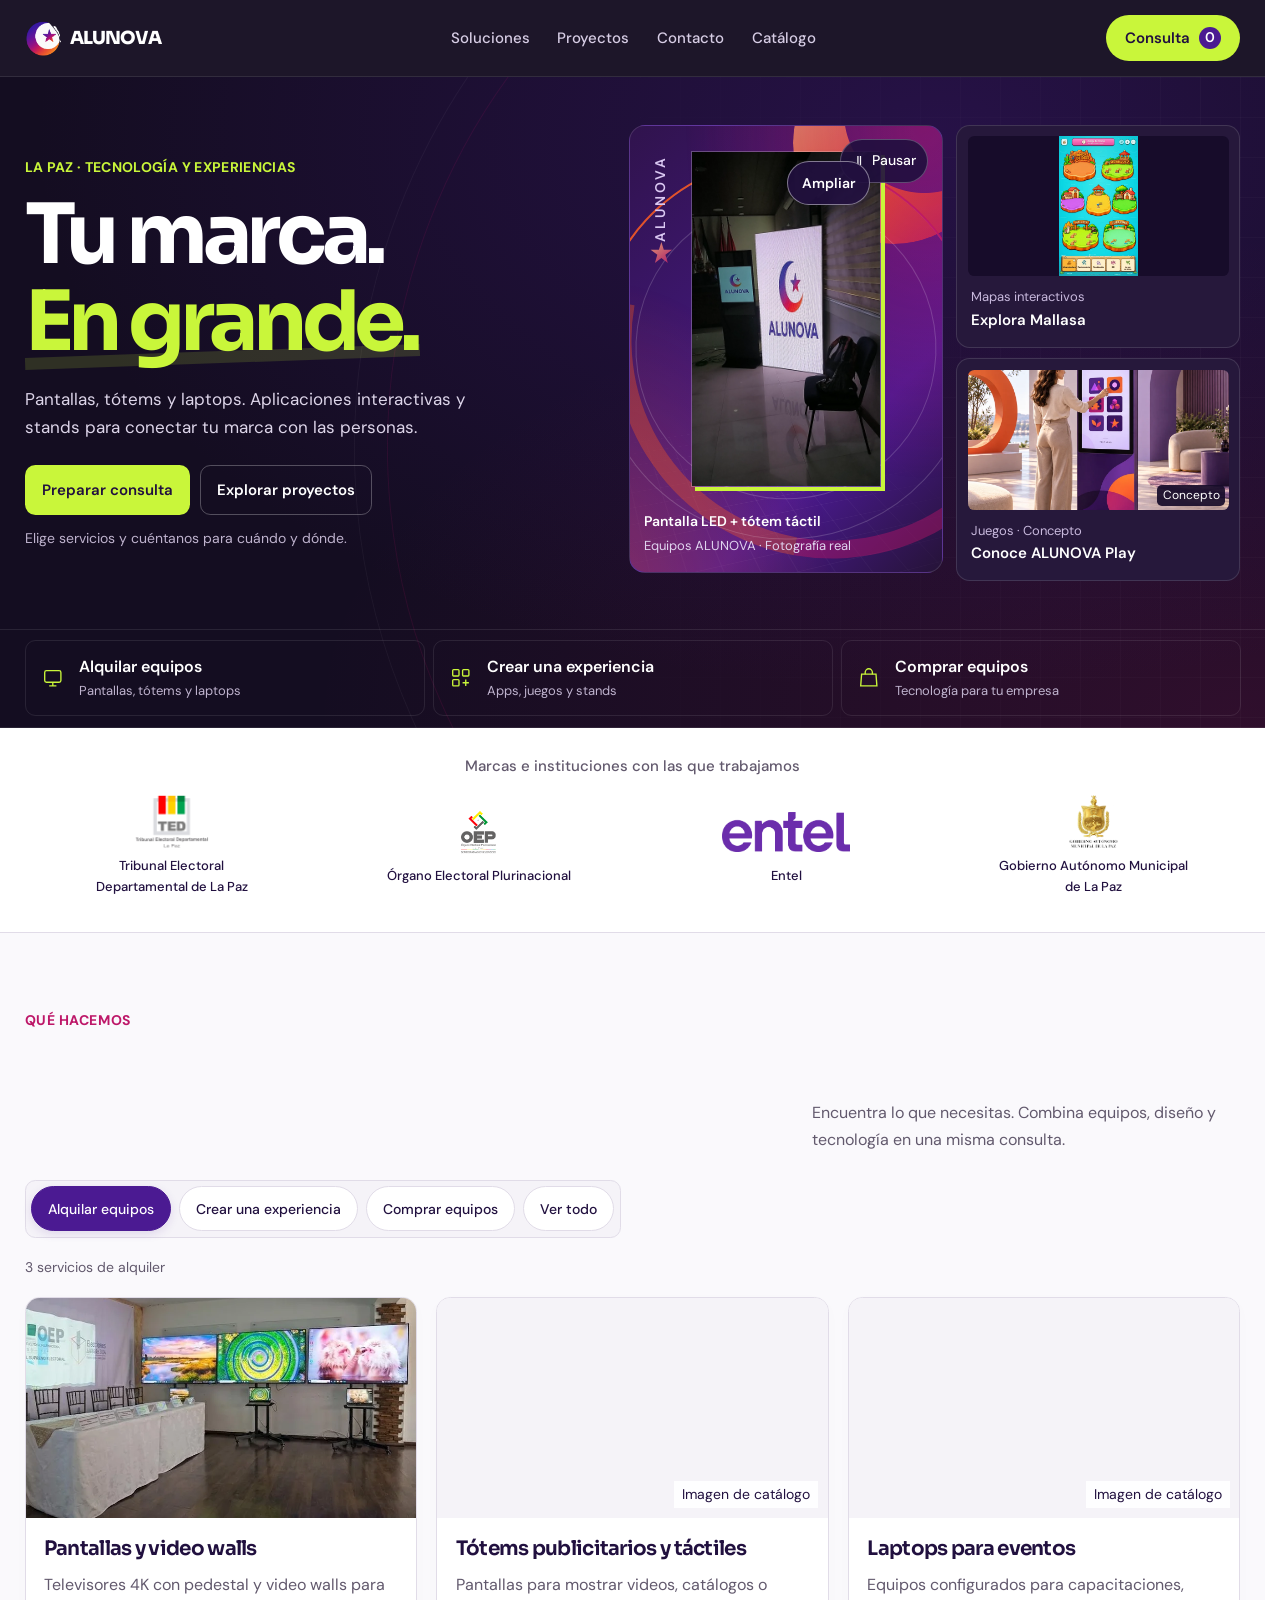
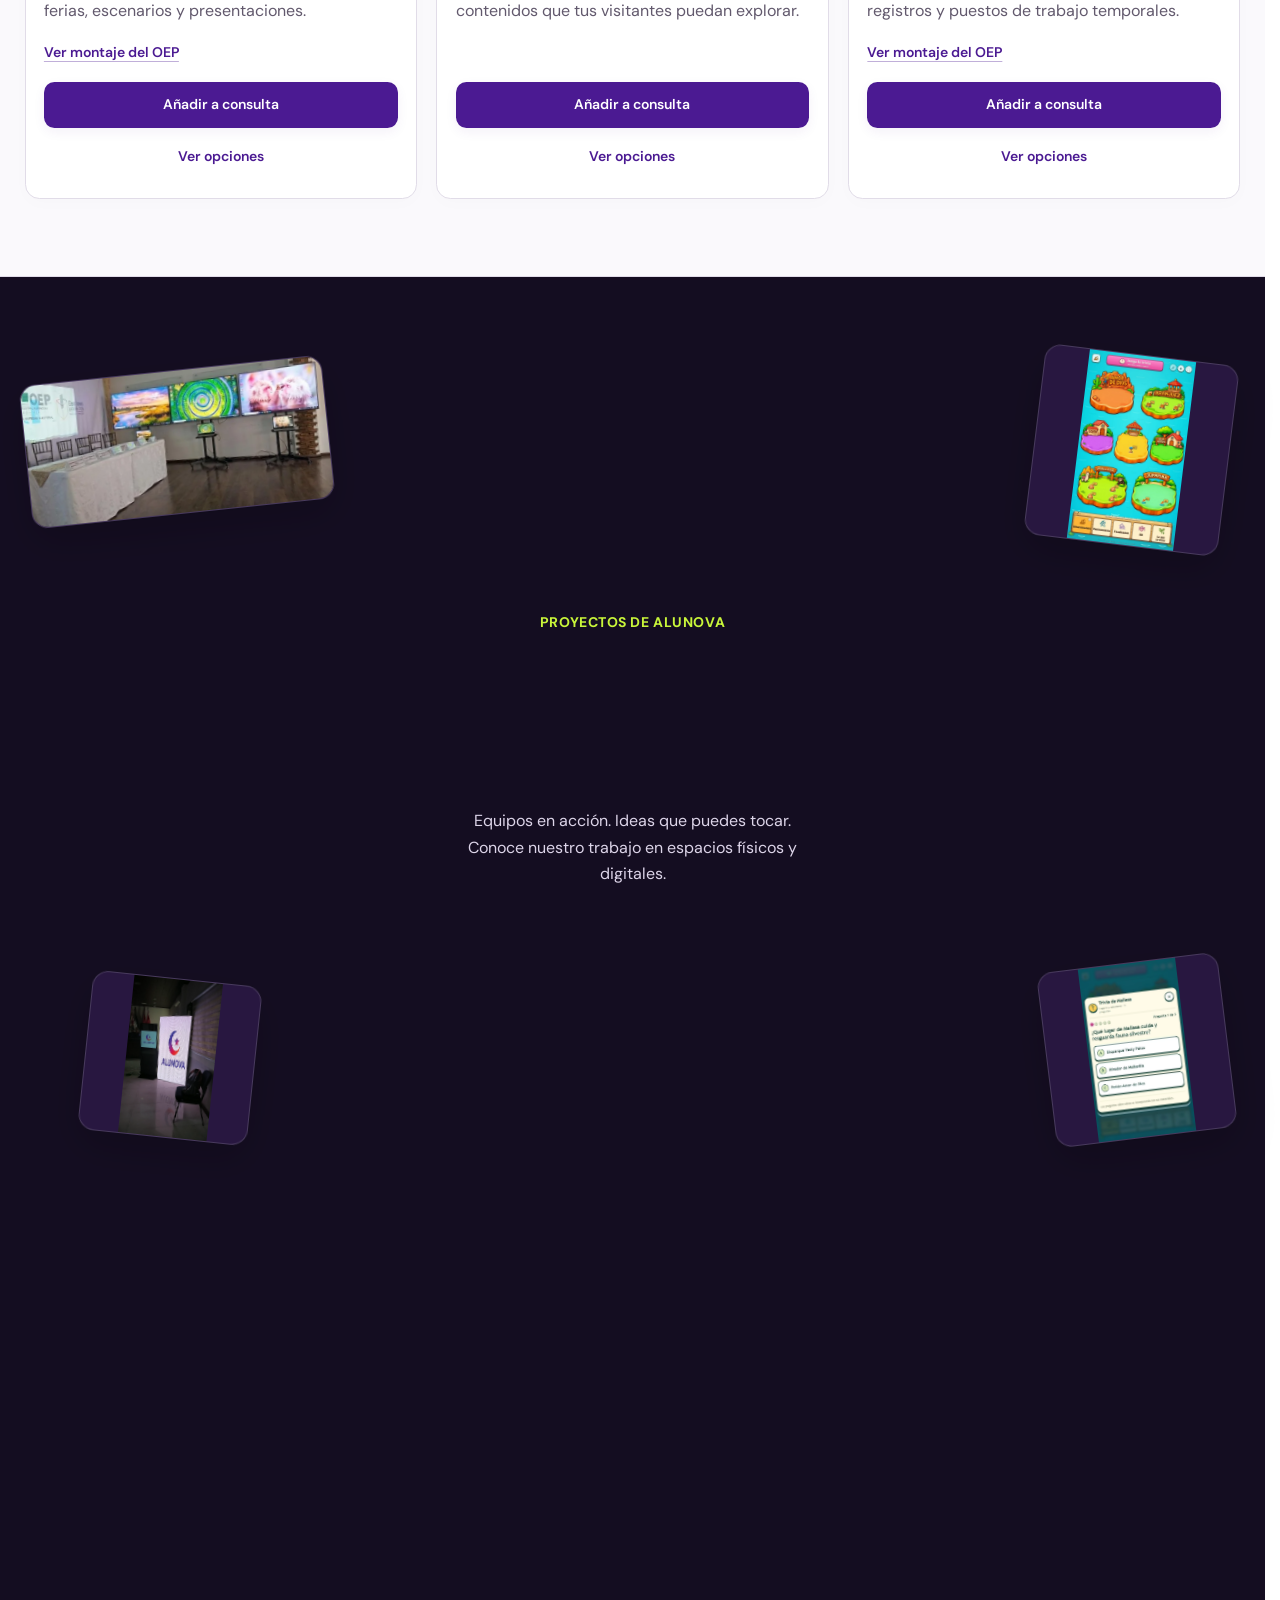
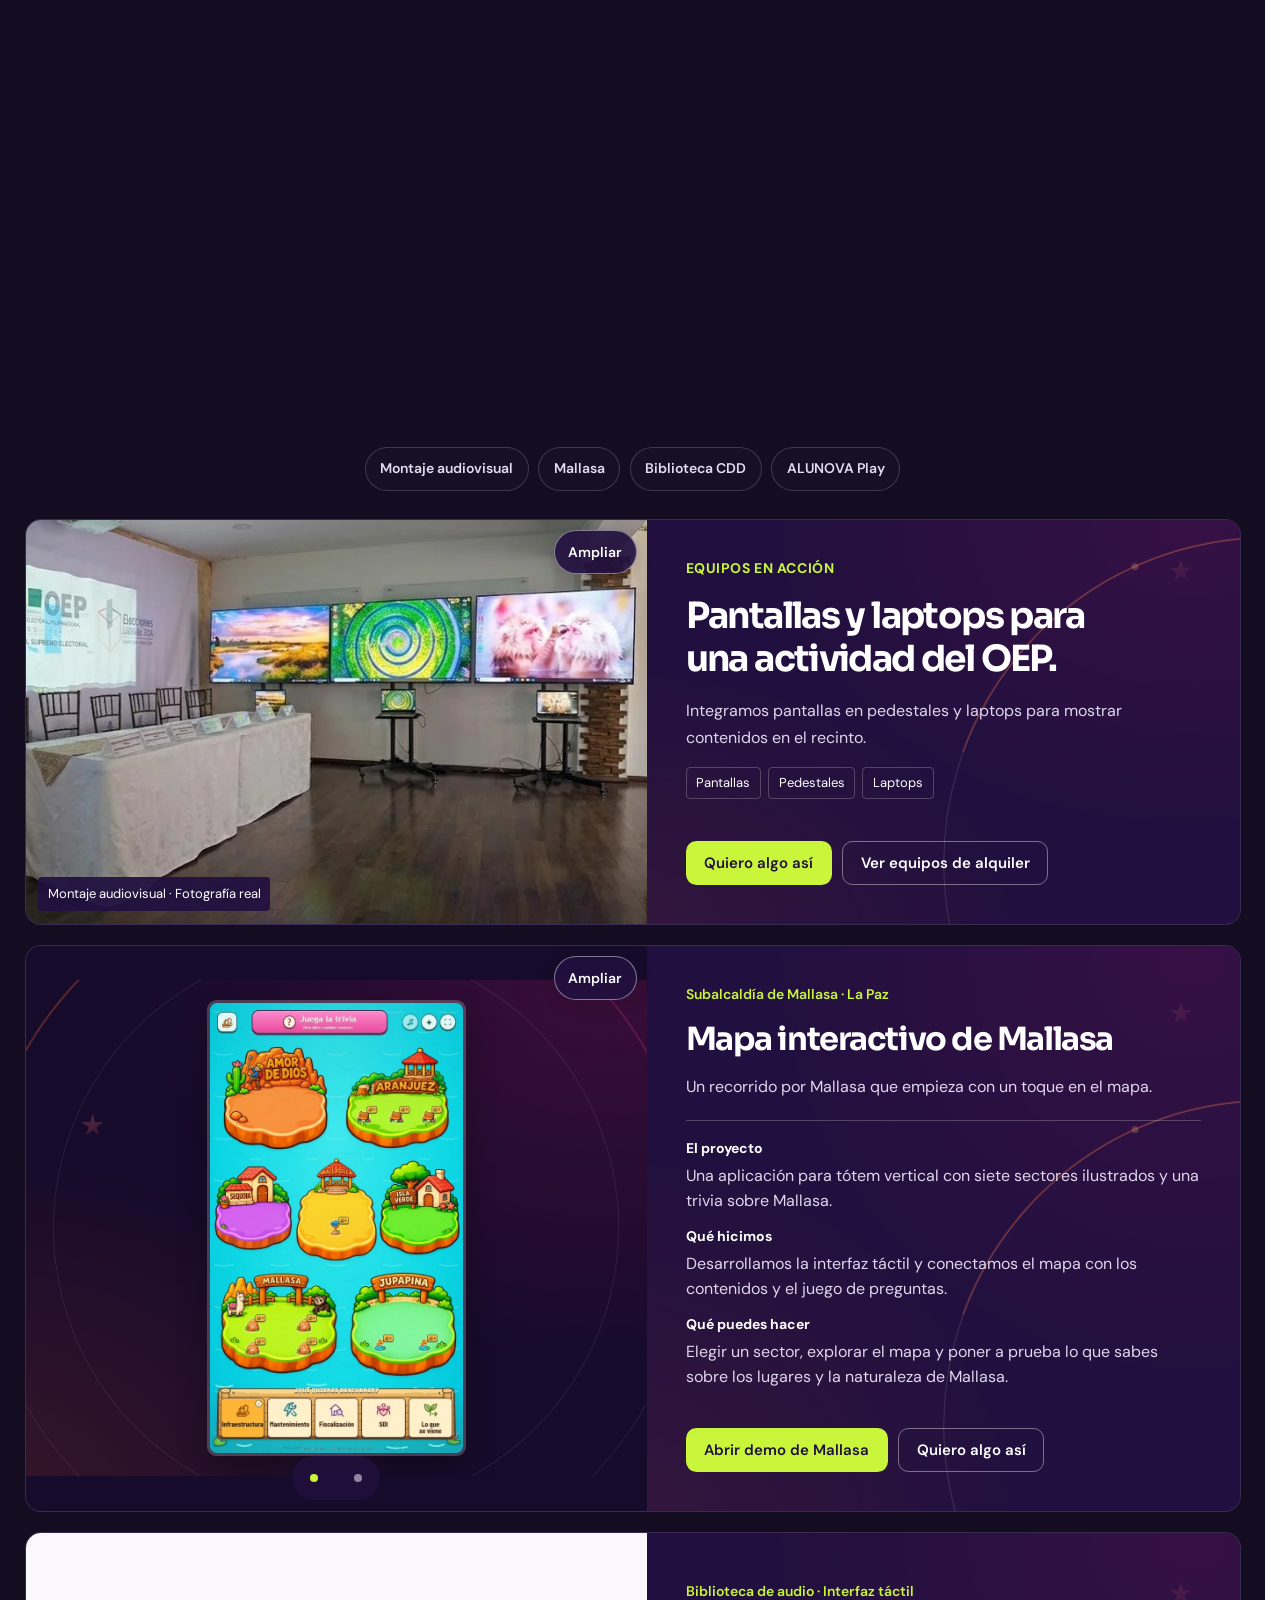
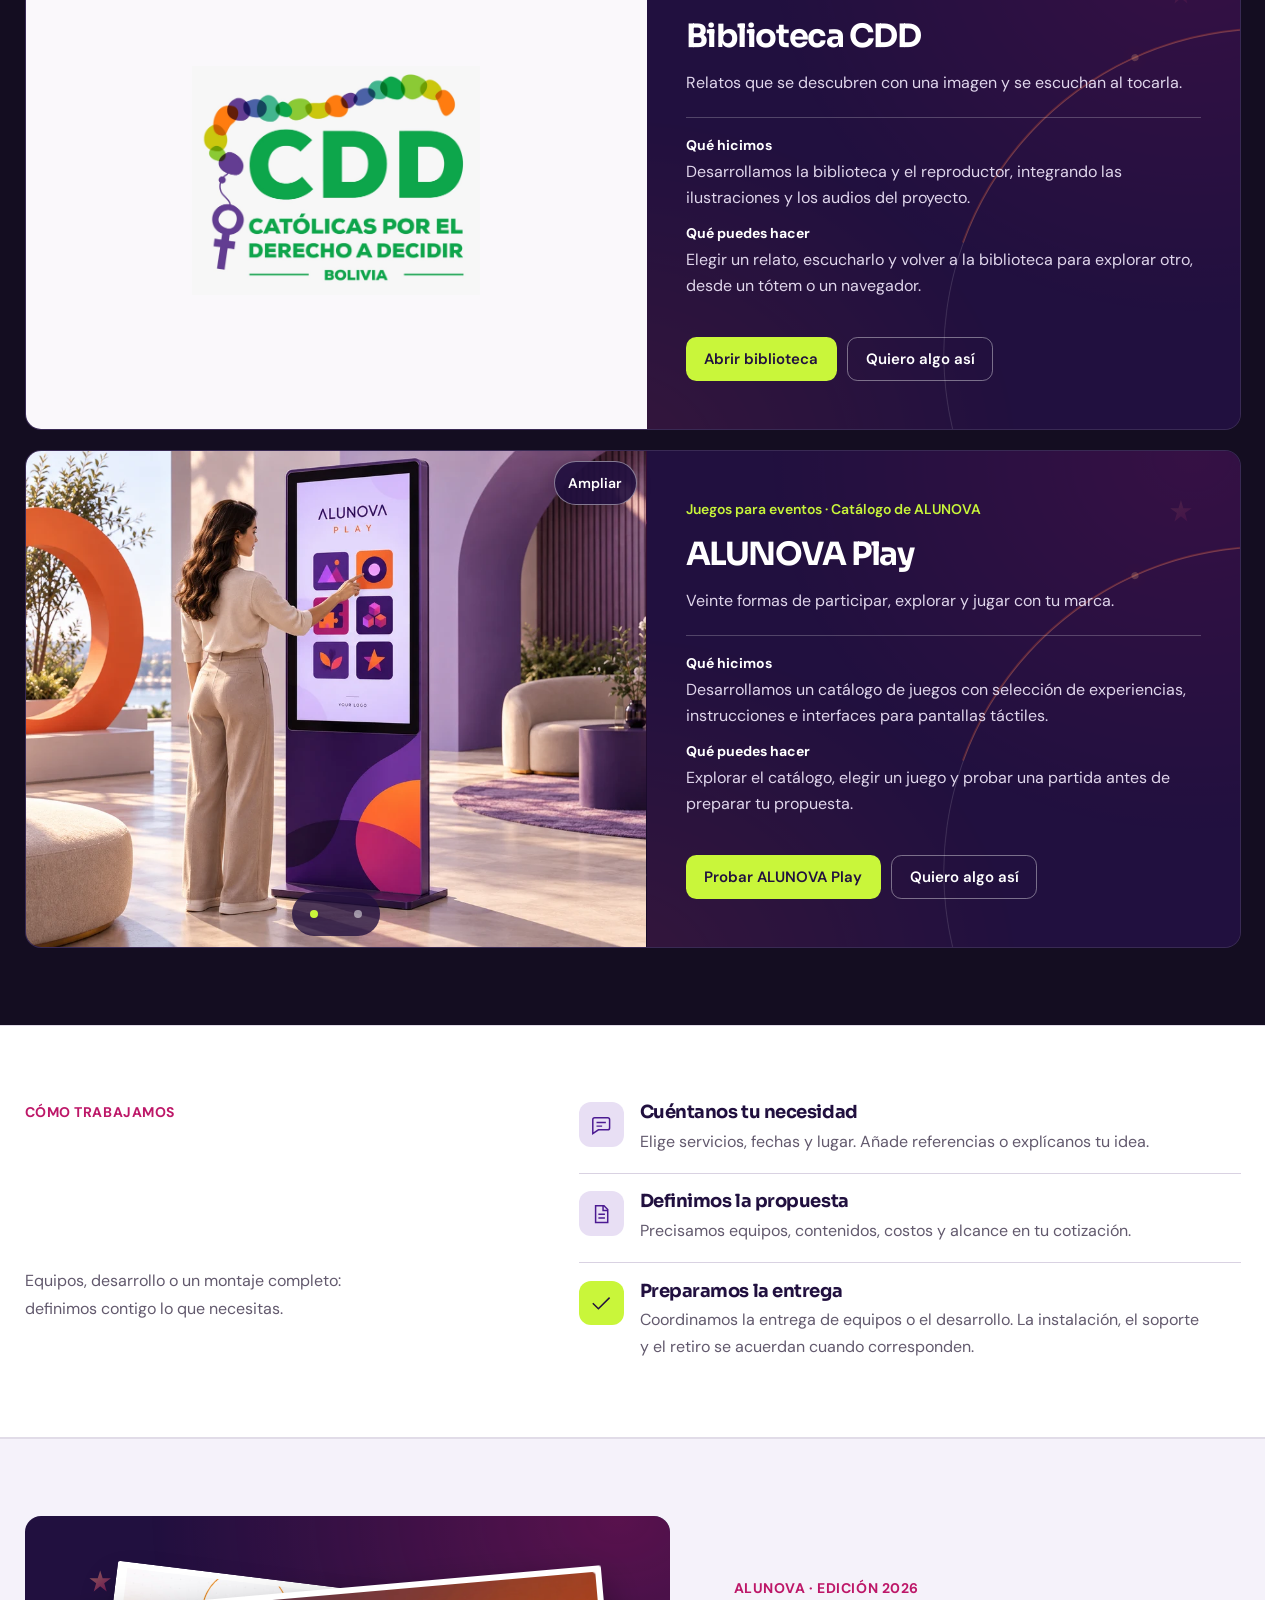
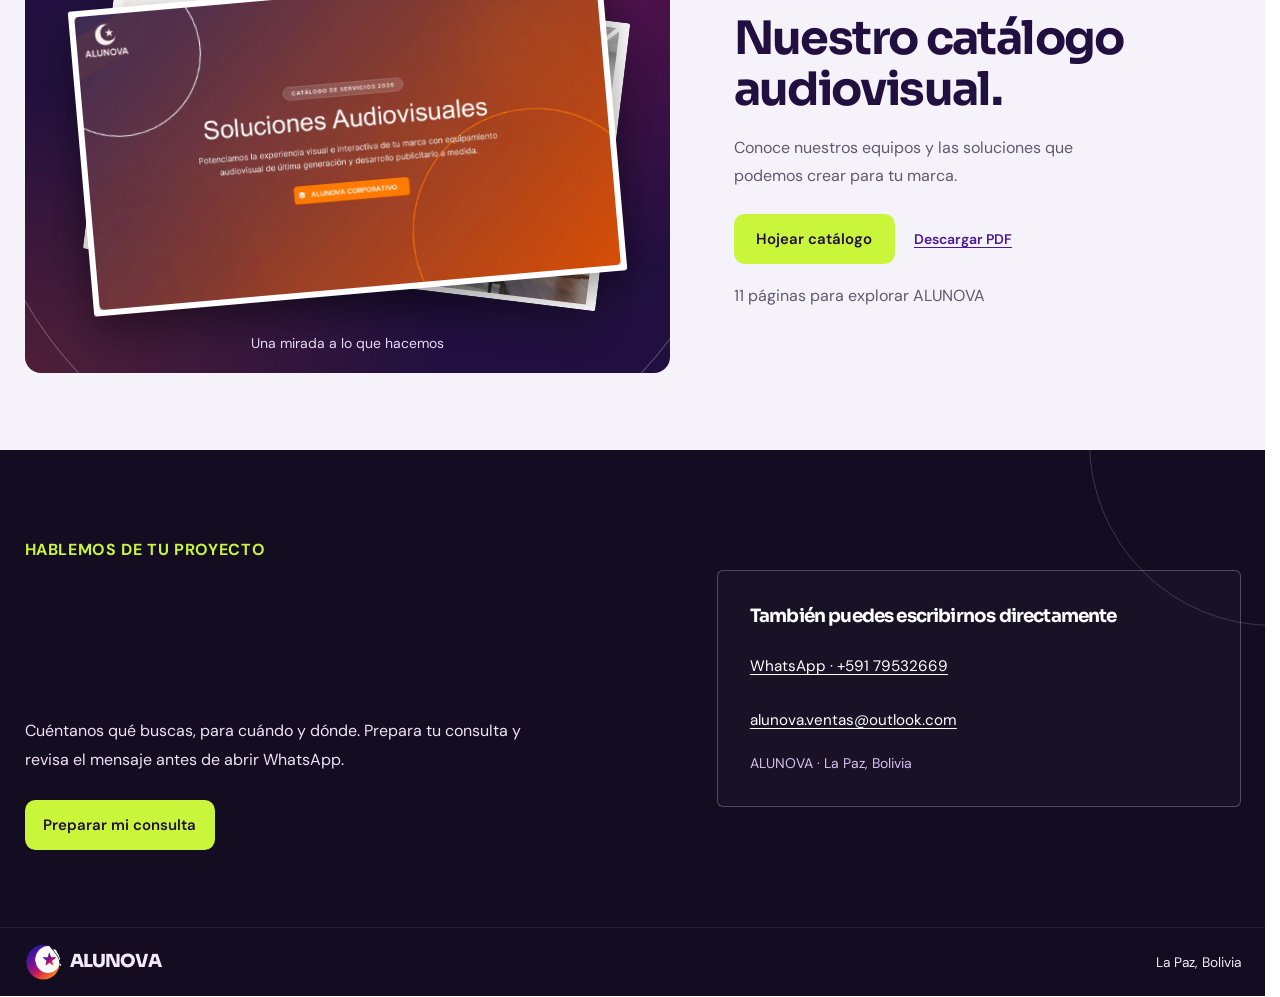
<file: index.html>
<!doctype html>
<html lang="es">
<head>
  <meta charset="utf-8">
  <meta name="viewport" content="width=device-width, initial-scale=1">
  <meta name="theme-color" content="#140d21">
  <title>ALUNOVA | Tecnología, diseño y experiencias</title>
  <meta name="description" content="Alquiler de televisores 4K, tótems táctiles y laptops. Video walls, juegos interactivos, stands y venta de equipos en Bolivia.">
  <link rel="icon" href="img/logo.png" type="image/png">
  <link rel="preload" href="img/fonts/sora-latin-variable.woff2" as="font" type="font/woff2" crossorigin>
  <link rel="preload" href="img/fonts/dm-sans.woff2" as="font" type="font/woff2" crossorigin>
  <link rel="stylesheet" href="css/redesign.css?v=consulta-2026">
  <link rel="stylesheet" href="css/consultas.css?v=consulta-2026">
  <link rel="stylesheet" href="css/proyectos.css?v=portfolio-2026">
  <link rel="stylesheet" href="css/experiencia.css?v=catalogo-editorial-2026">
  <link rel="stylesheet" href="css/catalogo.css?v=editorial-2026">
  <link rel="stylesheet" href="css/consulta.css?v=consulta-adaptativa-2026">
  <link rel="stylesheet" href="css/landing.css?v=sora-dm-2026">
  <link rel="stylesheet" href="css/casos.css?v=casos-unificados-2026">
  <link rel="stylesheet" href="css/ambiente.css?v=interacciones-2026">
  <link rel="stylesheet" href="css/tarjetas-movil.css?v=cartas-2026">
  <link rel="stylesheet" href="css/galerias.css?v=interacciones-2026">
  <link rel="stylesheet" href="css/conexiones.css?v=interacciones-2026">
  <link rel="stylesheet" href="css/lightbox.css?v=interacciones-2026">
  <link rel="stylesheet" href="css/escaparate.css?v=scroll-escenas-20261124">
  <script src="js/mobile-menu.js?v=2" defer></script>
  <script src="js/clientes-carousel.js" defer></script>
  <script src="js/main.js?v=consulta-adaptativa-2026" defer></script>
  <script src="js/proyectos.js?v=interacciones-2026" defer></script>
  <script src="js/experiencia.js?v=scroll-escenas-20261124" defer></script>
  <script src="js/catalogo.js?v=editorial-2026" defer></script>
  <script src="js/ambiente.js?v=interacciones-2026" defer></script>
  <script src="js/tarjetas-movil.js?v=cartas-2026" defer></script>
  <script src="js/lightbox.js?v=interacciones-2026" defer></script>
</head>
<body>
  <a class="skip-link" href="#contenido">Saltar al contenido</a>

  <header class="mega-header">
    <div class="container header-inner">
      <a href="#hero" class="brand" aria-label="ALUNOVA, inicio">
        <img src="img/logo.png" width="36" height="36" alt="">
        <span>ALUNOVA</span>
      </a>
      <nav id="menu-principal" class="site-nav" aria-label="Navegación principal">
        <ul class="nav-list">
          <li><a href="#servicios">Soluciones</a></li>
          <li><a href="#portafolio">Proyectos</a></li>
          <li><a href="#contacto">Contacto</a></li>
          <li><a href="#brochure">Catálogo</a></li>
        </ul>
      </nav>
      <a class="button button-primary header-contact" href="#contacto" data-open-inquiry>Consulta <span class="inquiry-count" data-inquiry-count>0</span></a>
      <button class="hamburguesa" type="button" aria-label="Abrir menú" aria-expanded="false" aria-controls="menu-principal">
        <span></span><span></span>
      </button>
    </div>
  </header>

  <main id="contenido" tabindex="-1">
    <section class="hero" id="hero" aria-labelledby="inicio-titulo">
      <div class="container hero-grid">
        <div class="hero-copy" id="nosotros">
          <p class="eyebrow">La Paz · Tecnología y experiencias</p>
          <h1 id="inicio-titulo">Tu marca.<br><em>En grande.</em></h1>
          <p class="lead">Pantallas, tótems y laptops. Aplicaciones interactivas y stands para conectar tu marca con las personas.</p>
          <div class="actions">
            <a class="button button-lime" href="#contacto" data-open-inquiry>Preparar consulta</a>
            <a class="button button-outline" href="#portafolio">Explorar proyectos</a>
          </div>
          <p class="hero-consult-hint">Elige servicios y cuéntanos para cuándo y dónde.</p>
        </div>
        <div class="hero-showcase" aria-label="Explora equipos y experiencias de ALUNOVA">
        <div class="hero-stage">
          <span class="stage-orbit" aria-hidden="true"></span>
          <span class="stage-word" aria-hidden="true">ALUNOVA</span>
          <figure class="hero-media">
            <img src="img/hero/equipos-alunova.webp" alt="Un tótem táctil y una pantalla LED vertical encendidos con el logo de ALUNOVA" width="900" height="1600" fetchpriority="high">
          </figure>
          <p class="stage-caption">Pantalla LED + tótem táctil <span>Equipos ALUNOVA · Fotografía real</span></p>
        </div>
        <div class="hero-previews">
          <a class="hero-preview hero-preview-map" href="#mallasa">
            <div class="hero-preview-image"><img src="img/aplicaciones/mallasa-mapa.webp" alt="Captura del mapa interactivo de Mallasa" width="576" height="1024" decoding="async"></div>
            <span class="hero-preview-copy"><small>Mapas interactivos</small><strong>Explora Mallasa</strong></span>
          </a>
          <a class="hero-preview hero-preview-play" href="#alunova-play">
            <div class="hero-preview-image"><img src="img/aplicaciones/alunova-play.webp" alt="Visualización conceptual de ALUNOVA Play en un tótem" width="960" height="768" decoding="async"><span class="hero-preview-material">Concepto</span></div>
            <span class="hero-preview-copy"><small>Juegos · Concepto</small><strong>Conoce ALUNOVA Play</strong></span>
          </a>
        </div>
        </div>
      </div>
      <nav class="hero-solutions" aria-label="Explorar soluciones de ALUNOVA">
        <div class="container">
          <a href="#servicios" data-filter-link="alquilar"><svg viewBox="0 0 24 24" fill="none" stroke="currentColor" stroke-width="1.5" aria-hidden="true"><rect x="3" y="4" width="18" height="13" rx="2"/><path d="M8 21h8m-4-4v4"/></svg><span>Alquilar equipos<small>Pantallas, tótems y laptops</small></span></a>
          <a href="#servicios" data-filter-link="crear"><svg viewBox="0 0 24 24" fill="none" stroke="currentColor" stroke-width="1.5" aria-hidden="true"><rect x="3" y="3" width="7" height="7" rx="1"/><rect x="14" y="3" width="7" height="7" rx="1"/><rect x="3" y="14" width="7" height="7" rx="1"/><path d="M14 17.5h7m-3.5-3.5v7"/></svg><span>Crear una experiencia<small>Apps, juegos y stands</small></span></a>
          <a href="#servicios" data-filter-link="comprar"><svg viewBox="0 0 24 24" fill="none" stroke="currentColor" stroke-width="1.5" aria-hidden="true"><path d="M4 8h16l1 13H3L4 8Z"/><path d="M8 8V6a4 4 0 0 1 8 0v2"/></svg><span>Comprar equipos<small>Tecnología para tu empresa</small></span></a>
        </div>
      </nav>
    </section>

    <section class="section clients-compact" id="clientes" aria-labelledby="clientes-titulo">
      <div class="container">
        <div class="section-heading">
          <h2 id="clientes-titulo">Marcas e instituciones con las que trabajamos</h2>
        </div>
        <ul class="clientes-track" id="logos-clientes" aria-label="Carrusel de clientes de ALUNOVA" tabindex="0">
          <li class="logo-slot">
            <img src="img/clientes/ted-la-paz.png" alt="" width="600" height="428" loading="lazy">
            <span>Tribunal Electoral Departamental de La Paz</span>
          </li>
          <li class="logo-slot">
            <img src="img/clientes/oep.png" alt="" width="200" height="200" loading="lazy">
            <span>Órgano Electoral Plurinacional</span>
          </li>
          <li class="logo-slot">
            <img src="img/clientes/entel.png" alt="" width="1501" height="461" loading="lazy">
            <span>Entel</span>
          </li>
          <li class="logo-slot">
            <img src="img/clientes/gamlp.png" alt="" width="121" height="121" loading="lazy">
            <span>Gobierno Autónomo Municipal de La Paz</span>
          </li>
        </ul>
        <div class="carousel-controls" role="group" aria-label="Controles del carrusel de clientes" hidden>
          <button class="carousel-button" type="button" data-clientes-prev aria-controls="logos-clientes" aria-label="Ver cliente anterior">‹</button>
          <span class="carousel-position" aria-live="polite"></span>
          <button class="carousel-button" type="button" data-clientes-next aria-controls="logos-clientes" aria-label="Ver siguiente cliente">›</button>
        </div>
      </div>
    </section>

    <section class="section" id="servicios" aria-labelledby="servicios-titulo">
      <div class="container">
        <div class="section-heading solutions-heading">
          <div>
            <p class="eyebrow">Qué hacemos</p>
            <h2 id="servicios-titulo">Equipos, diseño<br>y tecnología.</h2>
          </div>
          <div class="solutions-intro">
            <p>Encuentra lo que necesitas. Combina equipos, diseño y tecnología en una misma consulta.</p>
          </div>
        </div>

        <div class="service-filters" role="group" aria-label="Filtrar soluciones">
          <button type="button" class="filter-button" data-filter="alquilar" aria-pressed="true">Alquilar equipos</button>
          <button type="button" class="filter-button" data-filter="crear" aria-pressed="false">Crear una experiencia</button>
          <button type="button" class="filter-button" data-filter="comprar" aria-pressed="false">Comprar equipos</button>
          <button type="button" class="filter-button" data-filter="todos" aria-pressed="false">Ver todo</button>
        </div>
        <p class="service-results" id="service-results" role="status" aria-live="polite">3 soluciones de alquiler</p>
        <div class="service-grid">
          <article class="service-card" id="pantallas" data-service-id="pantallas" data-category="alquilar" data-quantity="true">
            <img class="service-media" src="img/servicios/alquiler.webp" alt="Televisores y laptops instalados para una actividad del OEP" width="760" height="494" loading="lazy" decoding="async">
            <div class="service-copy">
              <h3>Pantallas y video walls</h3>
              <p class="service-description">Televisores 4K con pedestal y video walls para ferias, escenarios y presentaciones.</p>
              <nav class="service-work-links" aria-label="Trabajo relacionado con pantallas"><a href="#montaje-oep" data-service-case-link>Ver montaje del OEP</a></nav>
              <template class="service-details"><p class="service-detail-lead">Tu contenido, a la vista de todos.</p><dl class="service-specs"><div><dt>Qué ofrecemos</dt><dd>Televisores de 65 pulgadas 4K con pedestal y configuración de video walls.</dd></div><div><dt>Para qué sirve</dt><dd>Videos, presentaciones y contenidos en ferias, escenarios y actividades institucionales.</dd></div><div><dt>Para preparar tu propuesta</dt><dd>Indica cantidad, fechas, lugar y qué contenido mostrarás. Coordinamos conexiones, cableado, instalación y retiro en la cotización.</dd></div></dl><nav class="service-work-links service-work-links-detail" aria-label="Trabajo relacionado con pantallas"><a href="#montaje-oep" data-service-case-link>Ver montaje del OEP</a></nav></template>

              <div class="service-actions">
                <button class="button button-outline" type="button" data-service-details="pantallas">Ver opciones</button>
                <button class="button button-primary" type="button" data-add-service="pantallas" aria-pressed="false">Añadir a mi consulta</button>
              </div>
            </div>
          </article>
          <article class="service-card" id="totems" data-service-id="totems" data-category="alquilar" data-quantity="true">
            <figure class="service-figure"><img class="service-media service-media-product" src="img/servicios/venta.webp" alt="Dos tótems táctiles con la identidad de ALUNOVA" width="760" height="513" loading="lazy" decoding="async"><figcaption>Imagen de catálogo</figcaption></figure>
            <div class="service-copy">
              <h3>Tótems publicitarios y táctiles</h3>
              <p class="service-description">Pantallas para mostrar videos, catálogos o contenidos que tus visitantes puedan explorar.</p>
              <template class="service-details"><p class="service-detail-lead">Una pantalla que invita a acercarse.</p><dl class="service-specs"><div><dt>Qué ofrecemos</dt><dd>Tótems publicitarios y táctiles para videos, catálogos e interfaces con tu marca.</dd></div><div><dt>Para qué sirve</dt><dd>Mostrar información o permitir que tus visitantes exploren mapas, juegos y contenidos interactivos.</dd></div><div><dt>Para preparar tu propuesta</dt><dd>Cuéntanos cuántos equipos necesitas, las fechas, el lugar y si ya tienes el contenido o necesitas desarrollarlo.</dd></div></dl></template>

              <div class="service-actions">
                <button class="button button-outline" type="button" data-service-details="totems">Ver opciones</button>
                <button class="button button-primary" type="button" data-add-service="totems" aria-pressed="false">Añadir a mi consulta</button>
              </div>
            </div>
          </article>
          <article class="service-card" id="laptops" data-service-id="laptops" data-category="alquilar" data-quantity="true">
            <figure class="service-figure"><img class="service-media service-media-laptop" src="img/servicios/laptops.webp" alt="Imagen de catálogo de una modelo sosteniendo una laptop" width="800" height="1071" loading="lazy" decoding="async"><figcaption>Imagen de catálogo</figcaption></figure>
            <div class="service-copy">
              <h3>Laptops para eventos</h3>
              <p class="service-description">Equipos configurados para capacitaciones, registros y puestos de trabajo temporales.</p>
              <nav class="service-work-links" aria-label="Trabajo relacionado con laptops"><a href="#montaje-oep" data-service-case-link>Ver montaje del OEP</a></nav>
              <template class="service-details"><p class="service-detail-lead">Puestos de trabajo para el tiempo que necesitas.</p><dl class="service-specs"><div><dt>Qué ofrecemos</dt><dd>Alquiler de laptops configuradas para tu actividad.</dd></div><div><dt>Para qué sirve</dt><dd>Capacitaciones, registros, eventos corporativos y trabajo temporal.</dd></div><div><dt>Para preparar tu propuesta</dt><dd>Indica cantidad, fechas, lugar y programas o tareas que utilizarás. Las características y el soporte se definen según tu necesidad.</dd></div></dl><nav class="service-work-links service-work-links-detail" aria-label="Trabajo relacionado con laptops"><a href="#montaje-oep" data-service-case-link>Ver montaje del OEP</a></nav></template>

              <div class="service-actions">
                <button class="button button-outline" type="button" data-service-details="laptops">Ver opciones</button>
                <button class="button button-primary" type="button" data-add-service="laptops" aria-pressed="false">Añadir a mi consulta</button>
              </div>
            </div>
          </article>
          <article class="service-card" id="interaccion" data-service-id="interaccion" data-category="crear" data-quantity="false">
            <img class="service-media service-media-product" src="img/servicios/aplicaciones.webp" alt="Interfaces de Ruleta y Trivia de ALUNOVA para pantallas táctiles" width="760" height="428" loading="lazy" decoding="async">
            <div class="service-copy">
              <h3>Juegos y aplicaciones a medida</h3>
              <p class="service-description">Ruletas, trivias, mapas y bibliotecas con la imagen de tu marca.</p>
              <nav class="service-work-links" aria-label="Explorar aplicaciones y juegos"><a href="#mallasa" data-service-case-link aria-label="Explorar el mapa de Mallasa">Mallasa</a><a href="#biblioteca-cdd" data-service-case-link aria-label="Explorar Biblioteca CDD">Biblioteca CDD</a><a href="#alunova-play" data-service-case-link aria-label="Explorar los juegos de ALUNOVA Play">ALUNOVA Play</a></nav>
              <template class="service-details"><p class="service-detail-lead">Tu marca también se puede explorar y jugar.</p><dl class="service-specs"><div><dt>Qué podemos crear</dt><dd>Ruletas, trivias, mapas, bibliotecas digitales y formularios con tu identidad.</dd></div><div><dt>Dónde se usa</dt><dd>En un tótem táctil o navegador, según el proyecto. Puedes probar las demos de Mallasa, Biblioteca CDD y ALUNOVA Play.</dd></div><div><dt>Para preparar tu propuesta</dt><dd>Cuéntanos el objetivo, el público, la fecha y los contenidos disponibles. Indica si también necesitas alquilar el equipo.</dd></div></dl><nav class="service-work-links service-work-links-detail" aria-label="Explorar aplicaciones y juegos"><a href="#mallasa" data-service-case-link>Mapa de Mallasa</a><a href="#biblioteca-cdd" data-service-case-link>Biblioteca CDD</a><a href="#alunova-play" data-service-case-link>ALUNOVA Play</a></nav></template>

              <div class="service-actions">
                <button class="button button-outline" type="button" data-service-details="interaccion">Ver opciones</button>
                <button class="button button-primary" type="button" data-add-service="interaccion" aria-pressed="false">Añadir a mi consulta</button>
              </div>
            </div>
          </article>
          <article class="service-card" id="stands" data-service-id="stands" data-category="crear" data-quantity="false">
            <figure class="service-figure">
              <img class="service-media" src="img/servicios/stands.webp" alt="Visualización tridimensional de un stand con pantallas y mobiliario" width="900" height="1054" loading="lazy" decoding="async">
              <figcaption>Diseño conceptual de stand</figcaption>
            </figure>
            <div class="service-copy">
              <h3>Diseño y montaje de stands</h3>
              <p class="service-description">Diseño 3D y montaje de espacios con pantallas y experiencias interactivas.</p>
              <template class="service-details"><p class="service-detail-lead">Del diseño del espacio a la experiencia de tu marca.</p><dl class="service-specs"><div><dt>Qué ofrecemos</dt><dd>Diseño 3D y montaje de stands adaptados a tu espacio e identidad.</dd></div><div><dt>Qué podemos integrar</dt><dd>Pantallas, tótems y aplicaciones interactivas dentro de la propuesta del stand.</dd></div><div><dt>Para preparar tu propuesta</dt><dd>Comparte medidas, recinto, fechas y referencias. Definimos materiales, equipamiento y alcance antes del montaje.</dd></div></dl></template>

              <div class="service-actions">
                <button class="button button-outline" type="button" data-service-details="stands">Ver opciones</button>
                <button class="button button-primary" type="button" data-add-service="stands" aria-pressed="false">Añadir a mi consulta</button>
              </div>
            </div>
          </article>
          <article class="service-card" id="venta" data-service-id="venta" data-category="comprar" data-quantity="true">
            <img class="service-media" src="img/servicios/eventos.webp" alt="Pantallas sobre pedestales preparadas para un evento" width="760" height="570" loading="lazy" decoding="async">
            <div class="service-copy">
              <h3>Venta de equipos</h3>
              <p class="service-description">Laptops, monitores, celulares y equipos audiovisuales para tu empresa.</p>
              <template class="service-details"><p class="service-detail-lead">Equipamiento que responde a tu trabajo.</p><dl class="service-specs"><div><dt>Qué puedes solicitar</dt><dd>Laptops, monitores, celulares y equipos informáticos y audiovisuales para empresas e instituciones.</dd></div><div><dt>Cómo elegimos la opción</dt><dd>Revisamos el uso que le darás y las características que necesitas.</dd></div><div><dt>Para preparar tu propuesta</dt><dd>Indica tipo de equipo, cantidad, requisitos y lugar de entrega. Consulta modelos, disponibilidad y condiciones en tu cotización.</dd></div></dl></template>

              <div class="service-actions">
                <button class="button button-outline" type="button" data-service-details="venta">Ver opciones</button>
                <button class="button button-primary" type="button" data-add-service="venta" aria-pressed="false">Añadir a mi consulta</button>
              </div>
            </div>
          </article>
        </div>

      </div>
    </section>

    <section class="section case-projects" id="portafolio" aria-labelledby="proyectos-titulo">
      <div class="container" id="aplicaciones">
        <div class="project-orbit-scroll">
        <div class="case-heading project-orbit">
          <div class="project-orbit-copy">
            <p class="eyebrow">Proyectos de ALUNOVA</p>
            <h2 id="proyectos-titulo">Explora lo<br>que creamos.</h2>
            <p>Equipos en acción. Ideas que puedes tocar. Conoce nuestro trabajo en espacios físicos y digitales.</p>
          </div>
          <div class="project-orbit-item project-orbit-oep" aria-hidden="true"><img src="img/servicios/alquiler.webp" alt="" width="760" height="494" loading="lazy" decoding="async"></div>
          <div class="project-orbit-item project-orbit-map" aria-hidden="true"><img src="img/aplicaciones/mallasa-mapa.webp" alt="" width="576" height="1024" loading="lazy" decoding="async"></div>
          <div class="project-orbit-item project-orbit-equipment" aria-hidden="true"><img src="img/hero/equipos-alunova.webp" alt="" width="900" height="1600" loading="lazy" decoding="async"></div>
          <div class="project-orbit-item project-orbit-trivia" aria-hidden="true"><img src="img/aplicaciones/mallasa-trivia.webp" alt="" width="480" height="854" loading="lazy" decoding="async"></div>
        </div>
        </div>
        <nav class="case-index" aria-label="Ir a un proyecto">
          <a href="#montaje-oep">Montaje audiovisual</a>
          <a href="#mallasa">Mallasa</a>
          <a href="#biblioteca-cdd">Biblioteca CDD</a>
          <a href="#alunova-play">ALUNOVA Play</a>
        </nav>

        <article class="installation-case" id="montaje-oep" aria-labelledby="oep-titulo">
          <figure class="installation-photo">
            <img src="img/servicios/alquiler.webp" alt="Tres pantallas en pedestales y laptops instaladas para una actividad del OEP" width="760" height="494" loading="lazy" decoding="async">
            <figcaption>Montaje audiovisual · Fotografía real</figcaption>
          </figure>
          <div class="installation-copy">
            <p class="eyebrow">Equipos en acción</p>
            <h3 id="oep-titulo">Pantallas y laptops para una actividad del OEP.</h3>
            <p>Integramos pantallas en pedestales y laptops para mostrar contenidos en el recinto.</p>
            <ul class="installation-tags" aria-label="Equipamiento del montaje"><li>Pantallas</li><li>Pedestales</li><li>Laptops</li></ul>
            <div class="case-actions installation-actions">
              <button class="button button-lime" type="button" data-project-request="Montaje audiovisual del OEP" data-project-services="pantallas,laptops">Quiero algo así</button>
              <a class="button button-outline" href="#pantallas" data-filter-link="alquilar">Ver equipos de alquiler</a>
            </div>
          </div>
        </article>

        <article class="case-study case-featured" id="mallasa" aria-labelledby="mallasa-titulo">
          <div class="case-gallery" data-case-gallery role="region" aria-label="Imágenes del proyecto Mallasa">
            <div class="case-gallery-track" id="mallasa-galeria" data-case-track tabindex="0" aria-label="Galería de Mallasa. Usa las flechas del teclado para cambiar de imagen.">
              <figure class="case-slide">
                <div class="case-screen case-screen-mallasa">
                  <img src="img/aplicaciones/mallasa-mapa.webp" alt="Captura del mapa táctil con los siete sectores ilustrados de Mallasa" width="576" height="1024" loading="lazy" decoding="async">
                </div>
                <figcaption>El mapa permite elegir un sector y explorar sus contenidos.</figcaption>
              </figure>
              <figure class="case-slide">
                <div class="case-screen case-screen-mallasa">
                  <img src="img/aplicaciones/mallasa-trivia.webp" alt="Captura de la trivia con una pregunta sobre la fauna de Mallasa y tres respuestas" width="480" height="854" loading="lazy" decoding="async">
                </div>
                <figcaption>La trivia invita a descubrir los lugares y la naturaleza de Mallasa.</figcaption>
              </figure>
            </div>
            <div class="case-gallery-controls" data-case-controls hidden>
              <button type="button" data-case-previous aria-controls="mallasa-galeria" aria-label="Imagen anterior del proyecto Mallasa">Anterior</button>
              <span class="case-gallery-position" data-case-position role="status" aria-live="polite" aria-atomic="true">1 de 2</span>
              <button type="button" data-case-next aria-controls="mallasa-galeria" aria-label="Imagen siguiente del proyecto Mallasa">Siguiente</button>
            </div>
          </div>
          <div class="case-copy">
            <p class="case-context">Subalcaldía de Mallasa · La Paz</p>
            <h3 id="mallasa-titulo">Mapa interactivo de Mallasa</h3>
            <p class="case-intro">Un recorrido por Mallasa que empieza con un toque en el mapa.</p>
            <dl class="case-details">
              <div><dt>El proyecto</dt><dd>Una aplicación para tótem vertical con siete sectores ilustrados y una trivia sobre Mallasa.</dd></div>
              <div><dt>Qué hicimos</dt><dd>Desarrollamos la interfaz táctil y conectamos el mapa con los contenidos y el juego de preguntas.</dd></div>
              <div><dt>Qué puedes hacer</dt><dd>Elegir un sector, explorar el mapa y poner a prueba lo que sabes sobre los lugares y la naturaleza de Mallasa.</dd></div>
            </dl>
            <div class="case-actions">
              <a class="button button-primary" href="https://alunova-mallasa-interactivo.videoinsitucional.chatgpt.site/" target="_blank" rel="noopener noreferrer">Abrir demo de Mallasa</a>
              <button class="button button-outline" type="button" data-project-request="Mallasa · Mapa interactivo" data-project-services="interaccion">Quiero algo así</button>
            </div>
          </div>
        </article>

        <div class="case-grid">
          <article class="case-study" id="biblioteca-cdd" aria-labelledby="biblioteca-cdd-titulo">
            <figure class="case-identity">
              <div class="case-identity-image">
                <img src="img/aplicaciones/biblioteca-cdd.png" alt="Identidad gráfica de CDD Bolivia" width="1280" height="1018" loading="lazy" decoding="async">
              </div>
              <figcaption>Identidad del proyecto · CDD Bolivia</figcaption>
            </figure>
            <div class="case-copy">
              <p class="case-context">Biblioteca de audio · Interfaz táctil</p>
              <h3 id="biblioteca-cdd-titulo">Biblioteca CDD</h3>
              <p class="case-intro">Relatos que se descubren con una imagen y se escuchan al tocarla.</p>
              <dl class="case-details">
                <div><dt>Qué hicimos</dt><dd>Desarrollamos la biblioteca y el reproductor, integrando las ilustraciones y los audios del proyecto.</dd></div>
                <div><dt>Qué puedes hacer</dt><dd>Elegir un relato, escucharlo y volver a la biblioteca para explorar otro, desde un tótem o un navegador.</dd></div>
              </dl>
              <div class="case-actions">
                <a class="button button-primary" href="https://alunova-tech.github.io/BibliotecaCDD/" target="_blank" rel="noopener noreferrer">Abrir biblioteca</a>
                <button class="button button-outline" type="button" data-project-request="Biblioteca CDD" data-project-services="interaccion">Quiero algo así</button>
              </div>
            </div>
          </article>

          <article class="case-study" id="alunova-play" aria-labelledby="alunova-play-titulo">
            <div class="case-gallery" data-case-gallery role="region" aria-label="Imágenes de ALUNOVA Play">
              <div class="case-gallery-track" id="play-galeria" data-case-track tabindex="0" aria-label="Galería de ALUNOVA Play. Usa las flechas del teclado para cambiar de imagen.">
                <figure class="case-slide">
                  <div class="case-screen case-screen-play">
                    <img src="img/aplicaciones/alunova-play.webp" alt="Visualización conceptual de una persona usando un tótem con la identidad de ALUNOVA Play" width="960" height="768" loading="lazy" decoding="async">
                  </div>
                  <figcaption>Visualización de la experiencia en un tótem.</figcaption>
                </figure>
                <figure class="case-slide">
                  <div class="case-screen case-screen-play case-screen-art">
                    <img src="apps/alunova-play/assets/puzzle-world.png" alt="Ilustración morada y naranja con la luna y la estrella que utiliza el juego de rompecabezas" width="1254" height="1254" loading="lazy" decoding="async">
                  </div>
                  <figcaption>Arte del rompecabezas que puedes probar en el catálogo.</figcaption>
                </figure>
              </div>
              <div class="case-gallery-controls" data-case-controls hidden>
                <button type="button" data-case-previous aria-controls="play-galeria" aria-label="Imagen anterior de ALUNOVA Play">Anterior</button>
                <span class="case-gallery-position" data-case-position role="status" aria-live="polite" aria-atomic="true">1 de 2</span>
                <button type="button" data-case-next aria-controls="play-galeria" aria-label="Imagen siguiente de ALUNOVA Play">Siguiente</button>
              </div>
            </div>
            <div class="case-copy">
              <p class="case-context">Juegos para eventos · Catálogo de ALUNOVA</p>
              <h3 id="alunova-play-titulo">ALUNOVA Play</h3>
              <p class="case-intro">Veinte formas de participar, explorar y jugar con tu marca.</p>
              <dl class="case-details">
                <div><dt>Qué hicimos</dt><dd>Desarrollamos un catálogo de juegos con selección de experiencias, instrucciones e interfaces para pantallas táctiles.</dd></div>
                <div><dt>Qué puedes hacer</dt><dd>Explorar el catálogo, elegir un juego y probar una partida antes de preparar tu propuesta.</dd></div>
              </dl>
              <div class="case-actions">
                <a class="button button-primary" href="apps/alunova-play/index.html">Probar ALUNOVA Play</a>
                <button class="button button-outline" type="button" data-project-request="ALUNOVA Play" data-project-services="interaccion">Quiero algo así</button>
              </div>
            </div>
          </article>
        </div>
      </div>
    </section>



    <section class="section process" id="como-trabajamos" aria-labelledby="proceso-titulo">
      <div class="container process-layout">
        <div class="process-heading"><p class="eyebrow">Cómo trabajamos</p><h2 id="proceso-titulo">Tu proyecto,<br>bien encaminado.</h2><p>Equipos, desarrollo o un montaje completo: definimos contigo lo que necesitas.</p></div>
        <ol class="process-steps">
          <li><span class="process-mark" aria-hidden="true"><svg viewBox="0 0 24 24" fill="none" stroke="currentColor" stroke-width="1.6"><path d="M5 4h14a2 2 0 0 1 2 2v9a2 2 0 0 1-2 2H9l-6 4V6a2 2 0 0 1 2-2Z"/><path d="M7 9h10M7 13h6"/></svg></span><div><h3>Cuéntanos tu necesidad</h3><p>Elige servicios, fechas y lugar. Añade referencias o explícanos tu idea.</p></div></li>
          <li><span class="process-mark" aria-hidden="true"><svg viewBox="0 0 24 24" fill="none" stroke="currentColor" stroke-width="1.6"><path d="M6 3h9l4 4v14H6Z"/><path d="M14 3v5h5M9 12h7M9 16h7"/></svg></span><div><h3>Definimos la propuesta</h3><p>Precisamos equipos, contenidos, costos y alcance en tu cotización.</p></div></li>
          <li><span class="process-mark" aria-hidden="true"><svg viewBox="0 0 24 24" fill="none" stroke="currentColor" stroke-width="1.6"><path d="m3 12 6 6L21 6"/></svg></span><div><h3>Preparamos la entrega</h3><p>Coordinamos la entrega de equipos o el desarrollo. La instalación, el soporte y el retiro se acuerdan cuando corresponden.</p></div></li>
        </ol>
      </div>
    </section>

    <section class="catalog-showcase" id="brochure" aria-labelledby="brochure-titulo">
      <div class="container catalog-layout">
        <div class="catalog-art">
          <img class="catalog-paper-back" src="img/catalogo/pagina-03.webp" alt="" width="1440" height="810" loading="lazy" aria-hidden="true">
          <button class="catalog-cover" type="button" data-open-catalog-reader aria-label="Hojear el catálogo audiovisual de ALUNOVA">
            <img src="img/catalogo/pagina-01.webp" alt="Portada original del catálogo audiovisual de ALUNOVA" width="1440" height="810" loading="lazy">
          </button>
          <span class="catalog-art-caption">Una mirada a lo que hacemos</span>
        </div>
        <div class="catalog-editorial-copy">
          <p class="eyebrow">ALUNOVA · Edición 2026</p>
          <h2 id="brochure-titulo">Nuestro catálogo<br>audiovisual.</h2>
          <p>Conoce nuestros equipos y las soluciones que podemos crear para tu marca.</p>
          <div class="catalog-editorial-actions">
            <button class="button button-lime" type="button" data-open-catalog-reader>Hojear catálogo</button>
            <a class="catalog-download" href="docs/brochure-alunova-2026.pdf" download>Descargar PDF</a>
          </div>
          <p class="catalog-edition-note">11 páginas para explorar ALUNOVA</p>
        </div>
      </div>
    </section>

    <section class="section contact" id="contacto" aria-labelledby="contacto-titulo">
      <div class="container contact-grid">
        <div class="contact-copy">
          <p class="eyebrow">Hablemos de tu proyecto</p>
          <h2 id="contacto-titulo">¿Qué necesitas<br>hacer realidad?</h2>
          <p>Cuéntanos qué buscas, para cuándo y dónde. Prepara tu consulta y revisa el mensaje antes de abrir WhatsApp.</p>
          <div class="actions">
            <a class="button button-light" href="#servicios" data-open-inquiry>Preparar mi consulta</a>
          </div>
        </div>
        <div class="contact-channels">
          <h3>También puedes escribirnos directamente</h3>
          <a href="https://wa.me/59179532669" target="_blank" rel="noopener noreferrer">WhatsApp · +591 79532669</a>
          <a href="mailto:alunova.ventas@outlook.com">alunova.ventas@outlook.com</a>
          <p>ALUNOVA · La Paz, Bolivia</p>
        </div>
      </div>
    </section>
  </main>

  <footer class="site-footer">
    <div class="container footer-inner">
      <a href="#hero" class="brand" aria-label="ALUNOVA, volver al inicio">
        <img src="img/logo.png" width="32" height="32" alt="">
        <span>ALUNOVA</span>
      </a>
      <span>La Paz, Bolivia</span>
    </div>
  </footer>

  <div class="inquiry-bar" id="inquiry-bar" hidden>
    <div class="container">
      <p id="inquiry-bar-summary">Elige los servicios que necesitas</p>
      <button class="button button-lime" type="button" data-open-inquiry>Mi consulta <span class="inquiry-count" data-inquiry-count>0</span></button>
    </div>
  </div>

  <p class="sr-only" id="selection-status" role="status" aria-live="polite"></p>
  <div class="selection-undo" id="selection-undo" hidden>
    <p id="selection-undo-message" role="status" aria-live="polite" aria-atomic="true"></p>
    <button type="button" id="selection-undo-button">Deshacer</button>
  </div>

  <dialog id="catalog-reader" class="catalog-reader" aria-labelledby="catalog-reader-title">
    <header class="catalog-reader-header">
      <div><p class="eyebrow">ALUNOVA</p><h2 id="catalog-reader-title">Catálogo audiovisual</h2></div>
      <button class="catalog-reader-close" type="button" data-close-catalog-reader aria-label="Cerrar el catálogo">×</button>
    </header>
    <div class="catalog-page-viewport" tabindex="0" aria-label="Página del catálogo. Usa las flechas del teclado para cambiar de página.">
      <img id="catalog-page-image" src="img/catalogo/pagina-01.webp" alt="Catálogo ALUNOVA, página 1 de 11" width="1440" height="810" draggable="false" loading="lazy">
    </div>
    <footer class="catalog-reader-footer">
      <div class="catalog-reader-pagination">
        <button type="button" data-catalog-prev>Anterior</button>
        <label class="catalog-page-picker"><span class="sr-only">Ir a página</span><select id="catalog-page-select" aria-label="Ir a página"><option value="1">Página 1</option></select></label>
        <button type="button" data-catalog-next>Siguiente</button>
        <span class="catalog-reader-position" data-catalog-position role="status" aria-live="polite" aria-atomic="true">1 de 11</span>
      </div>
      <div class="catalog-reader-tools">
        <button type="button" data-catalog-zoom aria-pressed="false">Ampliar</button>
        <a href="docs/brochure-alunova-2026.pdf" target="_blank" rel="noopener noreferrer">Abrir PDF</a>
        <a href="docs/brochure-alunova-2026.pdf" download>Descargar</a>
      </div>
    </footer>
  </dialog>

  <dialog class="ux-dialog service-dialog" id="service-dialog" aria-labelledby="service-dialog-title">
    <header class="dialog-heading">
      <h2 id="service-dialog-title">Opciones del servicio</h2>
      <button class="dialog-close" type="button" data-close-dialog aria-label="Cerrar opciones del servicio">×</button>
    </header>
    <div class="service-dialog-content">
      <img id="service-dialog-image" alt="" width="760" height="494">
      <div id="service-dialog-body"></div>
    </div>
    <footer class="dialog-actions">
      <button class="button button-primary" id="service-dialog-add" type="button" aria-pressed="false">Añadir a mi consulta</button>
      <button class="button button-outline" type="button" data-open-inquiry>Ver mi consulta</button>
    </footer>
  </dialog>

  <dialog class="ux-dialog inquiry-dialog" id="inquiry-dialog" aria-labelledby="inquiry-title" aria-describedby="inquiry-description">
    <header class="dialog-heading inquiry-heading">
      <div>
        <p class="eyebrow">ALUNOVA · Tu próximo proyecto</p>
        <h2 id="inquiry-title">Preparemos tu idea.</h2>
        <p id="inquiry-description">Tus servicios, fechas y detalles en un solo lugar.</p>
      </div>
      <button class="dialog-close" type="button" data-close-dialog aria-label="Cerrar mi consulta">×</button>
    </header>
    <form id="inquiry-form">
      <div class="inquiry-content">
        <section class="inquiry-selection" aria-labelledby="selection-title">
          <div class="inquiry-selection-heading"><h3 id="selection-title">Tu selección</h3><span class="selection-count" data-inquiry-count>0</span><button class="selection-toggle" id="selection-toggle" type="button" aria-expanded="false" aria-controls="inquiry-selection-body" hidden>Ver servicios</button></div>
          <div id="inquiry-selection-body">
          <p class="selection-intro">Revisa tus servicios y ajusta las cantidades.</p>
          <ul id="inquiry-items" class="inquiry-items"></ul>
          <div class="inquiry-empty" id="inquiry-empty">
            <p>Todavía no has elegido servicios.</p>
            <p>Puedes añadirlos o contarnos tu idea en los detalles.</p>
            <button class="button button-outline" type="button" data-browse-services>Elegir servicios</button>
          </div>
          <ul id="inquiry-references" class="inquiry-references" aria-label="Proyectos de referencia"></ul>
          <button class="selection-add" type="button" data-browse-services>+ Añadir otros servicios</button>
          </div>
        </section>
        <section class="inquiry-fields" aria-labelledby="details-title">
          <h3 id="details-title" class="sr-only">Detalles de tu proyecto</h3>
          <p id="inquiry-requirements" class="inquiry-requirements">Solo tu nombre es obligatorio. Lo demás puede quedar por definir.</p>
          <p id="inquiry-context" class="inquiry-context" role="status" aria-live="polite"></p>
          <fieldset class="inquiry-group">
            <legend>Tus datos</legend>
            <div class="form-fields">
              <label for="consulta-nombre">Tu nombre<input id="consulta-nombre" type="text" name="nombre" maxlength="120" autocomplete="name" placeholder="Nombre y apellido" required aria-describedby="inquiry-requirements"></label>
              <label for="consulta-email">Correo<input id="consulta-email" type="email" name="email" maxlength="180" autocomplete="email" placeholder="tu@correo.com"></label>
            </div>
          </fieldset>
          <fieldset class="inquiry-group">
            <legend>Fechas y lugar</legend>
            <div class="form-fields">
              <label for="consulta-inicio"><span id="consulta-inicio-etiqueta">Fecha de inicio</span><input id="consulta-inicio" type="date" name="fecha_inicio"></label>
              <label for="consulta-fin"><span id="consulta-fin-etiqueta">Fecha de fin</span><input id="consulta-fin" type="date" name="fecha_fin"></label>
            </div>
            <label for="consulta-lugar">Lugar o ciudad<input id="consulta-lugar" type="text" name="lugar" maxlength="200" autocomplete="address-level2" placeholder="Ciudad, recinto o dirección"></label>
          </fieldset>
          <fieldset class="inquiry-group inquiry-specific" data-inquiry-category="alquilar" hidden disabled>
            <legend>Uso de los equipos</legend>
            <label for="consulta-uso">¿En qué actividad los utilizarás?<input id="consulta-uso" type="text" name="alquiler_uso" maxlength="400" placeholder="Presentación, registro, capacitación, feria…"></label>
            <p class="field-help">Las cantidades se ajustan en tu selección. Las fechas de arriba corresponden al uso de los equipos.</p>
          </fieldset>
          <fieldset class="inquiry-group inquiry-specific" data-inquiry-category="crear" hidden disabled>
            <legend>Tu diseño o experiencia</legend>
            <label for="consulta-objetivo">¿Qué quieres lograr?<textarea id="consulta-objetivo" name="crear_objetivo" rows="2" maxlength="800" placeholder="Cuéntanos el objetivo de tu aplicación, juego o stand"></textarea></label>
            <label for="consulta-publico">¿Para quién es?<input id="consulta-publico" type="text" name="crear_publico" maxlength="200" placeholder="Visitantes de una feria, estudiantes, clientes…"></label>
            <label for="consulta-funcionamiento">¿Cómo debería funcionar?<textarea id="consulta-funcionamiento" name="crear_funcionamiento" rows="2" maxlength="1000" placeholder="Qué debe poder hacer el usuario o cómo imaginas el espacio"></textarea></label>
            <label for="consulta-contenidos">¿Qué materiales tienes disponibles?<textarea id="consulta-contenidos" name="crear_contenidos" rows="2" maxlength="800" placeholder="Logo, textos, fotos, audios, medidas o referencias. También puedes pedirnos ayuda."></textarea></label>
          </fieldset>
          <fieldset class="inquiry-group inquiry-specific" data-inquiry-category="comprar" hidden disabled>
            <legend>Equipos para tu empresa</legend>
            <label for="consulta-compra-equipos">¿Qué equipos buscas?<input id="consulta-compra-equipos" type="text" name="compra_equipos" maxlength="400" placeholder="Laptops, monitores, pantallas u otros equipos"></label>
            <label for="consulta-caracteristicas">Características que necesitas<textarea id="consulta-caracteristicas" name="compra_caracteristicas" rows="2" maxlength="1000" placeholder="Uso previsto, memoria, tamaño de pantalla o requisitos de tu empresa"></textarea></label>
            <label for="consulta-entrega">¿Hay alguna condición de entrega?<input id="consulta-entrega" type="text" name="compra_entrega" maxlength="400" placeholder="Horario, acceso al lugar u otra indicación"></label>
            <p class="field-help">La cantidad está en tu selección; utiliza las fechas y el lugar comunes para indicar la entrega deseada.</p>
          </fieldset>
          <fieldset class="inquiry-group inquiry-specific" data-inquiry-category="montaje" hidden disabled>
            <legend>Instalación y montaje</legend>
            <div class="installation-field">
              <label for="consulta-montaje">¿Necesitas montaje?<select id="consulta-montaje" name="montaje" aria-describedby="montaje-ayuda"><option value="por-definir">Por definir</option><option value="si">Sí, necesito montaje</option><option value="no">Solo equipos o servicio</option></select></label>
              <div id="consulta-instalacion-detalles">
                <label for="consulta-instalacion">Fecha tentativa de instalación<input id="consulta-instalacion" type="date" name="instalacion_fecha" aria-describedby="montaje-ayuda"></label>
                <p id="montaje-ayuda" class="field-help">Puede ser anterior al evento o quedar por definir. La fecha propuesta está sujeta a coordinación y disponibilidad del equipo. Instalación, soporte y retiro se acuerdan en la cotización.</p>
              </div>
            </div>
          </fieldset>
          <fieldset class="inquiry-group">
            <legend>Detalles adicionales</legend>
            <label for="consulta-notas">¿Algo más que debamos saber?<textarea id="consulta-notas" name="notas" rows="2" maxlength="2000" placeholder="Tu idea, tipo de evento, medidas o necesidades especiales"></textarea></label>
          </fieldset>
          <details class="inquiry-message">
            <summary>Revisar el mensaje preparado</summary>
            <pre id="inquiry-preview"></pre>
          </details>
          <p id="inquiry-status" role="status" aria-live="polite"></p>
        </section>
      </div>
      <footer class="inquiry-send">
        <p>Revisas el mensaje en WhatsApp antes de enviarlo.</p>
        <div class="actions">
          <button class="button button-primary" type="submit">Abrir WhatsApp</button>
          <button class="inquiry-email-button" id="inquiry-email" type="button">Usar correo</button>
        </div>
      </footer>
    </form>
  </dialog>

</body>
</html>
</file>
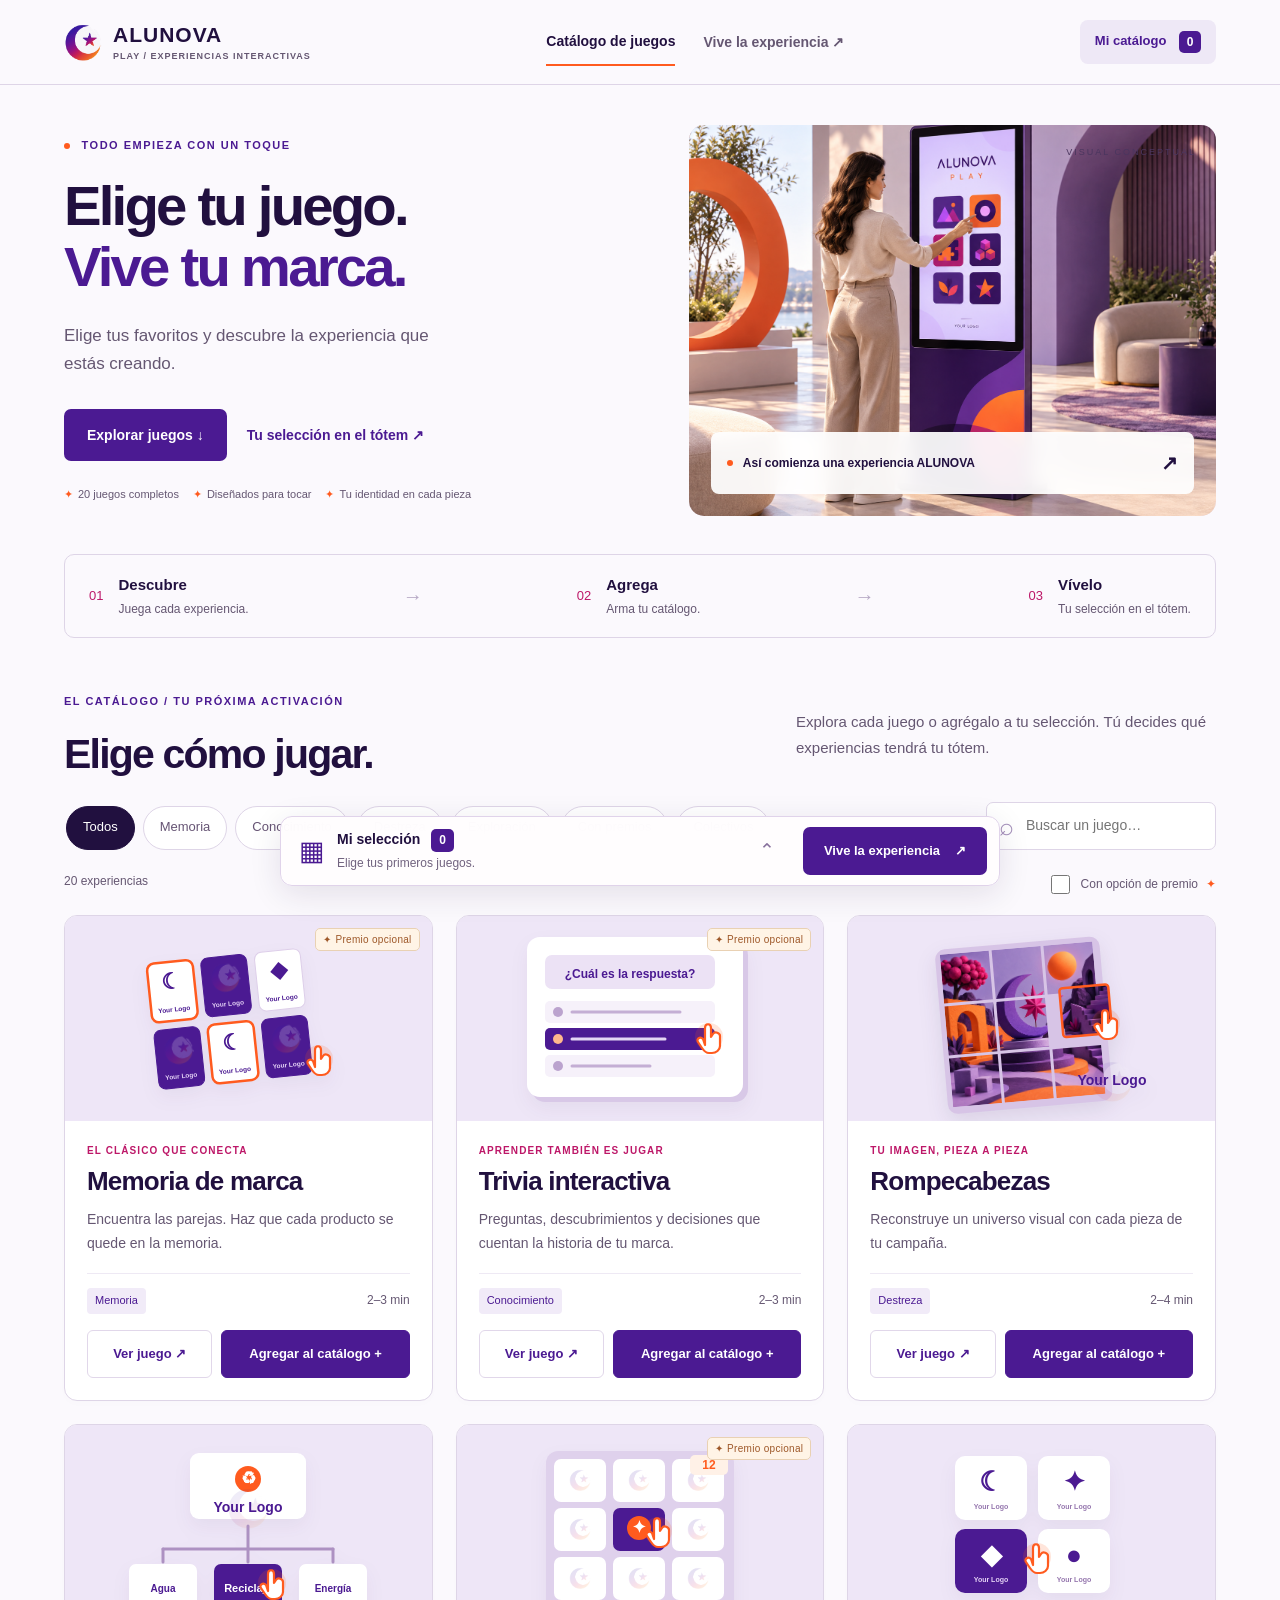
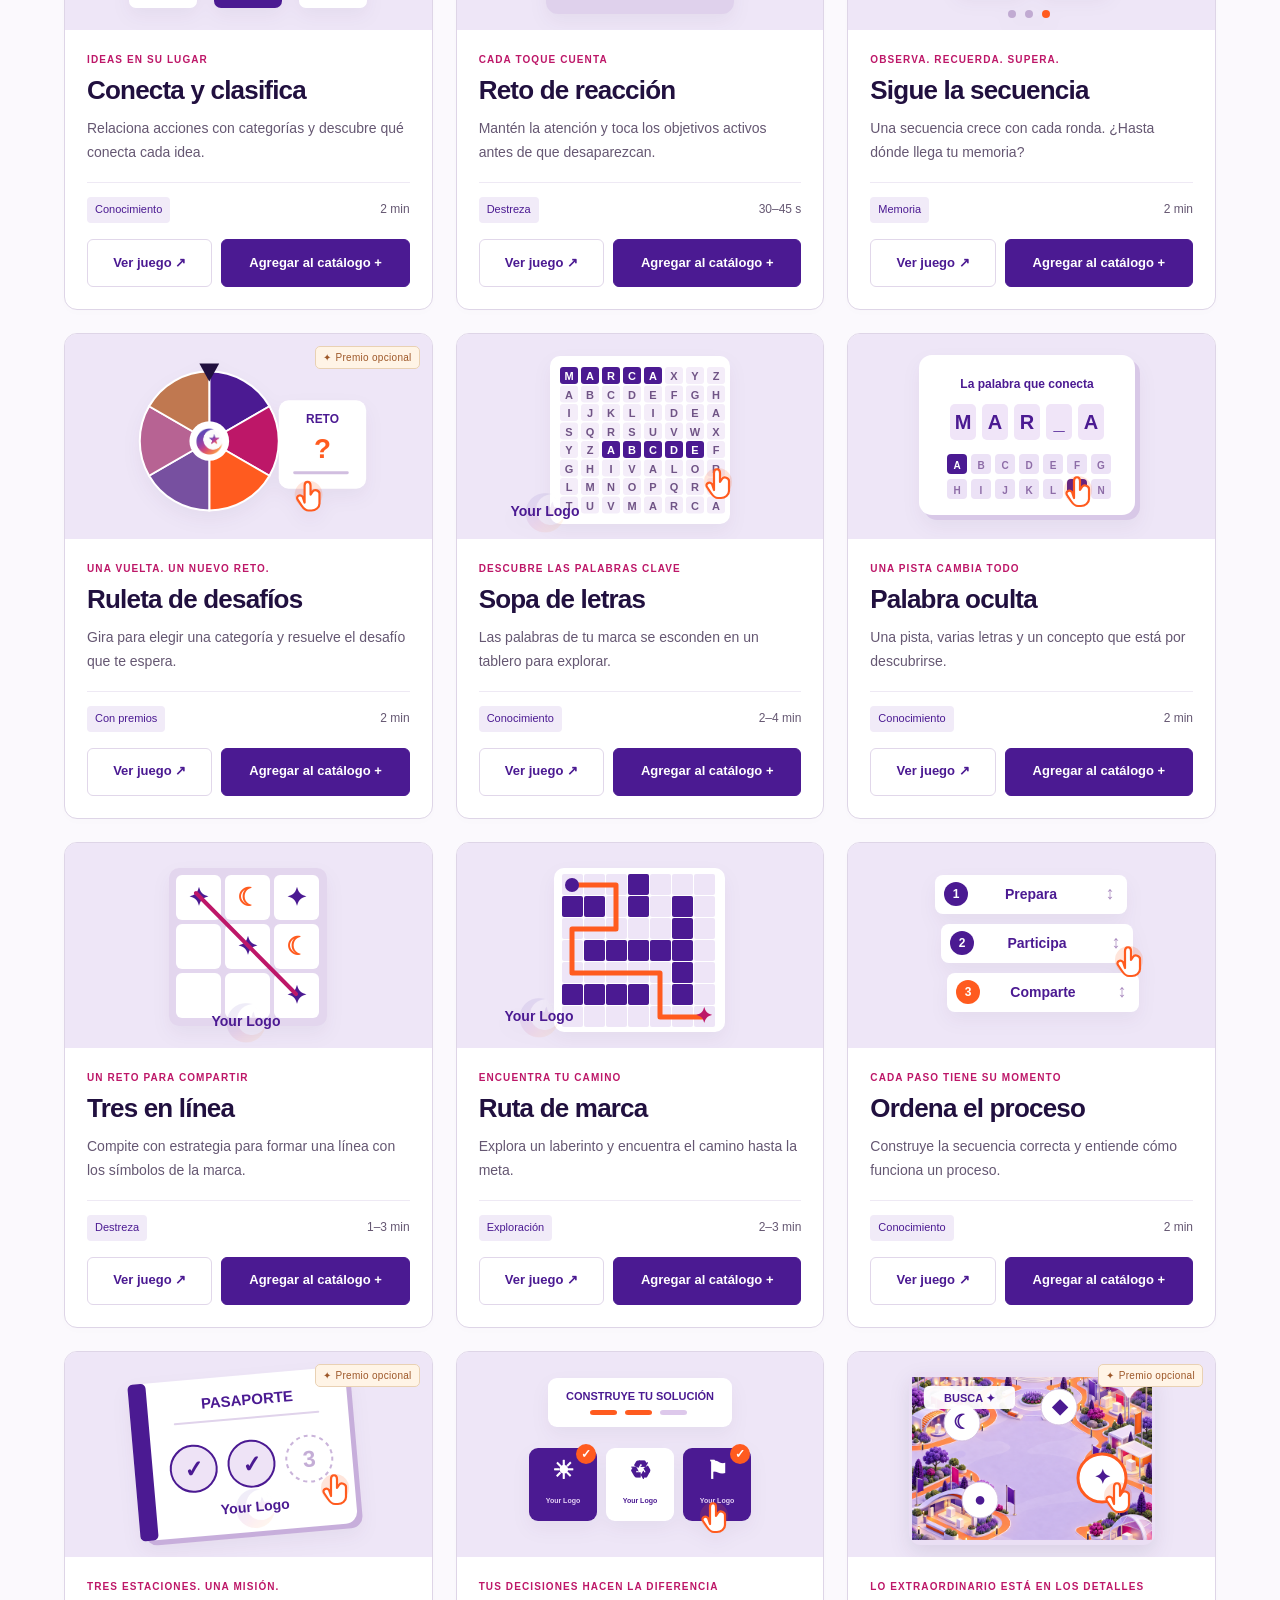
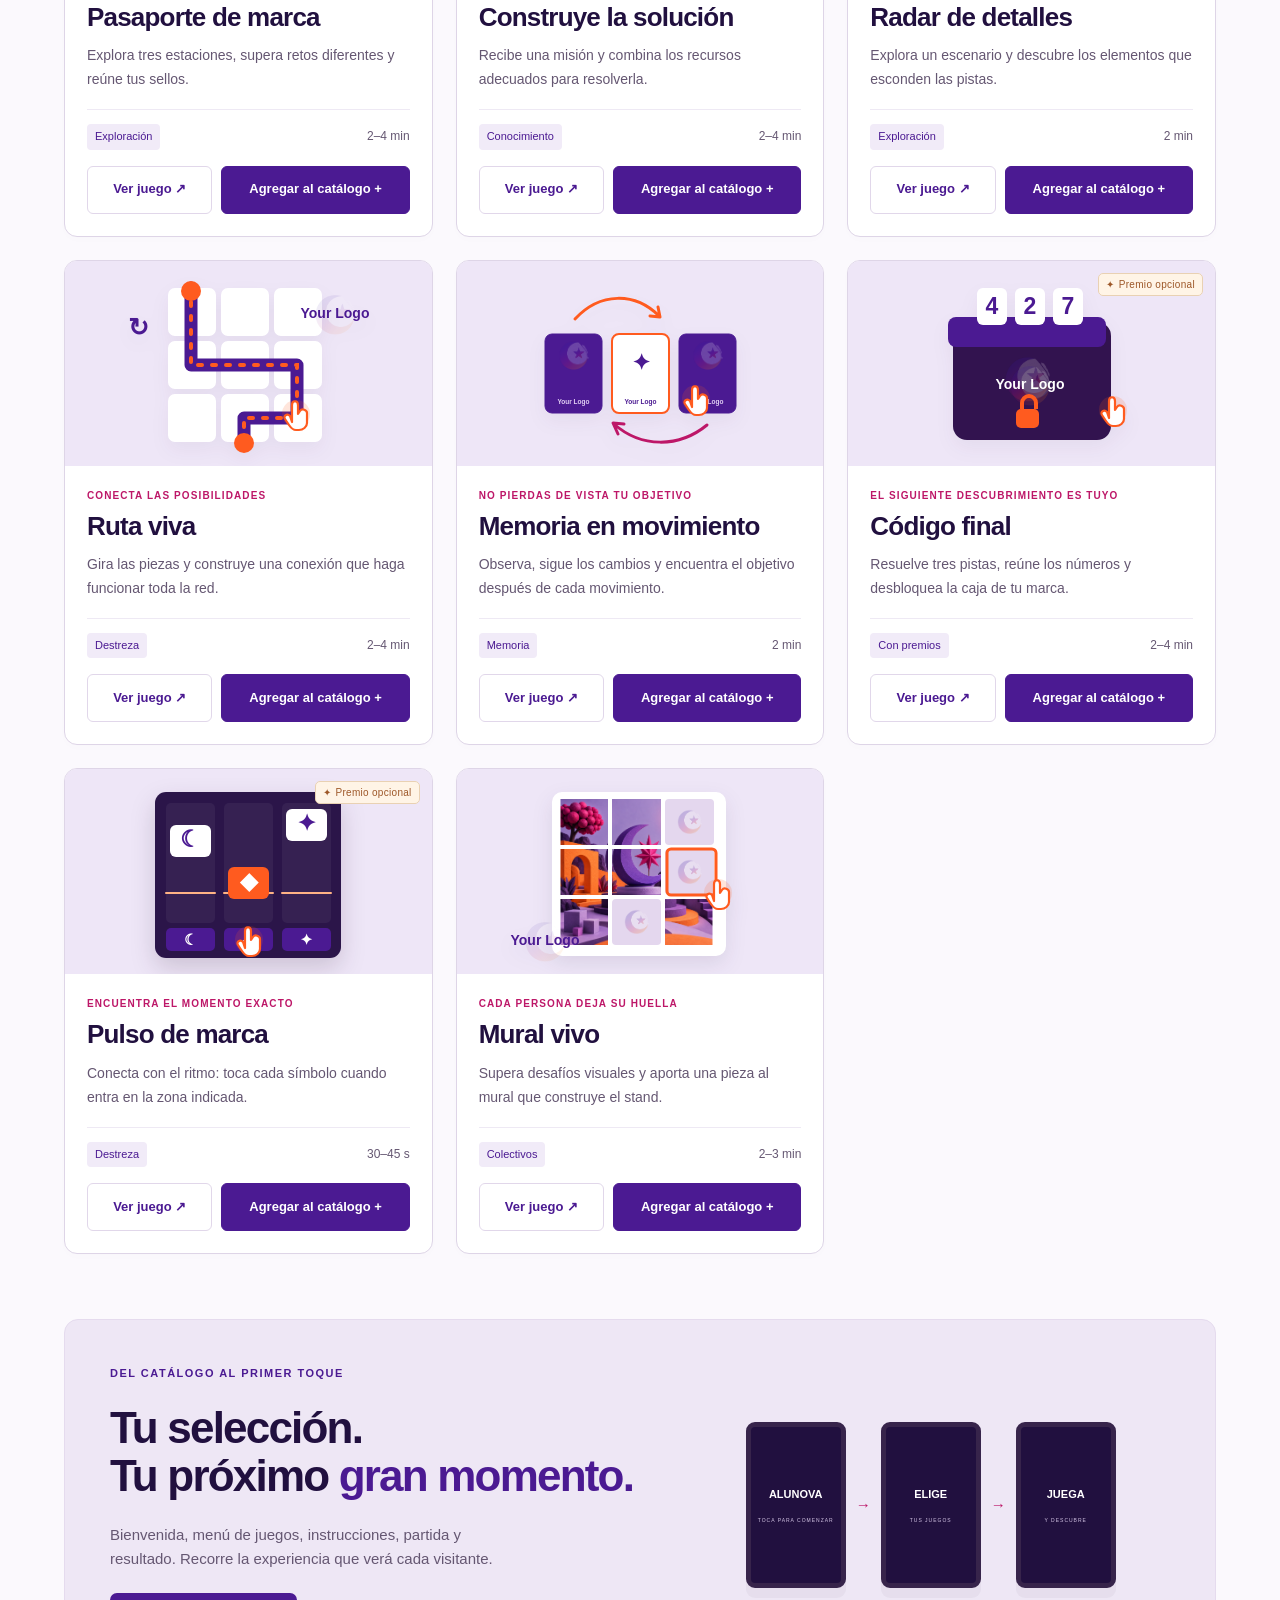
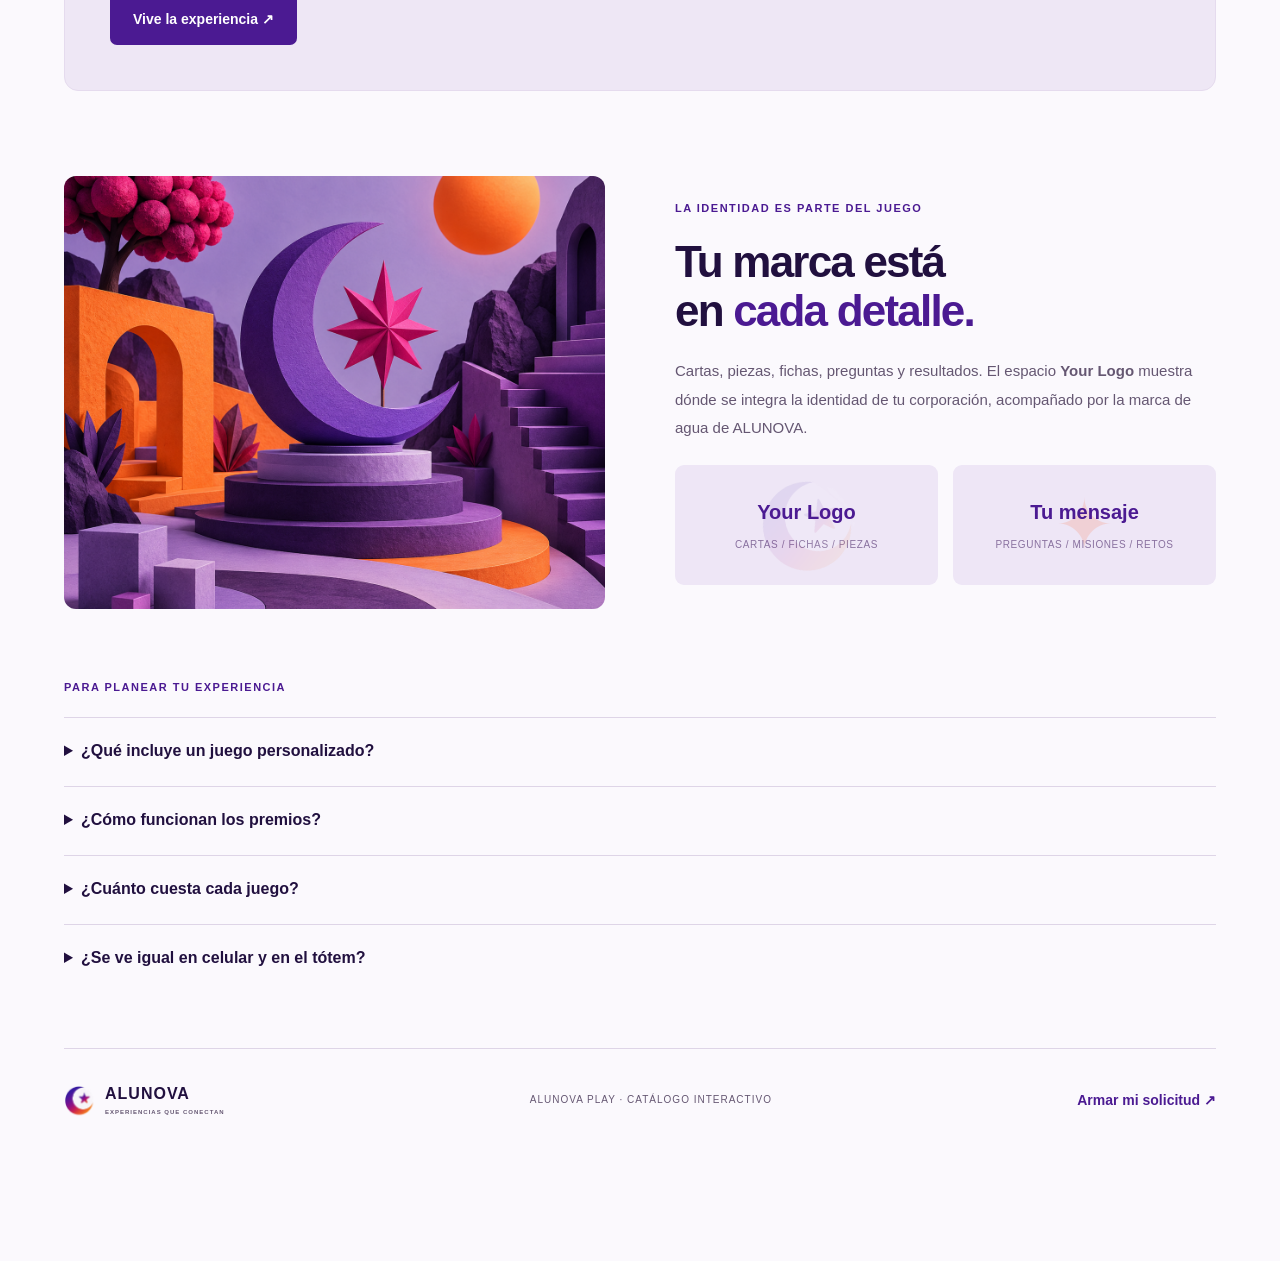
<file: apps/alunova-play/index.html>
<!doctype html>
<html lang="es"><head><meta charset="utf-8"><meta name="viewport" content="width=device-width,initial-scale=1,viewport-fit=cover"><meta name="theme-color" content="#4b1a92"><meta name="description" content="Elige tus juegos, arma tu catálogo y vive la experiencia en el tótem. Una experiencia interactiva de ALUNOVA."><title>ALUNOVA Play · Tu selección, tu experiencia</title><link rel="icon" href="assets/alunova-symbol.png"><link rel="stylesheet" href="play.css"><link rel="stylesheet" href="brand-finish.css"><link rel="stylesheet" href="game-art.css"><link rel="stylesheet" href="catalog-refine.css"><link rel="stylesheet" href="game-polish.css"><link rel="stylesheet" href="refine-final.css"></head><body><div id="portal"></div><noscript>Activa JavaScript para explorar el catálogo y jugar las experiencias de ALUNOVA.</noscript><script src="portal-layout.js"></script><script src="catalog-data.js"></script><script src="engine-core.js"></script><script src="engine-creative.js"></script><script src="game-art.js"></script><script src="game-results.js"></script><script src="play.js"></script></body></html>
</file>
<file: css/redesign.css>
@font-face {
  font-family: Poppins;
  src: url('../img/fonts/poppins-latin-400-normal.woff2') format('woff2');
  font-weight: 400;
  font-style: normal;
  font-display: swap;
}

@font-face {
  font-family: Poppins;
  src: url('../img/fonts/poppins-latin-500-normal.woff2') format('woff2');
  font-weight: 500;
  font-style: normal;
  font-display: swap;
}

@font-face {
  font-family: Poppins;
  src: url('../img/fonts/poppins-latin-600-normal.woff2') format('woff2');
  font-weight: 600;
  font-style: normal;
  font-display: swap;
}

@font-face {
  font-family: Poppins;
  src: url('../img/fonts/poppins-latin-700-normal.woff2') format('woff2');
  font-weight: 700;
  font-style: normal;
  font-display: swap;
}

@font-face {
  font-family: Poppins;
  src: url('../img/fonts/poppins-latin-800-normal.woff2') format('woff2');
  font-weight: 800;
  font-style: normal;
  font-display: swap;
}

:root {
  color-scheme: light;
  --page: #fff;
  --paper: #fff;
  --ink: #21103f;
  --muted: #696174;
  --purple: #4b1a92;
  --purple-dark: #21103f;
  --magenta: #bd1768;
  --lime: #c9f63a;
  --lilac: #f5f3f8;
  --line: #e1dce8;
  --orange: #ff5b1f;
  --radius: .375rem;
  --header-size: 4.25rem;
  --display: Poppins, Arial, sans-serif;
  font-family: Poppins, Arial, sans-serif;
}

*, *::before, *::after { box-sizing: border-box; }

html {
  scroll-padding-top: calc(var(--header-size) + .75rem);
  scroll-behavior: smooth;
}

body {
  margin: 0;
  color: var(--ink);
  background: var(--page);
  line-height: 1.6;
}

h1, h2, h3, p, ul, figure { margin: 0; }
img { display: block; max-width: 100%; }
a { color: inherit; }
button, input, textarea { font: inherit; }
button { cursor: pointer; }
[hidden] { display: none !important; }

:focus-visible {
  outline: 2px solid #9f3ac4;
  outline-offset: 4px;
}

.container {
  width: min(calc(100% - 2.5rem), 72rem);
  margin-inline: auto;
}

.skip-link {
  position: fixed;
  z-index: 10;
  inset: .5rem auto auto .5rem;
  padding: .7rem 1rem;
  transform: translateY(-150%);
  background: var(--paper);
  color: var(--purple);
  border-radius: .5rem;
}

.skip-link:focus { transform: none; }

.mega-header {
  position: sticky;
  z-index: 5;
  top: 0;
  background: var(--page);
  border-bottom: 1px solid var(--line);
}

.header-inner {
  display: flex;
  flex-wrap: wrap;
  align-items: center;
  gap: .5rem;
  min-height: var(--header-size);
}

.brand {
  display: inline-flex;
  align-items: center;
  gap: .55rem;
  text-decoration: none;
  font-family: var(--display);
  font-weight: 800;
  font-size: 1.06rem;
  letter-spacing: 0;
}

.brand img {
  width: 2rem;
  height: 2rem;
  object-fit: contain;
}

.header-contact { margin-left: auto; }

.hamburguesa {
  display: none;
  width: 2.75rem;
  height: 2.75rem;
  place-content: center;
  gap: .32rem;
  padding: 0;
  border: 1px solid var(--line);
  border-radius: var(--radius);
  color: var(--purple);
  background: var(--paper);
}

.hamburguesa span {
  display: block;
  width: 1rem;
  height: 2px;
  border-radius: 1px;
  background: currentColor;
  transition: transform .18s ease;
}

.open .hamburguesa span:first-child { transform: translateY(3.5px) rotate(45deg); }
.open .hamburguesa span:last-child { transform: translateY(-3.5px) rotate(-45deg); }

.site-nav { order: 2; width: 100%; }

.nav-list {
  display: flex;
  flex-wrap: wrap;
  gap: .3rem;
  list-style: none;
  padding: .3rem 0 .65rem;
}

.nav-list a {
  display: flex;
  align-items: center;
  min-height: 2.75rem;
  padding: .42rem .72rem;
  border-radius: .5rem;
  color: var(--muted);
  font-weight: 700;
  font-size: .91rem;
  text-decoration: none;
}

.nav-list a:hover { background: var(--lilac); color: var(--purple-dark); }

@media (max-width: 767px) {
  .menu-ready .header-inner { flex-wrap: nowrap; }
  .menu-ready .hamburguesa { display: grid; }

  .menu-ready .site-nav {
    display: none;
    position: absolute;
    top: calc(100% + .4rem);
    inset-inline: 1.25rem;
    width: auto;
    max-height: calc(100dvh - var(--header-size) - 1rem);
    overflow: auto;
    padding: .5rem;
    background: var(--paper);
    border: 1px solid var(--line);
    border-radius: .85rem;
    box-shadow: 0 14px 28px #21152e1e;
  }

  .menu-ready.open .site-nav { display: block; }
  .menu-ready .nav-list { display: grid; padding: 0; }
  .menu-ready .nav-list a { min-height: 3rem; }
}

.button {
  display: inline-flex;
  align-items: center;
  justify-content: center;
  gap: .55rem;
  min-height: 3rem;
  padding: .65rem 1.1rem;
  border: 1px solid transparent;
  border-radius: var(--radius);
  font-size: .875rem;
  font-weight: 600;
  line-height: 1.25;
  text-align: center;
  text-decoration: none;
  transition: background-color .18s ease, border-color .18s ease, color .18s ease;
}

.button-primary {
  color: #fff;
  background: var(--purple);
}

.button-primary:hover { background: var(--magenta); }
.button-lime { background: var(--lime); color: var(--ink); }
.button-lime:hover { background: #b9e82f; }
.button-outline { color: var(--ink); background: var(--paper); border-color: var(--line); }
.button-outline:hover { background: var(--lilac); border-color: #bfa7d2; }
.button-light { color: var(--purple-dark); background: #fff; }
.button-light:hover { background: var(--lilac); }
.header-contact { min-height: 2.75rem; font-size: .875rem; }

.actions {
  display: flex;
  flex-wrap: wrap;
  align-items: center;
  gap: .65rem;
}

.hero {
  overflow: clip;
  background: #f5f3f8;
}

.hero-grid {
  display: grid;
  align-items: center;
  min-height: 34rem;
  gap: 1.5rem;
  padding-block: 2.2rem;
}

.hero-copy {
  position: relative;
  z-index: 1;
}

.eyebrow, .project-category {
  color: var(--magenta);
  font-size: .875rem;
  font-weight: 700;
  line-height: 1.45;
}

.eyebrow {
  text-transform: uppercase;
  letter-spacing: .04em;
}

.eyebrow span { display: none; }

h1, h2, h3 {
  font-family: var(--display);
  line-height: 1.12;
  letter-spacing: -.025em;
  text-wrap: balance;
}

h1, h2 { font-weight: 800; }
h3 { font-weight: 700; }

.hero h1 {
  font-size: clamp(2.85rem, 10.5vw, 4.8rem);
  line-height: 1.02;
  margin-block: .7rem 1.05rem;
}

.hero h1 em {
  color: var(--purple);
  font-style: normal;
}

h2 { font-size: clamp(1.9rem, 4.1vw, 3.2rem); }
h3 { font-size: clamp(1.2rem, 2vw, 1.5rem); }
.lead { color: var(--muted); font-size: 1rem; max-width: 47ch; }
.hero .lead { margin-top: .85rem; max-width: 45ch; }
.hero .actions, .brochure .actions { margin-top: 1.5rem; }
.hero .actions { align-items: stretch; }
.hero .button-outline { background: #ffffffc9; }

.hero-stage {
  position: relative;
  display: grid;
  justify-items: center;
  min-width: 0;
  isolation: isolate;
}

.hero-stage::before {
  position: absolute;
  z-index: -1;
  inset: 5% -25% 10% -8%;
  background: var(--purple);
  transform: skewY(-8deg);
  content: "";
}

.hero-media {
  display: grid;
  justify-items: center;
  width: min(100%, 23rem);
}

.hero-media img {
  width: auto;
  height: auto;
  max-width: 100%;
  max-height: 31rem;
  object-fit: contain;
  filter: brightness(1.16) contrast(.91) saturate(1.04);
  box-shadow: 18px 18px 0 var(--lime);
}

.hero-solutions {
  color: #fff;
  background: var(--ink);
}

.hero-solutions .container {
  display: grid;
  grid-template-columns: repeat(3, minmax(0, 1fr));
}

.hero-solutions a {
  display: flex;
  align-items: center;
  justify-content: center;
  flex: 1;
  min-height: 3.8rem;
  min-width: 0;
  padding: .65rem .75rem;
  border-inline-end: 1px solid #ffffff26;
  text-decoration: none;
  font-weight: 600;
  font-size: .875rem;
}

.hero-solutions a:last-child { border: 0; }
.hero-solutions a:hover { background: var(--purple); }
.hero-solutions a:focus-visible { outline-color: var(--lime); outline-offset: -5px; }

@media (prefers-reduced-motion: no-preference) {
  .hero-copy > *, .hero-media {
    animation: hero-enter .65s cubic-bezier(.2,.75,.25,1) backwards;
  }

  .hero h1 { animation-delay: .08s; }
  .hero .lead { animation-delay: .22s; }
  .hero .actions { animation-delay: .28s; }
  .hero-media { animation-delay: .12s; }

  .service-card {
    transition: border-color .2s, box-shadow .2s;
  }
}

@keyframes hero-enter {
  from { opacity: 0; transform: translateY(18px); }
  to { opacity: 1; transform: none; }
}

.section { padding-block: clamp(3rem, 7vw, 6rem); }
.section-heading { margin-bottom: clamp(1.2rem, 3vw, 2.2rem); }
.section-heading p { margin-top: .45rem; color: var(--muted); }
.section-heading .eyebrow { color: var(--magenta); margin: 0 0 .6rem; }

.service-grid { display: grid; gap: .85rem; }

.service-card {
  display: grid;
  align-content: start;
  min-width: 0;
  overflow: hidden;
  border: 1px solid var(--line);
  border-radius: var(--radius);
  background: var(--paper);
}

.service-media {
  width: 100%;
  height: auto;
  aspect-ratio: 16 / 9;
  object-fit: cover;
  background: var(--lilac);
}

.service-media-product {
  object-fit: contain;
  padding: .65rem 1rem;
}

.service-media-installation { object-position: center 42%; }
.service-media-laptop { object-position: center 40%; }

.service-card:hover { border-color: #ad97ce; box-shadow: 0 10px 22px #21103f0b; }
.service-figure { position: relative; }
.service-figure figcaption {
  position: absolute;
  inset: auto .6rem .6rem auto;
  padding: .3rem .45rem;
  color: var(--ink);
  background: #fffef5f0;
  font-size: .8125rem;
}

.service-copy {
  display: grid;
  gap: .75rem;
  padding: 1.25rem;
}

.service-card p, .project-copy > p:not(.project-category) { color: var(--muted); }

.service-points {
  display: grid;
  gap: .5rem;
  list-style: none;
  padding: .8rem 0 0;
  border-top: 1px solid var(--line);
  color: var(--muted);
  font-size: .875rem;
}

.service-points li { position: relative; padding-left: .85rem; }
.service-points li::before {
  position: absolute;
  top: .5rem;
  left: 0;
  width: .3rem;
  height: .3rem;
  background: var(--orange);
  content: "";
}

.service-support {
  display: flex;
  flex-wrap: wrap;
  align-items: center;
  justify-content: space-between;
  gap: 1.25rem;
  padding: 1.5rem;
  margin-top: 1.5rem;
  border-left: 4px solid var(--purple);
  background: var(--lilac);
}

.service-support > div { flex: 1 1 28rem; }
.service-support p { margin-top: .45rem; color: var(--muted); }

.projects { background: var(--lilac); }
.project-grid { display: grid; gap: .9rem; }

.project-card {
  display: grid;
  min-width: 0;
  overflow: hidden;
  border: 1px solid var(--line);
  border-radius: var(--radius);
  background: var(--paper);
}

.project-feature { margin-bottom: .9rem; }

.project-screens {
  display: grid;
  align-items: center;
  justify-items: center;
  grid-template-columns: minmax(0, 1fr) minmax(0, .82fr);
  gap: .6rem;
  padding: clamp(1rem, 3vw, 2rem);
  background: var(--purple-dark);
}

.project-screens img {
  width: min(100%, 11.25rem);
  height: auto;
  justify-self: end;
  border: 2px solid #221434;
  border-radius: .65rem;
  box-shadow: 0 10px 22px #1a0d33a6;
}

.project-screens img:last-child {
  width: min(100%, 9.25rem);
  justify-self: start;
}

.project-copy {
  display: flex;
  flex-direction: column;
  align-items: flex-start;
  gap: .54rem;
  padding: clamp(1.12rem, 3vw, 2.15rem);
}

.project-copy .actions { margin-top: auto; padding-top: .38rem; }
.project-feature h3 { font-size: clamp(1.65rem, 3.8vw, 2.55rem); }
.project-feature .actions { margin-top: .25rem; }

.project-media {
  display: grid;
  place-items: center;
  aspect-ratio: 16 / 9;
  overflow: hidden;
  background: #f6f2fa;
}

.project-media img { width: 100%; height: 100%; object-fit: cover; object-position: center 44%; }
.project-cdd img { width: 44%; height: 75%; object-fit: contain; }
.text-link { display: inline-flex; align-items: center; min-height: 2.75rem; padding-inline: .4rem; color: var(--purple); font-weight: 700; text-underline-offset: .18em; }

.clientes-track {
  display: flex;
  position: relative;
  overflow-x: auto;
  gap: .7rem;
  padding: 0;
  list-style: none;
  scroll-snap-type: x mandatory;
  scroll-behavior: smooth;
  scrollbar-width: none;
  overscroll-behavior-inline: contain;
}

.clientes-track::-webkit-scrollbar { display: none; }

.logo-slot {
  flex: 0 0 78%;
  display: grid;
  min-height: 8.9rem;
  place-content: center;
  justify-items: center;
  gap: .8rem;
  padding: 1rem;
  text-align: center;
  border: 1px solid var(--line);
  border-radius: var(--radius);
  background: var(--paper);
  scroll-snap-align: start;
  font-size: .9rem;
  font-weight: 700;
}

.logo-slot img { width: 7.5rem; height: 3.6rem; object-fit: contain; }
.carousel-controls { display: flex; align-items: center; justify-content: center; gap: .85rem; margin-top: .85rem; }
.carousel-button { width: 2.75rem; height: 2.75rem; border: 1px solid var(--line); border-radius: var(--radius); background: var(--paper); color: var(--purple); font-size: 1.45rem; line-height: 1; }
.carousel-button:enabled:hover { background: var(--lilac); }
.carousel-button:disabled { opacity: .42; cursor: default; }
.carousel-position { min-width: 4rem; text-align: center; color: var(--muted); font-size: .86rem; }

.brochure { background: var(--lilac); }
.brochure-grid, .contact-grid { display: grid; align-items: center; gap: clamp(1.5rem, 5vw, 4rem); }
.brochure h2 { margin-block: .6rem .7rem; }

.brochure-cover {
  width: 100%;
  max-width: 33rem;
  height: auto;
  border: 1px solid #ccaecb;
  border-radius: var(--radius);
  box-shadow: 8px 8px 0 var(--lime);
}

.contact { background: var(--purple-dark); color: #fff; }
.contact-copy > p { margin-top: .6rem; color: #eee2f7; }
.contact-copy .actions { align-items: flex-start; flex-direction: column; margin-top: 1rem; }
.contact-email { display: inline-flex; align-items: center; min-height: 2.75rem; overflow-wrap: anywhere; text-underline-offset: .18em; }

.contacto-form {
  display: grid;
  gap: .8rem;
  padding: clamp(1rem, 3vw, 1.5rem);
  border: 1px solid #c3a2da60;
  border-radius: var(--radius);
  background: #472667;
}

.form-fields { display: grid; gap: .8rem; }
.contacto-form label { display: grid; gap: .3rem; font-weight: 700; font-size: .9rem; }

.contacto-form input, .contacto-form textarea {
  width: 100%;
  min-width: 0;
  min-height: 2.75rem;
  padding: .5rem .65rem;
  border: 1px solid #e8d7f1;
  border-radius: .5rem;
  color: var(--ink);
  background: #fbf8fd;
  font-size: 1rem;
  font-weight: 400;
}

.contacto-form textarea { resize: vertical; }
.contacto-form button { justify-self: start; }
.form-status { color: #f3e9f9; font-size: .9rem; }
.form-status:empty { display: none; }
.contact :focus-visible { outline-color: #ffac7e; }

.site-footer { background: #241436; color: #f2e9f9; }
.footer-inner { display: flex; flex-wrap: wrap; align-items: center; justify-content: space-between; gap: .75rem; min-height: 4.25rem; padding-block: .65rem; font-size: .86rem; }
.footer-inner .brand { min-height: 2.75rem; }

@media (max-width: 420px) {
  .container { width: calc(100% - 2rem); }
  .menu-ready .site-nav { inset-inline: 1rem; }
  .hero .actions { display: grid; grid-template-columns: minmax(0, 1.08fr) minmax(0, 1fr); gap: .5rem; }
  .hero .button { padding-inline: .6rem; }
  .hero-grid { gap: 1.8rem; padding-block: 1.8rem 2.25rem; min-height: 0; }
  .hero-media img { height: clamp(15rem, 37svh, 21rem); width: auto; max-height: none; }
  .hero-solutions a { font-size: .8125rem; padding-inline: .5rem; text-align: center; }
}

@media (max-width: 350px) {
  .header-inner .brand { gap: .35rem; font-size: .94rem; }
  .header-contact { padding-inline: .65rem; }
  .hero h1 { font-size: 2.6rem; }
}

@media (max-width: 479px) and (max-height: 650px) {
  .hero-grid { padding-top: 1.5rem; }
}

@media (min-width: 480px) {
  .service-grid, .form-fields { grid-template-columns: repeat(2, minmax(0, 1fr)); }
}

@media (min-width: 600px) {
  .logo-slot { flex-basis: calc((100% - .7rem) / 2); }
}

@media (min-width: 768px) {
  .header-inner { flex-wrap: nowrap; gap: 1rem; }
  .site-nav { order: 0; width: auto; margin-inline: auto; }
  .nav-list { padding: 0; }
  .header-contact { margin-left: 0; }
  .hero-grid { grid-template-columns: minmax(0, 1.1fr) minmax(0, .9fr); gap: 2rem; padding-block: 2rem; }
  .hero h1 { font-size: clamp(3.75rem, 6.5vw, 5.6rem); }
  .hero-media img { max-height: min(35rem, 70svh); }
  .hero .lead { font-size: 1.0625rem; line-height: 1.8; }
  .service-grid { gap: .9rem; }
  .service-copy { padding: 1.15rem 1.25rem 1.25rem; }
  .project-feature { grid-template-columns: minmax(0, 1fr) minmax(0, 1fr); }
  .project-feature .project-copy { justify-content: center; }
  .project-grid, .brochure-grid, .contact-grid { grid-template-columns: repeat(2, minmax(0, 1fr)); }
  .project-grid .project-card { grid-template-rows: auto 1fr; }
}

@media (min-width: 960px) {
  .service-grid { grid-template-columns: repeat(3, minmax(0, 1fr)); }
  .logo-slot { flex-basis: calc((100% - 1.4rem) / 3); }
}

@media (prefers-reduced-motion: reduce) {
  html, .clientes-track { scroll-behavior: auto; }
  *, *::before, *::after { transition-duration: .01ms !important; }
}
</file>
<file: css/consultas.css>
html {
  scrollbar-gutter: stable;
}

body {
  padding-bottom: calc(5.25rem + env(safe-area-inset-bottom));
}

body.dialog-open {
  overflow: hidden;
}

.sr-only {
  position: absolute;
  width: 1px;
  height: 1px;
  overflow: hidden;
  clip-path: inset(50%);
  white-space: nowrap;
}

.clients-compact {
  padding-block: 1.6rem;
  border-bottom: 1px solid var(--line);
}

.clients-compact .section-heading {
  margin-bottom: .8rem;
}

.clients-compact h2 {
  font-size: 1rem;
  font-weight: 600;
  letter-spacing: 0;
}

.clients-compact .logo-slot {
  min-height: 7.4rem;
  gap: .5rem;
  padding: .75rem;
  font-size: .875rem;
}

.clients-compact .logo-slot img {
  width: 6rem;
  height: 2.8rem;
}

.clients-compact .carousel-controls {
  margin-top: .6rem;
}

.service-filters {
  display: flex;
  flex-wrap: wrap;
  gap: .5rem;
}

.filter-button {
  min-height: 2.9rem;
  padding: .65rem .95rem;
  border: 1px solid var(--line);
  border-radius: var(--radius);
  color: var(--ink);
  background: var(--paper);
  font-size: .875rem;
  font-weight: 600;
}

.filter-button:hover {
  border-color: var(--purple);
}

.filter-button[aria-pressed="true"] {
  border-color: var(--purple);
  background: var(--purple);
  color: #fff;
}

.service-results {
  margin-block: .8rem;
  color: var(--muted);
  font-size: .875rem;
}

.service-actions {
  display: grid;
  grid-template-columns: repeat(2, minmax(0, 1fr));
  gap: .55rem;
  margin-top: .3rem;
}

.service-actions .button {
  min-height: 3.1rem;
  padding-inline: .55rem;
}

[data-add-service][aria-pressed="true"] {
  background: var(--lime);
  border-color: var(--lime);
  color: var(--ink);
}

.catalog-inline {
  display: flex;
  align-items: center;
  flex-wrap: wrap;
  gap: 1rem;
  padding: 1.15rem;
  margin-top: 1.5rem;
  border: 1px solid var(--line);
  border-radius: var(--radius);
  background: var(--lilac);
}

.catalog-inline > img {
  width: 7rem;
  height: auto;
  border: 1px solid var(--line);
  border-radius: var(--radius);
}

.catalog-inline > div:not(.actions) {
  flex: 1 1 16rem;
}

.catalog-inline h3 {
  font-size: 1rem;
  letter-spacing: 0;
}

.catalog-inline p {
  margin-top: .3rem;
  color: var(--muted);
  font-size: .875rem;
}

.catalog-inline .actions {
  gap: .6rem;
}

.contact-copy .eyebrow {
  margin-bottom: .7rem;
  color: #d4c1ef;
}

.contact-channels {
  display: grid;
  gap: .6rem;
  padding: 1.5rem;
  border: 1px solid #ffffff3d;
  border-radius: var(--radius);
}

.contact-channels h3 {
  margin-bottom: .4rem;
  font-size: 1.2rem;
}

.contact-channels a {
  display: flex;
  align-items: center;
  min-height: 2.75rem;
  color: #fff;
  font-size: .95rem;
  overflow-wrap: anywhere;
  text-underline-offset: .2rem;
}

.contact-channels p {
  color: #d4c1ef;
  font-size: .875rem;
}

.inquiry-count {
  display: inline-grid;
  place-items: center;
  min-width: 1.4rem;
  height: 1.4rem;
  padding-inline: .2rem;
  border-radius: 1rem;
  background: #ffffff;
  color: var(--purple);
  font-size: .8125rem;
  font-variant-numeric: tabular-nums;
}

.inquiry-bar {
  position: fixed;
  z-index: 4;
  inset: auto 0 0;
  padding-block: .65rem calc(.65rem + env(safe-area-inset-bottom));
  border-top: 1px solid var(--line);
  background: #fffffffa;
  box-shadow: 0 -5px 24px #21103f0b;
}

.inquiry-bar .container {
  display: flex;
  align-items: center;
  justify-content: space-between;
  gap: .8rem;
}

.inquiry-bar p {
  max-width: 26rem;
  color: var(--muted);
  font-size: .875rem;
  line-height: 1.4;
}

.inquiry-bar .button {
  flex-shrink: 0;
}

.ux-dialog {
  position: fixed;
  inset: auto 0 0;
  width: 100%;
  max-width: 100%;
  max-height: calc(100dvh - .6rem);
  margin: 0 auto;
  padding: 0;
  overflow: auto;
  overscroll-behavior: contain;
  border: 1px solid var(--line);
  border-radius: 1rem 1rem 0 0;
  color: var(--ink);
  background: var(--paper);
  box-shadow: 0 -15px 60px #21103f33;
}

.ux-dialog::backdrop {
  background: #21103f8c;
}

.dialog-heading {
  position: sticky;
  z-index: 2;
  top: 0;
  display: flex;
  align-items: center;
  justify-content: space-between;
  gap: .75rem;
  padding: .9rem 1rem;
  border-bottom: 1px solid var(--line);
  background: var(--paper);
}

.dialog-heading h2 {
  font-size: 1.25rem;
  line-height: 1.25;
  font-weight: 700;
}

.dialog-heading .eyebrow {
  margin-bottom: .2rem;
  font-size: .8125rem;
}

.dialog-close {
  display: grid;
  flex: 0 0 2.75rem;
  place-items: center;
  width: 2.75rem;
  height: 2.75rem;
  padding: 0;
  border: 1px solid var(--line);
  border-radius: var(--radius);
  color: var(--ink);
  background: var(--paper);
  font-size: 1.8rem;
  line-height: 1;
}

.dialog-close:hover {
  background: var(--lilac);
}

.service-dialog-content {
  display: grid;
  gap: 1.1rem;
  padding: 1rem;
}

#service-dialog-image {
  width: 100%;
  height: 12rem;
  object-fit: contain;
  background: var(--lilac);
  border-radius: var(--radius);
}

#service-dialog-body p {
  color: var(--muted);
}

#service-dialog-body .service-points {
  margin-top: .9rem;
}

.dialog-actions {
  position: sticky;
  bottom: 0;
  display: grid;
  grid-template-columns: repeat(2, minmax(0, 1fr));
  gap: .6rem;
  padding: 1rem 1rem calc(1rem + env(safe-area-inset-bottom));
  border-top: 1px solid var(--line);
  background: var(--paper);
}

.inquiry-content {
  display: grid;
  gap: 1.5rem;
  padding: 1rem;
}

.inquiry-content h3 {
  margin-bottom: .85rem;
  font-size: 1rem;
}

.inquiry-items,
.inquiry-references {
  display: grid;
  gap: .75rem;
  margin: 0;
  padding: 0;
  list-style: none;
}

.inquiry-items > li {
  display: grid;
  gap: .65rem;
  padding: .9rem;
  border: 1px solid var(--line);
  border-radius: var(--radius);
  background: var(--lilac);
}

.inquiry-items > li > strong {
  font-size: .95rem;
}

.inquiry-items label {
  display: flex;
  align-items: center;
  gap: .7rem;
  font-size: .875rem;
}

.inquiry-items input[type="number"] {
  width: 5.5rem;
}

.inquiry-items button,
.inquiry-references button {
  justify-self: start;
  min-height: 2.75rem;
  padding: .4rem .6rem;
  border: 1px solid var(--line);
  border-radius: var(--radius);
  color: var(--purple);
  background: var(--paper);
  font-size: .875rem;
}

.inquiry-references:not(:empty) {
  margin-top: 1rem;
}

.inquiry-references li {
  display: flex;
  flex-wrap: wrap;
  align-items: center;
  justify-content: space-between;
  gap: .5rem;
  padding-bottom: .5rem;
  border-bottom: 1px solid var(--line);
  color: var(--muted);
  font-size: .875rem;
}

.inquiry-empty {
  display: grid;
  justify-items: start;
  gap: .8rem;
  padding: 1rem;
  border: 1px dashed #c2afd5;
  border-radius: var(--radius);
  color: var(--muted);
  background: var(--lilac);
}

.inquiry-fields {
  display: grid;
  gap: .9rem;
}

.inquiry-fields h3 {
  margin-bottom: 0;
}

.inquiry-fields label {
  display: grid;
  gap: .35rem;
  min-width: 0;
  font-size: .875rem;
  font-weight: 600;
}

.field-optional {
  display: inline;
  color: var(--muted);
  font-size: .8125rem;
  font-weight: 400;
}

.inquiry-fields input,
.inquiry-fields textarea,
.inquiry-fields select,
.inquiry-items input {
  width: 100%;
  min-width: 0;
  min-height: 2.9rem;
  padding: .6rem .65rem;
  border: 1px solid #b8afc3;
  border-radius: var(--radius);
  color: var(--ink);
  background: var(--paper);
  font: inherit;
  font-size: 1rem;
}

.inquiry-fields textarea {
  resize: vertical;
}

.inquiry-fields select {
  appearance: none;
  padding-right: 2.2rem;
  background-image: linear-gradient(45deg, transparent 50%, #4b1a92 50%), linear-gradient(135deg, #4b1a92 50%, transparent 50%);
  background-position: calc(100% - 17px) 50%, calc(100% - 12px) 50%;
  background-size: 5px 5px;
  background-repeat: no-repeat;
}

.inquiry-message {
  border: 1px solid var(--line);
  border-radius: var(--radius);
}

.inquiry-message summary {
  min-height: 2.9rem;
  padding: .75rem;
  cursor: pointer;
  font-size: .875rem;
  font-weight: 600;
}

.inquiry-message pre {
  padding: 0 .85rem .85rem;
  margin: 0;
  color: var(--muted);
  font: inherit;
  font-size: .875rem;
  white-space: pre-wrap;
  overflow-wrap: anywhere;
}

#inquiry-status:empty {
  display: none;
}

#inquiry-status {
  color: var(--purple);
  font-size: .875rem;
}

.inquiry-send {
  position: sticky;
  bottom: 0;
  padding: 1rem 1rem calc(1rem + env(safe-area-inset-bottom));
  border-top: 1px solid var(--line);
  background: var(--paper);
}

.inquiry-send > p {
  margin-bottom: .65rem;
  color: var(--muted);
  font-size: .8125rem;
  line-height: 1.5;
}

.inquiry-send .actions {
  display: grid;
  grid-template-columns: repeat(2, minmax(0, 1fr));
  gap: .55rem;
}

.inquiry-send .button {
  padding-inline: .6rem;
}

@media (max-width: 599px) {
  .service-filters {
    display: grid;
    grid-template-columns: repeat(2, minmax(0, 1fr));
  }

  .filter-button {
    padding-inline: .55rem;
    line-height: 1.4;
  }

  .service-grid {
    grid-template-columns: 1fr;
  }

  .service-card {
    position: relative;
  }

  .service-card > .service-media,
  .service-card > .service-figure {
    position: absolute;
    inset: 1rem 1rem auto auto;
    width: 5.4rem;
    height: 5.4rem;
    aspect-ratio: 1;
    border-radius: var(--radius);
  }

  .service-card > .service-figure img {
    width: 100%;
    height: 100%;
    aspect-ratio: 1;
    border-radius: var(--radius);
  }

  .service-card > .service-figure figcaption {
    position: static;
    padding: .1rem 0;
    color: var(--muted);
    background: transparent;
    font-size: .75rem;
    line-height: 1.25;
    text-align: center;
  }

  .service-media-product {
    padding: .3rem;
  }

  .service-copy {
    padding: 1rem;
    gap: .7rem;
  }

  .service-copy h3 {
    display: flex;
    align-items: center;
    min-height: 5.4rem;
    padding-right: 6.2rem;
    font-size: 1.16rem;
    line-height: 1.25;
  }

  .service-card:has(.service-figure) h3 {
    min-height: 6.8rem;
  }

  .service-description {
    font-size: 1rem;
    line-height: 1.6;
  }

  .service-support {
    padding: 1.1rem;
  }

  .project-copy .actions {
    width: 100%;
  }

  .project-copy .actions .button {
    flex: 1 1 9rem;
  }

  .catalog-inline > img {
    width: 5rem;
  }

  .catalog-inline > div:not(.actions) {
    flex-basis: 9rem;
  }
}

@media (min-width: 600px) {
  .ux-dialog {
    inset: 0;
    width: min(calc(100% - 3rem), 48rem);
    max-height: calc(100dvh - 3rem);
    margin: auto;
    border-radius: .65rem;
  }

  .service-dialog-content {
    grid-template-columns: minmax(0, 1fr) minmax(0, 1fr);
    align-items: start;
    padding: 1.5rem;
  }

  .service-dialog-content img {
    height: 15rem;
  }

  .inquiry-content {
    padding: 1.5rem;
  }

  .inquiry-items > li {
    grid-template-columns: minmax(0, 1fr) auto;
    align-items: center;
  }

  .inquiry-items > li > strong {
    grid-column: 1 / -1;
  }
}

@media (min-width: 960px) {
  .inquiry-bar p {
    max-width: 40rem;
  }
}

@media (prefers-reduced-motion: no-preference) {
  .ux-dialog[open] {
    animation: inquiry-enter .2s ease-out;
  }
}

@keyframes inquiry-enter {
  from { opacity: .4; transform: translateY(14px); }
  to { opacity: 1; transform: none; }
}
</file>
<file: css/proyectos.css>
.case-projects {
  background: var(--page, #fff);
  border-top: 1px solid var(--line, #e1dce8);
}

.case-heading { max-width: 43rem; }
.case-heading .eyebrow { margin-bottom: .65rem; color: var(--magenta, #bd1768); }
.case-heading h2 {
  margin: 0;
  font-family: var(--display, Poppins, sans-serif);
  font-size: clamp(2rem, 5vw, 3.5rem);
  line-height: 1.1;
  font-weight: 800;
  letter-spacing: -.035em;
}
.case-heading > p:last-child {
  max-width: 38rem;
  margin-top: 1rem;
  color: var(--muted, #696174);
  font-size: 1rem;
}

.case-index {
  display: flex;
  flex-wrap: wrap;
  gap: .45rem;
  margin: 1.5rem 0 1.75rem;
}
.case-index a {
  display: inline-flex;
  align-items: center;
  min-height: 2.75rem;
  padding: .5rem .9rem;
  border: 1px solid var(--line, #e1dce8);
  border-radius: var(--radius, .375rem);
  color: var(--purple, #4b1a92);
  font-size: .875rem;
  font-weight: 600;
  text-decoration: none;
}
.case-index a:hover { background: var(--lilac, #f5f3f8); }

.case-study {
  display: flex;
  flex-direction: column;
  min-width: 0;
  overflow: hidden;
  border: 1px solid var(--line, #e1dce8);
  border-radius: calc(var(--radius, .375rem) + .25rem);
  background: var(--paper, #fff);
}
.case-featured { margin-bottom: 1.25rem; }
.case-grid { display: grid; gap: 1.25rem; }
.case-copy {
  display: flex;
  flex: 1;
  flex-direction: column;
  align-items: flex-start;
  gap: .8rem;
  padding: clamp(1.15rem, 3vw, 2rem);
}
.case-context {
  color: var(--purple, #4b1a92);
  font-size: .875rem;
  line-height: 1.5;
  font-weight: 600;
}
.case-copy h3 {
  margin: 0;
  color: var(--ink, #21103f);
  font-size: clamp(1.55rem, 3vw, 2rem);
  font-weight: 800;
  line-height: 1.15;
  letter-spacing: -.025em;
}
.case-intro { font-size: 1rem; color: var(--muted, #696174); }
.case-details {
  display: grid;
  width: 100%;
  gap: .95rem;
  margin: .3rem 0 .4rem;
  padding-top: 1rem;
  border-top: 1px solid var(--line, #e1dce8);
}
.case-details dt {
  margin-bottom: .2rem;
  font-size: .875rem;
  font-weight: 700;
}
.case-details dd {
  margin: 0;
  color: var(--muted, #696174);
  font-size: 1rem;
  line-height: 1.65;
}
.case-actions {
  display: flex;
  flex-wrap: wrap;
  width: 100%;
  gap: .65rem;
  margin-top: auto;
  padding-top: .75rem;
}
.case-actions .button {
  min-height: 2.75rem;
  max-width: 100%;
  white-space: normal;
  text-align: center;
}

.case-gallery { min-width: 0; background: var(--lilac, #f5f3f8); }
.case-gallery-track {
  position: relative;
  display: flex;
  min-width: 0;
  overflow-x: auto;
  overscroll-behavior-x: contain;
  scroll-snap-type: x mandatory;
  scrollbar-width: thin;
  scrollbar-color: #b4a0ce transparent;
}
.case-gallery-track:focus-visible { outline-offset: -4px; }
.case-slide {
  flex: 0 0 100%;
  min-width: 0;
  margin: 0;
  scroll-snap-align: start;
}
.case-screen {
  display: flex;
  align-items: center;
  justify-content: center;
  height: clamp(20rem, 80vw, 27rem);
  padding: 1.25rem;
}
.case-screen img { max-width: 100%; max-height: 100%; width: auto; height: auto; object-fit: contain; }
.case-screen-mallasa {
  background: linear-gradient(140deg, #21103f, #442064);
}
.case-screen-mallasa img {
  border: 3px solid #fff3;
  border-radius: .6rem;
  box-shadow: 0 14px 30px #0004;
}
.case-screen-play { padding: 0; background: #eee5f5; }
.case-screen-play img { width: 100%; height: 100%; object-fit: cover; }
.case-screen-art { padding: 1.25rem; background: #3c1d58; }
.case-screen-art img { width: auto; height: 100%; object-fit: contain; border-radius: .3rem; }
.case-slide figcaption, .case-identity figcaption {
  min-height: 4rem;
  margin: 0;
  padding: .8rem 1rem;
  color: var(--muted, #696174);
  background: var(--paper, #fff);
  font-size: .875rem;
  line-height: 1.5;
}
.case-gallery-controls {
  display: flex;
  align-items: center;
  justify-content: space-between;
  gap: .5rem;
  padding: .65rem 1rem;
  border-top: 1px solid var(--line, #e1dce8);
  border-bottom: 1px solid var(--line, #e1dce8);
  background: var(--paper, #fff);
}
.case-gallery-controls button {
  min-width: 5.5rem;
  min-height: 2.75rem;
  padding: .5rem .7rem;
  border: 1px solid var(--line, #e1dce8);
  border-radius: var(--radius, .375rem);
  color: var(--purple, #4b1a92);
  background: var(--paper, #fff);
  font-size: .875rem;
  font-weight: 600;
}
.case-gallery-controls button:enabled:hover { border-color: var(--purple, #4b1a92); background: var(--lilac, #f5f3f8); }
.case-gallery-controls button:disabled { opacity: .4; cursor: default; }
.case-gallery-position { color: var(--muted, #696174); font-size: .875rem; white-space: nowrap; }
.case-identity { margin: 0; }
.case-identity-image {
  display: flex;
  align-items: center;
  justify-content: center;
  height: clamp(20rem, 80vw, 27rem);
  padding: 3rem;
  background: #faf8fb;
}
.case-identity-image img { width: min(100%, 18rem); max-height: 100%; height: auto; object-fit: contain; }

@media (max-width: 379px) {
  .case-actions { flex-direction: column; }
  .case-actions .button { width: 100%; }
  .case-gallery-controls { padding-inline: .6rem; }
}

@media (min-width: 768px) {
  .case-featured { display: grid; grid-template-columns: minmax(0, .95fr) minmax(0, 1.05fr); }
  .case-featured .case-copy { justify-content: center; padding: 2rem; }
  .case-featured .case-actions { margin-top: .25rem; }
  .case-featured .case-screen { height: 32rem; }
  .case-grid { grid-template-columns: repeat(2, minmax(0, 1fr)); }
  .case-grid .case-screen, .case-identity-image { height: 22rem; }
  .case-grid .case-copy { padding: 1.5rem; }
}

@media (prefers-reduced-motion: reduce) {
  .case-gallery-track { scroll-behavior: auto; }
}
</file>
<file: css/experiencia.css>
/* ALUNOVA Sport identity, applied to the public portfolio. */
:root { --header-size: 4.75rem; }
.container { width: min(calc(100% - 2.5rem), 76rem); }
.mega-header { background: #fffffff5; backdrop-filter: blur(14px); }
.mega-header::after { content: ""; position: absolute; inset: auto auto -1px 0; width: 100%; height: 2px; background: var(--magenta); transform: scaleX(var(--reading-progress, 0)); transform-origin: left; }
.brand { font-size: 1.125rem; letter-spacing: -.025em; min-height: 2.75rem; }
.brand img { width: 2.3rem; height: 2.3rem; }
.nav-list a { font-weight: 500; position: relative; }
.nav-list a[aria-current] { color: var(--purple); background: var(--lilac); }
.button { min-height: 3.1rem; transition: background-color .2s, border-color .2s, color .2s, transform .2s; }
.button:active { transform: scale(.98); }
.button-primary { box-shadow: 0 4px 12px #4b1a9210; }
.header-contact { min-height: 2.8rem; }
.hero { position: relative; background: #f5f3f8; }
.hero-grid { gap: 2rem; padding-block: 2.5rem 2rem; min-height: auto; }
.hero-copy > .eyebrow { font-size: .875rem; letter-spacing: .025em; }
.hero h1 { font-size: clamp(2.9rem, 12.5vw, 5rem); letter-spacing: -.055em; line-height: 1.04; margin-block: 1.1rem 1.3rem; }
.hero h1 em { position: relative; display: inline-block; isolation: isolate; }
.hero h1 em::after { content: ""; position: absolute; z-index: -1; left: 0; right: -.025em; bottom: .07em; height: .19em; background: var(--lime); transform: rotate(-2deg); }
.hero .lead { font-size: 1rem; line-height: 1.75; max-width: 42ch; }
.hero .actions { display: flex; gap: .65rem; margin-top: 1.5rem; }
.hero .actions .button { flex: 1 1 9rem; }
.hero .button-outline { background: transparent; border-color: #c8bfD5; }
.hero-note { display: flex; align-items: stretch; gap: .8rem; margin-top: 1.75rem; }
.hero-note p { font-size: .875rem; line-height: 1.7; color: var(--muted); }
.hero-note strong { font-weight: 500; color: var(--ink); }
.hero-note-line { width: 3px; background: var(--magenta); border-radius: 1px; }
.hero-stage { padding: 1.2rem 1rem 3.3rem; background: var(--purple); min-height: 25rem; border-radius: var(--radius); overflow: hidden; }
.hero-stage::before { inset: 0; background: linear-gradient(145deg, #4b1a92, #32116a); transform: none; }
.hero-stage::after { content: ""; position: absolute; width: 6rem; height: 6rem; right: -1rem; top: -2.6rem; border-radius: 50%; background: var(--orange); z-index: -1; }
.stage-orbit { position: absolute; width: 22rem; height: 22rem; border: 1px solid #ffffff30; border-radius: 50%; left: calc(50% - 11rem); top: 3rem; z-index: -1; }
.stage-orbit::before { content: ""; position: absolute; inset: 1.8rem; border: 1px solid #ffffff19; border-radius: 50%; }
.stage-word { position: absolute; left: 1rem; top: 1.2rem; writing-mode: vertical-rl; transform: rotate(180deg); font-size: .875rem; letter-spacing: .2em; font-weight: 600; color: #dac8f2; }
.hero-media { width: 100%; }
.hero-media img { display: block; width: auto; height: 23rem; max-height: none; max-width: calc(100% - 3rem); object-fit: contain; border: 1px solid #ffffff3d; box-shadow: 9px 9px 0 var(--lime); filter: brightness(1.16) contrast(.91) saturate(1.04); }
.stage-caption { position: absolute; left: 1rem; right: 1rem; bottom: .9rem; color: #fff; font-size: .875rem; display: flex; align-items: center; justify-content: center; flex-wrap: wrap; gap: .4rem 1rem; }
.stage-caption span { color: #dac8f2; }
.hero-solutions { background: #fff; color: var(--ink); border-block: 1px solid var(--line); }
.hero-solutions .container { grid-template-columns: 1fr; }
.hero-solutions a { justify-content: start; gap: 1rem; min-height: 4.6rem; padding: 1rem .5rem; border: 0; border-bottom: 1px solid var(--line); font-size: 1rem; transition: color .2s, background-color .2s; }
.hero-solutions a:last-child { border: 0; }
.hero-solutions a:hover { background: var(--lilac); color: var(--purple); }
.hero-solutions svg { width: 1.6rem; height: 1.6rem; flex: 0 0 auto; color: var(--purple); }
.hero-solutions small { display: block; font-size: .875rem; color: var(--muted); font-weight: 400; margin-top: .1rem; }
.hero-solutions a:focus-visible { outline-color: var(--purple); }
.clients-compact { padding-block: 2rem; }
.clients-compact .section-heading { text-align: center; margin-bottom: 1.25rem; }
.clients-compact .eyebrow { font-size: .875rem; margin-bottom: .35rem; }
.clients-compact h2 { font-size: 1rem; font-weight: 500; line-height: 1.5; color: var(--muted); }
.clients-compact .logo-slot { border-color: transparent; background: transparent; min-height: 7rem; padding: .75rem; font-weight: 500; }
.clients-compact .logo-slot img { width: 7.8rem; height: 3.1rem; }
.clients-compact .logo-slot span { max-width: 22ch; font-size: .875rem; }
.clientes-track { gap: .8rem; }
.carousel-controls { justify-content: end; }
.section { padding-block: clamp(3.2rem, 6.5vw, 6.25rem); }
.clients-compact.section { padding-block: 2rem; }
.solutions-heading { display: grid; gap: 1rem; }
.solutions-intro { min-width: 0; }
.solutions-intro > p { max-width: 39ch; font-size: 1rem; line-height: 1.8; color: var(--muted); }
.solutions-heading h2 { font-size: clamp(2.1rem, 4vw, 3.4rem); line-height: 1.1; }
.service-filters { display: grid; grid-template-columns: repeat(2, minmax(0, 1fr)); gap: .4rem; padding: .35rem; background: var(--lilac); border: 1px solid var(--line); border-radius: .65rem; }
.filter-button { background: transparent; border-color: transparent; border-radius: .375rem; font-size: .875rem; min-height: 3rem; padding: .65rem .5rem; }
.filter-button[aria-pressed="true"] { box-shadow: 0 3px 10px #4b1a921f; }
.service-results { font-size: .875rem; margin-block: 1.15rem; }
.service-grid { gap: 1rem; align-items: stretch; }
.service-card { position: relative; grid-template-rows: auto 1fr; align-content: normal; border-color: var(--line); border-radius: .5rem; transition: border-color .2s, box-shadow .2s; scroll-margin-top: calc(var(--header-size) + 1rem); }
.service-card.is-selected { border-color: var(--purple); box-shadow: inset 0 0 0 1px var(--purple); }
.service-card > .service-media, .service-card > .service-figure { position: relative; inset: auto; width: 100%; height: auto; aspect-ratio: 16 / 9; border-radius: 0; }
.service-card > .service-figure img { width: 100%; height: 100%; aspect-ratio: 16 / 9; border-radius: 0; }
.service-media-product { padding: 1rem; }
.service-card > .service-figure figcaption { position: absolute; inset: auto .6rem .6rem auto; padding: .25rem .5rem; background: #fffffff0; color: var(--ink); font-size: .875rem; line-height: 1.4; max-width: calc(100% - 1.2rem); }
.service-copy { display: flex; flex-direction: column; padding: 1.2rem; gap: .9rem; }
.service-copy h3, .service-card:has(.service-figure) h3 { display: block; padding: 0; min-height: 0; font-size: 1.3rem; line-height: 1.25; }
.service-description { font-size: 1rem; line-height: 1.7; }
.service-example { display: inline-flex; align-items: center; min-height: 2.75rem; color: var(--purple); font-size: .875rem; text-underline-offset: .2em; }
.service-actions { grid-template-columns: 1fr; gap: .3rem; margin-top: auto; }
.service-actions .button { min-height: 2.9rem; font-size: .875rem; }
.service-actions .button-outline { order: 2; border-color: transparent; color: var(--purple); background: transparent; min-height: 2.75rem; }
.service-actions .button-outline:hover { background: var(--lilac); }
.service-card [data-add-service][aria-pressed="true"] { box-shadow: none; }
.installation-field { min-width: 0; }
.installation-field .field-help { margin-top: .45rem; color: var(--muted); font-size: .875rem; font-weight: 400; line-height: 1.65; }
.contact { position: relative; overflow: clip; }
.contact::before { content: ""; position: absolute; width: 23rem; height: 23rem; right: -12rem; top: -12rem; border: 1px solid #ffffff2b; border-radius: 50%; pointer-events: none; }
.contact .eyebrow { color: var(--lime); }
.contact h2 { font-size: clamp(2.2rem, 4.5vw, 3.6rem); line-height: 1.14; }
.contact-copy > p { font-size: 1rem; max-width: 48ch; line-height: 1.8; }
.contact-copy .actions { margin-top: 1.6rem; }
.contact .button-light { background: var(--lime); color: var(--ink); }
.contact-channels { padding: 1.5rem; background: #ffffff06; }
.contact-channels h3 { font-size: 1.15rem; line-height: 1.4; }
.site-footer { border-top: 1px solid #ffffff1f; background: var(--ink); }
.inquiry-bar { background: #fffffff5; backdrop-filter: blur(12px); }
.inquiry-bar .button-lime { background: var(--purple); color: white; }
.inquiry-bar .button-lime:hover { background: var(--magenta); }
.inquiry-bar .inquiry-count { background: var(--lime); color: var(--ink); }
.dialog-heading { padding: 1rem 1.2rem; }
.dialog-heading .eyebrow { font-size: .875rem; }
.inquiry-content { padding: 1.2rem; gap: 1.75rem; }
.inquiry-content h3 { font-size: 1.125rem; }
.inquiry-items > li { background: #f8f6fb; border-left: 3px solid var(--purple); }
.inquiry-fields label, .inquiry-items > li > strong { font-size: 1rem; }
.inquiry-fields label > span { line-height: 1.5; }
.field-optional { font-size: .875rem; }
.inquiry-send > p { font-size: .875rem; }
.inquiry-count { font-size: .875rem; }

@media (max-width: 599px) {
  .hero .actions .button { padding-inline: .65rem; }
  .service-actions { grid-template-columns: minmax(0, 1.4fr) minmax(0, 1fr); gap: .4rem; }
  .service-actions .button-outline { border-color: var(--line); min-height: 3rem; }
  .service-card > .service-media, .service-card > .service-figure { aspect-ratio: 2.1 / 1; }
  .service-card > .service-figure img { aspect-ratio: 2.1 / 1; }
}

@media (max-width: 359px) {
  .container { width: calc(100% - 2rem); }
  .header-inner { gap: .4rem; }
  .header-inner .brand { font-size: .9rem; gap: .35rem; }
  .brand img { width: 1.9rem; height: 1.9rem; }
  .header-contact { padding-inline: .55rem; font-size: .875rem; gap: .35rem; }
  .hero-copy > .eyebrow { font-size: .875rem; }
  .hero h1 { font-size: 2.9rem; }
  .hero-stage { padding-inline: .65rem; }
  .stage-word { left: .5rem; font-size: .875rem; }
  .inquiry-bar p { font-size: .875rem; max-width: 11ch; }
}
@media (min-width: 480px) {
  .hero .actions .button { flex: initial; }
  .hero-solutions .container { grid-template-columns: repeat(3, minmax(0, 1fr)); }
  .hero-solutions a { display: flex; flex-direction: column; align-items: start; gap: .75rem; padding: 1.2rem; border: 0; border-right: 1px solid var(--line); font-size: .9375rem; }
  .hero-solutions small { font-size: .875rem; }
  .service-grid { grid-template-columns: repeat(2, minmax(0, 1fr)); }
  .service-card > .service-media, .service-card > .service-figure { position: relative; inset: auto; width: 100%; height: auto; }
}
@media (min-width: 768px) {
  .hero-grid { grid-template-columns: minmax(0, 1.05fr) minmax(0, 1fr); gap: 2rem; padding-block: 2.5rem; }
  .hero h1 { font-size: clamp(3.6rem, 7.3vw, 6.6rem); }
  .hero .lead { font-size: 1.0625rem; }
  .hero .actions .button { flex: 0 1 auto; }
  .hero-stage { min-height: 34rem; padding-block: 1.5rem 3.7rem; }
  .hero-media img { height: 29rem; max-width: calc(100% - 4rem); }
  .stage-word { left: 1.2rem; top: 1.8rem; }
  .stage-orbit { width: 30rem; height: 30rem; left: calc(50% - 15rem); top: 3.5rem; }
  .stage-caption { bottom: 1.1rem; font-size: .875rem; }
  .hero-note { margin-top: 2rem; }
  .hero-solutions a { flex-direction: row; align-items: center; gap: 1rem; padding: 1.4rem 1rem; }
  .solutions-heading { grid-template-columns: 1.2fr 1fr; align-items: end; }
  .solutions-intro { justify-self: end; padding-bottom: .25rem; }
  .service-filters { display: flex; width: fit-content; }
  .filter-button { padding-inline: 1.05rem; }
  .service-copy { padding: 1.4rem; }
  .service-copy h3 { font-size: 1.4rem; }
  .service-actions { gap: .4rem; }
  .contact-grid { grid-template-columns: 1.2fr 1fr; }
  .contact-channels { padding: 2rem; }
}
@media (min-width: 960px) {
  .hero-grid { gap: 3.5rem; padding-block: 3rem; }
  .hero-stage { min-height: 35rem; }
  .hero h1 { margin-block: 1.3rem 1.5rem; }
  .hero-solutions a { padding-inline: 1.8rem; }
  .hero-solutions a:first-child { padding-left: .5rem; }
  .hero-solutions svg { width: 2rem; height: 2rem; }
  .hero-solutions small { margin-top: .25rem; }
  .service-grid { grid-template-columns: repeat(3, minmax(0, 1fr)); gap: 1.2rem; }
  .service-copy { padding: 1.4rem; }
  .clients-compact .logo-slot { flex-basis: calc((100% - 2.4rem) / 4); }
  .clients-compact .carousel-controls { display: none; }
}
@media (prefers-reduced-motion: no-preference) {
  .hero-stage { animation: stage-enter .8s cubic-bezier(.2,.75,.25,1) .15s both; }
  .hero h1 em::after { animation: accent-enter .55s ease-out .35s backwards; }
  @keyframes stage-enter { from { opacity: 0; transform: translateY(20px); } to { opacity: 1; transform: none; } }
  @keyframes accent-enter { from { transform: scaleX(0) rotate(-2deg); transform-origin: left; } to { transform: scaleX(1) rotate(-2deg); transform-origin: left; } }
}
@media (prefers-reduced-motion: reduce) {
  html, .clientes-track { scroll-behavior: auto; }
  *, *::before, *::after { animation: none !important; transition: none !important; }
}
</file>
<file: css/catalogo.css>
.catalog-showcase { padding-block: clamp(3rem, 6vw, 6rem); background: #f5f3f8; border-top: 1px solid var(--line); }
.catalog-layout { display: grid; gap: 2rem; align-items: center; }
.catalog-art { position: relative; isolation: isolate; display: grid; place-items: center; min-width: 0; min-height: 17rem; padding: 3rem 1.2rem 3.6rem; overflow: hidden; border-radius: .65rem; background: var(--purple-dark); }
.catalog-art::before { content: ""; position: absolute; z-index: -1; inset: -35% 45% -15% -30%; border: 1px solid #ffffff24; transform: rotate(-25deg); }
.catalog-art::after { content: ""; position: absolute; z-index: -1; right: -2rem; top: 0; width: 5rem; height: 110%; background: var(--purple); transform: skewX(-18deg); }
.catalog-paper-back { position: absolute; z-index: -1; width: 76%; height: auto; aspect-ratio: 16 / 9; object-fit: contain; padding: .35rem; border-radius: .15rem; background: #fff; box-shadow: 0 20px 35px #0003; transform: translate(.6rem, -.5rem) rotate(7deg); }
.catalog-cover { width: 88%; padding: .35rem; border: 0; border-radius: .15rem; background: #fff; box-shadow: 0 16px 40px #0006; transform: rotate(-5deg); transition: transform .3s; }
.catalog-cover img { width: 100%; height: auto; aspect-ratio: 16 / 9; object-fit: contain; }
.catalog-cover:focus-visible { outline: 3px solid var(--lime); outline-offset: 7px; }
.catalog-art-caption { position: absolute; bottom: 1.15rem; left: 1.2rem; right: 1.2rem; text-align: center; color: #e5d9f3; font-size: .875rem; }
.catalog-editorial-copy { min-width: 0; }
.catalog-editorial-copy .eyebrow { margin-bottom: .9rem; }
.catalog-editorial-copy h2 { font-size: clamp(2rem, 3.6vw, 2.9rem); line-height: 1.12; letter-spacing: -.035em; }
.catalog-editorial-copy > p:not(.eyebrow) { max-width: 34ch; margin-top: 1.15rem; color: var(--muted); font-size: 1rem; line-height: 1.75; }
.catalog-editorial-actions { display: flex; flex-wrap: wrap; align-items: center; gap: .7rem 1.2rem; margin-top: 1.5rem; }
.catalog-editorial-actions > .button { min-height: 3.1rem; padding-inline: 1.35rem; }
.catalog-download { display: inline-flex; align-items: center; min-height: 2.75rem; color: var(--purple); font-size: .875rem; font-weight: 600; text-underline-offset: .2em; }
.catalog-editorial-copy > .catalog-edition-note { margin-top: 1rem; font-size: .875rem; }
body.catalog-reader-open { overflow: hidden; }
.catalog-reader { position: fixed; inset: 0; width: min(80rem, calc(100% - 2rem)); max-width: 100%; height: min(56rem, calc(100dvh - 2rem)); max-height: 100dvh; margin: auto; padding: 0; overflow: hidden; border: 1px solid var(--line); border-radius: .7rem; color: var(--ink); background: #fff; box-shadow: 0 30px 100px #11072266; }
.catalog-reader[open] { display: flex; flex-direction: column; }
.catalog-reader::backdrop { background: #16082fd9; }
.catalog-reader-header { flex: 0 0 auto; display: flex; align-items: center; justify-content: space-between; gap: 1rem; padding: 1rem 1.25rem; border-bottom: 1px solid var(--line); }
.catalog-reader-header .eyebrow { margin-bottom: .25rem; font-size: .875rem; }
.catalog-reader-header h2 { font-size: 1.2rem; line-height: 1.25; letter-spacing: -.015em; }
.catalog-reader-close { display: grid; place-items: center; width: 2.75rem; height: 2.75rem; flex: 0 0 2.75rem; padding: 0; border: 1px solid var(--line); border-radius: var(--radius); color: var(--ink); background: #fff; font-size: 1.75rem; line-height: 1; }
.catalog-reader-close:hover { background: var(--lilac); }
.catalog-page-viewport { position: relative; flex: 1 1 auto; min-height: 0; min-width: 0; display: grid; place-items: center; padding: 1.25rem; overflow: auto; overscroll-behavior: contain; background: #eae7f0; }
.catalog-page-viewport[aria-busy="true"]::after { content: "Cargando página…"; position: absolute; z-index: 1; top: 1rem; left: 50%; transform: translateX(-50%); padding: .5rem .8rem; border: 1px solid var(--line); border-radius: var(--radius); background: #fff; color: var(--purple); font-size: .875rem; white-space: nowrap; }
.catalog-page-viewport[aria-busy="true"] > img { opacity: .35; }
.catalog-page-viewport:focus-visible { outline-offset: -5px; }
.catalog-page-viewport > img { display: block; width: auto; height: auto; max-width: 100%; max-height: 100%; object-fit: contain; box-shadow: 0 6px 22px #21103f24; background: #fff; }
.catalog-page-viewport.is-zoomed { display: block; }
.catalog-page-viewport.is-zoomed > img { width: 200%; max-width: none; height: auto; max-height: none; }
.catalog-reader-footer { flex: 0 0 auto; display: flex; flex-wrap: wrap; align-items: center; justify-content: space-between; gap: .65rem 1.5rem; padding: .75rem 1.25rem; border-top: 1px solid var(--line); background: #fff; }
.catalog-reader-pagination, .catalog-reader-tools { display: flex; align-items: center; gap: .5rem; min-width: 0; }
.catalog-reader-footer button, .catalog-reader-footer select { min-height: 2.75rem; padding: .5rem .75rem; border: 1px solid var(--line); border-radius: var(--radius); color: var(--purple); background: #fff; font: inherit; font-size: .875rem; font-weight: 600; }
.catalog-reader-footer button:enabled:hover { background: var(--lilac); border-color: var(--purple); }
.catalog-reader-footer button:disabled { opacity: .4; cursor: default; }
.catalog-reader-footer [aria-pressed="true"] { border-color: var(--purple); background: var(--lilac); }
.catalog-page-picker { min-width: 0; }
.catalog-reader-footer select { width: 6.9rem; max-width: 100%; appearance: none; padding-right: 1.6rem; background-image: linear-gradient(45deg, transparent 50%, #4b1a92 50%), linear-gradient(135deg, #4b1a92 50%, transparent 50%); background-position: calc(100% - 14px) 50%, calc(100% - 10px) 50%; background-size: 4px 4px; background-repeat: no-repeat; }
.catalog-reader-position { margin-left: .2rem; color: var(--muted); font-size: .875rem; font-variant-numeric: tabular-nums; white-space: nowrap; }
.catalog-reader-tools a { display: inline-flex; align-items: center; justify-content: center; min-height: 2.75rem; padding-inline: .45rem; color: var(--purple); font-size: .875rem; text-underline-offset: .2em; }

@media (min-width: 768px) {
  .catalog-layout { grid-template-columns: minmax(0, 1.12fr) minmax(0, .88fr); gap: clamp(2rem, 5vw, 5rem); }
  .catalog-art { min-height: 23rem; padding: 4.5rem 1.6rem 5rem; }
  .catalog-cover { width: 90%; }
  .catalog-paper-back { width: 80%; }
  .catalog-editorial-copy { padding-block: 1rem; }
}
@media (min-width: 960px) and (prefers-reduced-motion: no-preference) {
  .catalog-cover:hover { transform: rotate(-2deg) translateY(-4px); }
}
@media (max-width: 767px) {
  .catalog-reader { inset: 50% .5rem auto; width: calc(100% - 1rem); height: auto; max-height: calc(100dvh - 1rem); margin: 0; transform: translateY(-50%); border-radius: .75rem; }
  .catalog-reader-header { padding: .85rem 1rem; }
  .catalog-reader-header h2 { font-size: 1.125rem; }
  .catalog-page-viewport { display: block; flex: initial; max-height: calc(100dvh - 16rem); padding: .6rem; }
  .catalog-page-viewport > img { width: 100%; max-height: none; }
  .catalog-reader-footer { justify-content: center; padding: .6rem .75rem calc(.6rem + env(safe-area-inset-bottom)); gap: .5rem; }
  .catalog-reader-pagination { display: grid; width: 100%; grid-template-columns: minmax(0, 1fr) minmax(0, 1.15fr) minmax(0, 1fr); gap: .35rem; }
  .catalog-reader-position { grid-column: 1 / -1; width: 100%; text-align: center; margin: 0; }
  .catalog-reader-tools { width: 100%; justify-content: space-between; }
  .catalog-reader-footer button { padding-inline: .4rem; }
  .catalog-reader-footer select { padding-left: .5rem; }
}
@media (prefers-reduced-motion: reduce) {
  .catalog-cover { transition: none; }
}
</file>
<file: css/consulta.css>
/* The enquiry is one canvas: selection, project details, then sending. */
#inquiry-dialog { inset: 0; width: min(66rem, calc(100% - 3rem)); height: min(54rem, calc(100dvh - 3rem)); max-height: calc(100dvh - 3rem); margin: auto; overflow: hidden; border: 1px solid var(--line); border-radius: .85rem; background: #fff; box-shadow: 0 25px 100px #15092b4d; }
#inquiry-dialog[open] { display: flex; flex-direction: column; }
#inquiry-dialog::backdrop { background: #1b0d3599; backdrop-filter: blur(4px); }
#inquiry-dialog .inquiry-heading { position: relative; flex: 0 0 auto; align-items: start; padding: 1.35rem 1.5rem; border-bottom: 1px solid var(--line); background: #fff; }
#inquiry-dialog .inquiry-heading::before { content: ""; position: absolute; inset: 0 0 auto; height: 3px; background: linear-gradient(90deg, var(--purple) 65%, var(--magenta) 85%, var(--orange)); }
#inquiry-dialog .inquiry-heading .eyebrow { margin-bottom: .45rem; color: var(--magenta); font-size: .875rem; letter-spacing: .02em; }
#inquiry-dialog .inquiry-heading h2 { font-size: clamp(1.45rem, 2.5vw, 1.85rem); font-weight: 800; line-height: 1.15; letter-spacing: -.03em; }
#inquiry-description { margin-top: .45rem; color: var(--muted); font-size: .875rem; line-height: 1.5; }
#inquiry-dialog .dialog-close { border-color: transparent; border-radius: 50%; background: var(--lilac); }
#inquiry-form { display: flex; flex: 1 1 auto; flex-direction: column; min-height: 0; }
#inquiry-dialog .inquiry-content { display: grid; flex: 1 1 auto; min-height: 0; gap: 0; padding: 0; overflow-y: auto; overscroll-behavior: contain; }
#inquiry-dialog .inquiry-selection { min-width: 0; padding: 1.5rem; background: #f6f4f9; }
.inquiry-selection-heading { display: flex; align-items: center; justify-content: space-between; gap: .75rem; }
#inquiry-dialog .inquiry-selection-heading h3 { margin: 0; font-size: 1.05rem; font-weight: 700; letter-spacing: -.02em; }
.selection-count { display: inline-grid; place-items: center; min-width: 1.7rem; height: 1.7rem; padding-inline: .3rem; border: 1px solid #d9cfe7; border-radius: .4rem; background: #fff; color: var(--purple); font-size: .875rem; font-weight: 600; }
.selection-toggle { min-height: 2.75rem; padding: .4rem 0 .4rem .5rem; border: 0; background: transparent; color: var(--purple); font-size: .875rem; font-weight: 600; text-decoration: underline; text-underline-offset: .2em; }
.selection-intro { margin-block: .45rem .75rem; color: var(--muted); font-size: .875rem; line-height: 1.6; }
#inquiry-dialog .inquiry-items { gap: 0; }
#inquiry-dialog .inquiry-items > li { position: relative; display: grid; grid-template-columns: 3rem minmax(0, 1fr) auto; gap: .65rem .7rem; align-items: start; padding: 1rem 0; border: 0; border-bottom: 1px solid #e2dce9; border-radius: 0; background: transparent; }
.inquiry-item-image { grid-column: 1; width: 3rem; height: 3rem; object-fit: contain; border: 1px solid var(--line); border-radius: .4rem; background: #fff; }
.inquiry-item-info { grid-column: 2 / -1; padding-right: 2.6rem; min-width: 0; }
.inquiry-item-title { display: block; font-size: 1rem; font-weight: 600; line-height: 1.45; }
.inquiry-item-category { display: block; margin-top: .15rem; color: var(--muted); font-size: .875rem; line-height: 1.4; }
#inquiry-dialog .inquiry-items .inquiry-remove { position: absolute; top: .7rem; right: -.5rem; display: flex; align-items: center; justify-content: center; min-width: 2.75rem; min-height: 2.75rem; padding: .4rem; border: 0; border-radius: .35rem; background: transparent; color: var(--muted); font-size: 1.4rem; }
#inquiry-dialog .inquiry-items .inquiry-remove:hover { background: #eae4f2; color: var(--purple); }
#inquiry-dialog .inquiry-quantity { grid-column: 1 / -1; display: flex; align-items: center; justify-content: space-between; gap: .75rem; font-size: .875rem; color: var(--muted); }
.quantity-stepper { display: flex; align-items: center; width: 8.8rem; flex: 0 0 8.8rem; border: 1px solid #cfc4dc; border-radius: .4rem; overflow: hidden; background: #fff; }
#inquiry-dialog .quantity-stepper button { display: grid; place-items: center; min-width: 2.75rem; width: 2.75rem; height: 2.75rem; min-height: 2.75rem; padding: 0; border: 0; border-radius: 0; background: #fff; color: var(--purple); font-size: 1.2rem; }
#inquiry-dialog .quantity-stepper button:hover:enabled { background: #eee7f6; }
#inquiry-dialog .quantity-stepper button:disabled { color: #aaa0b6; cursor: default; }
#inquiry-dialog .quantity-stepper input { flex: 1; width: 3.3rem; min-width: 0; min-height: 2.75rem; height: 2.75rem; padding: .3rem 0; border: 0; border-radius: 0; color: var(--ink); background: #fff; font-size: 1rem; font-weight: 600; text-align: center; appearance: textfield; font-variant-numeric: tabular-nums; }
.quantity-stepper input::-webkit-outer-spin-button, .quantity-stepper input::-webkit-inner-spin-button { appearance: none; margin: 0; }
#inquiry-dialog .quantity-stepper :focus-visible { position: relative; outline-offset: -3px; }
#inquiry-dialog .inquiry-references { gap: .6rem; margin-top: 1rem; }
#inquiry-dialog .inquiry-references li { padding: .5rem 0; border-color: #e2dce9; line-height: 1.5; }
#inquiry-dialog .inquiry-references button { background: transparent; border: 0; color: var(--purple); }
.selection-add { display: inline-flex; align-items: center; min-height: 2.75rem; margin-top: .5rem; padding: .35rem 0; border: 0; background: transparent; color: var(--purple); font-size: .875rem; font-weight: 600; text-align: left; }
#inquiry-items:empty ~ .selection-add { display: none; }
#inquiry-dialog .inquiry-empty { gap: .5rem; margin-top: 1rem; padding: 1rem; border-color: #d6cbe3; background: #fff; font-size: .875rem; line-height: 1.6; }
#inquiry-dialog .inquiry-empty > p:first-child { color: var(--ink); font-weight: 600; }
#inquiry-dialog .inquiry-empty .button { margin-top: .35rem; }
#inquiry-dialog .inquiry-fields { align-content: start; gap: 1.3rem; min-width: 0; padding: 1.5rem; background: #fff; }
.inquiry-requirements { color: var(--muted); font-size: .875rem; line-height: 1.6; }
.inquiry-context { padding: .75rem .85rem; border-left: 3px solid var(--lime); border-radius: 0 .4rem .4rem 0; background: #f3f0f8; color: var(--purple-dark); font-size: .875rem; line-height: 1.55; }
.inquiry-group.inquiry-specific { padding-top: 1.15rem; border-top: 1px solid var(--line); }
.inquiry-specific .field-help { margin: 0; color: var(--muted); font-size: .875rem; line-height: 1.6; }
#consulta-instalacion-detalles { display: grid; gap: .55rem; margin-top: .85rem; }
.selection-undo { position: fixed; z-index: 90; right: 1rem; bottom: calc(1rem + env(safe-area-inset-bottom)); display: flex; align-items: center; gap: 1rem; width: max-content; max-width: min(32rem, calc(100vw - 2rem)); padding: .65rem .9rem; border: 1px solid #ffffff24; border-radius: .6rem; box-shadow: 0 10px 35px #21103f33; color: #fff; background: #291347; }
.selection-undo p { min-width: 0; margin: 0; overflow-wrap: anywhere; font-size: .875rem; line-height: 1.5; }
.selection-undo button { flex: 0 0 auto; min-height: 2.75rem; padding: .45rem .6rem; border: 0; border-radius: .35rem; background: transparent; color: var(--lime); font: inherit; font-size: .875rem; font-weight: 700; }
.selection-undo button:hover { background: #ffffff10; }
.selection-undo button:focus-visible { outline: 2px solid var(--lime); outline-offset: 1px; }
.has-inquiry-bar > .selection-undo { bottom: calc(6rem + env(safe-area-inset-bottom)); }
#inquiry-dialog .selection-undo { position: sticky; bottom: .5rem; right: auto; width: 100%; max-width: none; margin-top: .75rem; }
#service-dialog .selection-undo { bottom: calc(6.5rem + env(safe-area-inset-bottom)); }
.inquiry-group { display: grid; gap: .85rem; min-width: 0; margin: 0; padding: 0; border: 0; }
.inquiry-group legend { margin-bottom: .8rem; padding: 0; color: var(--ink); font-size: 1rem; line-height: 1.4; font-weight: 700; }
#inquiry-dialog .inquiry-fields label { gap: .4rem; font-size: .875rem; font-weight: 500; color: #51445e; }
#inquiry-dialog .inquiry-fields input, #inquiry-dialog .inquiry-fields select, #inquiry-dialog .inquiry-fields textarea { min-height: 3rem; padding: .65rem .75rem; border-color: #d4ccdF; border-radius: .4rem; color: var(--ink); font-size: 1rem; font-weight: 400; }
#inquiry-dialog .inquiry-fields input:hover, #inquiry-dialog .inquiry-fields select:hover, #inquiry-dialog .inquiry-fields textarea:hover { border-color: #a995bd; }
#inquiry-dialog .inquiry-fields input:focus, #inquiry-dialog .inquiry-fields select:focus, #inquiry-dialog .inquiry-fields textarea:focus { border-color: var(--purple); outline: 2px solid #4b1a921c; outline-offset: 1px; }
#inquiry-dialog .inquiry-fields input::placeholder, #inquiry-dialog .inquiry-fields textarea::placeholder { color: #756b81; }
#inquiry-dialog .inquiry-fields select { padding-right: 2.1rem; }
#inquiry-dialog .inquiry-fields textarea { min-height: 5.5rem; line-height: 1.55; }
#inquiry-dialog .installation-field .field-help { margin-top: .45rem; font-size: .875rem; line-height: 1.5; }
#inquiry-dialog .inquiry-message { border: 0; border-top: 1px solid var(--line); border-radius: 0; }
#inquiry-dialog .inquiry-message summary { display: list-item; min-height: 2.75rem; padding: .8rem 0; color: var(--purple); font-size: .875rem; font-weight: 600; }
#inquiry-dialog .inquiry-message pre { padding: .85rem; border-radius: .4rem; background: var(--lilac); line-height: 1.6; }
#inquiry-dialog .inquiry-send { position: relative; flex: 0 0 auto; display: flex; flex-wrap: wrap; align-items: center; justify-content: space-between; gap: .75rem 1.5rem; padding: 1rem 1.5rem; box-shadow: 0 -5px 16px #21103f05; }
#inquiry-dialog .inquiry-send > p { max-width: 34ch; margin: 0; color: var(--muted); font-size: .875rem; line-height: 1.6; }
#inquiry-dialog .inquiry-send .actions { display: flex; align-items: center; flex-wrap: nowrap; gap: 1rem; }
#inquiry-dialog .inquiry-send .button { min-height: 3.1rem; padding-inline: 1.25rem; }
.inquiry-email-button { min-height: 2.75rem; padding: .5rem 0; border: 0; background: transparent; color: var(--purple); font-size: .875rem; font-weight: 600; text-decoration: underline; text-underline-offset: .2em; }

@media (min-width: 600px) and (max-width: 899px) {
  #inquiry-dialog .inquiry-items { grid-template-columns: repeat(2, minmax(0, 1fr)); column-gap: 1.5rem; }
}
@media (min-width: 900px) {
  #inquiry-dialog .inquiry-content { grid-template-columns: minmax(0, .82fr) minmax(0, 1.18fr); background: linear-gradient(90deg, #f6f4f9 41%, #fff 41%); }
  #inquiry-dialog .inquiry-selection { border-right: 1px solid var(--line); }
  #inquiry-dialog .inquiry-fields { padding: 1.5rem 2rem; }
}
@media (max-width: 599px) {
  #inquiry-dialog { width: 100%; height: 100dvh; max-height: 100dvh; margin: 0; border: 0; border-radius: 0; }
  #inquiry-dialog .inquiry-heading { padding: 1rem; gap: .5rem; }
  #inquiry-dialog .inquiry-heading .eyebrow { font-size: .875rem; }
  #inquiry-description { max-width: 28ch; }
  #inquiry-dialog .inquiry-selection, #inquiry-dialog .inquiry-fields { padding: 1.15rem 1rem; }
  #inquiry-dialog .inquiry-selection { border-bottom: 1px solid var(--line); }
  .inquiry-selection-heading { justify-content: start; }
  .inquiry-selection-heading .selection-count { margin-right: auto; }
  #inquiry-dialog .inquiry-send { padding: .8rem 1rem calc(.8rem + env(safe-area-inset-bottom)); gap: .5rem; }
  #inquiry-dialog .inquiry-send > p { max-width: none; font-size: .875rem; }
  #inquiry-dialog .inquiry-send .actions { width: 100%; justify-content: space-between; gap: .6rem; }
  #inquiry-dialog .inquiry-send .button { flex: 1; padding-inline: .7rem; }
  .inquiry-email-button { flex: 0 0 auto; padding-inline: .4rem; }
}
@media (max-width: 359px) {
  #inquiry-dialog .inquiry-heading .eyebrow { max-width: 22ch; }
  #inquiry-dialog .inquiry-heading h2 { font-size: 1.4rem; }
}
</file>
<file: css/landing.css>
/* Sora for display; DM Sans for reading and controls. Both hosted locally. */
@font-face {
  font-family: 'DM Sans';
  font-style: normal;
  font-weight: 100 1000;
  font-display: swap;
  src: url('../img/fonts/dm-sans.woff2') format('woff2');
}
@font-face {
  font-family: Sora;
  font-style: normal;
  font-weight: 100 800;
  font-display: swap;
  src: url('../img/fonts/sora-latin-variable.woff2') format('woff2');
  unicode-range: U+0000-00FF, U+0131, U+0152-0153, U+02BB-02BC, U+02C6, U+02DA, U+02DC, U+0304, U+0308, U+0329, U+2000-206F, U+20AC, U+2122, U+2191, U+2193, U+2212, U+2215, U+FEFF, U+FFFD;
}
@font-face {
  font-family: Sora;
  font-style: normal;
  font-weight: 100 800;
  font-display: swap;
  src: url('../img/fonts/sora-latin-ext-variable.woff2') format('woff2');
  unicode-range: U+0100-02BA, U+02BD-02C5, U+02C7-02CC, U+02CE-02D7, U+02DD-02FF, U+0304, U+0308, U+0329, U+1D00-1DBF, U+1E00-1E9F, U+1EF2-1EFF, U+2020, U+20A0-20AB, U+20AD-20C4, U+2113, U+2C60-2C7F, U+A720-A7FF;
}
:root { --text: 'DM Sans', Arial, sans-serif; --display: Sora, Arial, sans-serif; font-family: var(--text); --muted: #62596d; }
body { padding-bottom: 0; }
body.has-inquiry-bar { padding-bottom: calc(4.75rem + env(safe-area-inset-bottom)); }
button, input, select, textarea { font-family: inherit; }
.button, .filter-button { font-family: var(--text); font-weight: 600; letter-spacing: 0; }
.button { font-size: .9375rem; }
.nav-list a { font-family: var(--text); font-size: .9375rem; letter-spacing: 0; }
h1, h2, h3, .case-heading h2, .case-copy h3 { font-weight: 700; letter-spacing: -.045em; }
.brand { letter-spacing: -.04em; }
.hero { background: #f5f3f8; }
.hero-grid { gap: 1.4rem; padding-block: 1.6rem; }
.hero-copy > .eyebrow { font-size: .8125rem; letter-spacing: .045em; }
.hero h1 { font-size: clamp(2.7rem, 12vw, 4.4rem); line-height: 1.07; letter-spacing: -.065em; margin-block: .8rem 1rem; }
.hero h1 em::after { bottom: .08em; height: .14em; }
.hero .lead { max-width: 42ch; font-size: 1.0625rem; line-height: 1.65; letter-spacing: 0; margin-top: 0; }
.hero .actions { margin-top: 1.25rem; gap: .5rem; }
.hero .actions .button { font-size: .9375rem; min-height: 3rem; padding: .7rem .8rem; }
.hero-stage { min-height: 0; height: 14.5rem; padding: 1rem; justify-items: end; align-items: center; border-radius: .75rem; }
.hero-stage::after { width: 4.5rem; height: 4.5rem; top: -1.6rem; }
.hero-media { width: auto; padding-right: .55rem; }
.hero-media img { height: 12.4rem; width: auto; max-width: 100%; filter: none; box-shadow: 6px 6px 0 var(--lime); }
.stage-word { display: none; }
.stage-orbit { width: 16rem; height: 16rem; left: -3rem; top: 1rem; }
.stage-caption { display: block; inset: auto auto 1.5rem 1.15rem; width: 42%; font-size: .9375rem; line-height: 1.5; font-weight: 600; }
.stage-caption span { display: block; margin-top: .65rem; font-size: .8125rem; line-height: 1.55; font-weight: 400; }
.hero-solutions .container { display: grid; grid-template-columns: repeat(3, minmax(0, 1fr)); }
.hero-solutions a { flex-direction: column; align-items: flex-start; justify-content: flex-start; gap: .5rem; padding: .85rem .65rem; border: 0; border-right: 1px solid var(--line); font-size: .875rem; line-height: 1.4; min-height: 6.2rem; }
.hero-solutions a:first-child { padding-left: 0; }
.hero-solutions a:last-child { border: 0; }
.hero-solutions svg { width: 1.35rem; height: 1.35rem; }
.hero-solutions small { display: none; }
.clients-compact.section { padding-block: 1.4rem; }
.clients-compact .section-heading { margin-bottom: .65rem; }
.clients-compact h2 { font-family: var(--text); font-size: .9375rem; letter-spacing: 0; }
.clients-compact .logo-slot { min-height: 5.5rem; padding-block: .4rem; }
.clients-compact .logo-slot img { height: 2.8rem; }
.clients-compact .logo-slot span { position: absolute; width: 1px; height: 1px; overflow: hidden; clip-path: inset(50%); white-space: nowrap; }
.clients-compact .carousel-controls { margin-top: .4rem; }
.section { padding-block: clamp(2.5rem, 6vw, 5rem); }
.solutions-heading h2, .case-heading h2, .process-heading h2 { font-size: clamp(2rem, 4.2vw, 3.25rem); line-height: 1.13; }
.solutions-heading { margin-bottom: 1.4rem; }
.solutions-intro > p { line-height: 1.65; }
.filter-button { font-weight: 500; }
.service-copy { padding: 1rem; gap: .7rem; }
.service-copy h3, .service-card:has(.service-figure) h3 { font-size: 1.25rem; font-weight: 650; letter-spacing: -.035em; }
.service-description { line-height: 1.6; }
.service-actions .button { padding-inline: .5rem; font-size: .875rem; }
.service-detail-lead { color: var(--purple); font-weight: 600; font-size: 1.1rem; }
.service-specs { margin: 1rem 0 0; display: grid; gap: 1rem; }
.service-specs div { border-top: 1px solid var(--line); padding-top: .85rem; }
.service-specs dt { font-weight: 650; font-size: .875rem; margin-bottom: .3rem; color: var(--ink); }
.service-specs dd { margin: 0; font-size: 1rem; line-height: 1.65; color: var(--muted); }
.installation-case { display: grid; gap: 0; background: var(--ink); border-radius: .75rem; overflow: hidden; margin-bottom: 1.25rem; scroll-margin-top: calc(var(--header-size) + 1rem); }
.installation-photo { position: relative; min-width: 0; align-self: center; }
.installation-photo img { width: 100%; height: auto; }
.installation-photo figcaption { position: absolute; bottom: .8rem; left: .8rem; max-width: calc(100% - 1.6rem); background: #21103feb; color: white; padding: .4rem .6rem; font-size: .8125rem; border-radius: .25rem; }
.installation-copy { padding: 1.5rem; display: flex; flex-direction: column; align-items: flex-start; gap: 1rem; color: white; }
.installation-copy .eyebrow { color: var(--lime); }
.installation-copy h3 { font-size: clamp(1.6rem, 3vw, 2.25rem); line-height: 1.2; }
.installation-copy > p:not(.eyebrow) { line-height: 1.7; color: #e0d6ec; font-size: 1rem; }
.installation-tags { display: flex; gap: .45rem; flex-wrap: wrap; list-style: none; padding: 0; }
.installation-tags li { padding: .3rem .6rem; border: 1px solid #ffffff38; border-radius: .25rem; font-size: .8125rem; }
.installation-copy .button { margin-top: .25rem; }
.case-copy { gap: .65rem; }
.case-details { gap: .7rem; }
.case-details dd { line-height: 1.6; }
.case-heading > p:last-child { margin-top: .7rem; }
.case-screen { height: 18rem; }
.case-identity-image { height: 16rem; padding: 2.25rem; }
.case-slide figcaption, .case-identity figcaption { min-height: 0; padding: .7rem 1rem; }
.process { background: var(--lilac); border-block: 1px solid var(--line); }
.process-layout { display: grid; gap: 1.75rem; }
.process-heading .eyebrow { margin-bottom: .7rem; }
.process-heading > p:last-child { color: var(--muted); line-height: 1.7; margin-top: 1rem; max-width: 34ch; }
.process-steps { list-style: none; padding: 0; margin: 0; display: grid; }
.process-steps li { display: grid; grid-template-columns: 2.8rem 1fr; gap: 1rem; padding: 1.1rem 0; border-bottom: 1px solid #d9d2e2; }
.process-steps li:first-child { padding-top: 0; }
.process-steps li:last-child { border: 0; padding-bottom: 0; }
.process-mark { width: 2.8rem; height: 2.8rem; display: grid; place-content: center; border-radius: .5rem; color: var(--purple); background: #e8dff4; }
.process-mark svg { width: 1.4rem; height: 1.4rem; }
.process-steps li:last-child .process-mark { background: var(--lime); color: var(--ink); }
.process-steps h3 { font-size: 1.125rem; letter-spacing: -.025em; margin-bottom: .4rem; }
.process-steps p { font-size: 1rem; color: var(--muted); line-height: 1.65; max-width: 51ch; }
.contact h2 { letter-spacing: -.05em; }
.inquiry-bar { padding-block: .5rem calc(.5rem + env(safe-area-inset-bottom)); }
.inquiry-bar .button { min-height: 2.75rem; }
.inquiry-bar p { max-width: 17ch; }
@media (min-width: 600px) {
  .hero-solutions a { flex-direction: row; align-items: center; padding: 1rem; font-size: .9375rem; min-height: 5rem; }
  .hero-solutions small { display: block; font-size: .8125rem; }
  .service-copy { padding: 1.25rem; }
  .service-actions .button { font-size: .875rem; }
  .clients-compact .logo-slot span { position: static; width: auto; height: auto; overflow: visible; clip-path: none; white-space: normal; font-size: .8125rem; }
  .installation-case { grid-template-columns: 1.05fr 1fr; align-items: stretch; }
  .installation-photo { align-self: stretch; display: flex; align-items: center; background: #170b2b; }
  .installation-copy { padding: clamp(1.4rem, 3vw, 2.5rem); justify-content: center; }
}
@media (min-width: 768px) {
  .hero-grid { padding-block: 2.5rem; gap: 2rem; }
  .hero h1 { font-size: clamp(3.25rem, 6.7vw, 6rem); }
  .hero .lead { font-size: 1.125rem; }
  .hero .actions { flex-wrap: wrap; }
  .hero .actions .button { padding-inline: 1rem; }
  .hero-stage { height: 30rem; padding: 1.3rem 1.3rem 3.5rem; justify-items: center; }
  .hero-media { padding-right: .5rem; }
  .hero-media img { height: 23rem; max-width: 100%; }
  .stage-caption { inset: auto 1rem 1rem; width: auto; text-align: center; font-size: .875rem; }
  .stage-caption span { display: block; margin: .2rem 0 0; font-size: .8125rem; }
  .stage-orbit { width: 28rem; height: 28rem; top: 2rem; left: calc(50% - 14rem); }
  .stage-word { display: block; }
  .hero-solutions a { font-size: 1rem; gap: 1rem; }
  .clients-compact.section { padding-block: 1.7rem; }
  .clients-compact .logo-slot { min-height: 6.6rem; }
  .case-screen { height: 25rem; }
  .process-layout { grid-template-columns: 1fr 1.35fr; gap: 4rem; }
}
@media (min-width: 1100px) {
  .hero-grid { grid-template-columns: 1.1fr 1fr; gap: 4rem; padding-block: 3rem; }
  .hero-stage { height: 32rem; }
  .hero-media img { height: 25rem; }
  .hero h1 { margin-block: 1rem 1.4rem; }
  .hero .actions { margin-top: 1.6rem; }
  .clients-compact .logo-slot img { width: 8rem; height: 3.3rem; }
}
@media (max-width: 359px) {
  .hero-copy > .eyebrow { font-size: .8125rem; letter-spacing: 0; }
  .hero h1 { font-size: 2.65rem; }
  .hero .actions .button { font-size: .9375rem; }
  .hero-stage { height: 13.5rem; }
  .hero-media img { height: 11.4rem; }
  .stage-caption { left: .9rem; font-size: .875rem; }
  .stage-caption span { font-size: .8125rem; }
  .hero-solutions a { font-size: .875rem; padding-inline: .2rem; letter-spacing: -.025em; }
  .header-contact { font-size: .875rem; padding-inline: .5rem; }
  .header-inner .brand { font-size: .875rem; }
  .installation-copy { padding: 1.1rem; }
}
@media (prefers-reduced-motion: no-preference) {
  .hero-copy { animation: copy-enter .55s cubic-bezier(.2,.75,.25,1) both; }
  .hero-solutions a { transition: color .2s, background .2s; }
  @keyframes copy-enter { from { opacity: 0; transform: translateY(12px); } to { opacity: 1; transform: none; } }
}
</file>
<file: css/casos.css>
/* Project cases follow the audiovisual installation's full-width composition. */
.case-projects .case-grid {
  grid-template-columns: minmax(0, 1fr);
  gap: 1.25rem;
}

.case-projects .case-study {
  display: grid;
  grid-template-columns: minmax(0, 1fr);
  gap: 0;
  align-items: stretch;
  border: 0;
  border-radius: .75rem;
  background: var(--ink);
  color: #fff;
  scroll-margin-top: calc(var(--header-size) + 1rem);
}

.case-study .case-copy {
  min-width: 0;
  padding: 1.5rem;
  gap: 1rem;
  justify-content: center;
  background: var(--ink);
  color: #fff;
}

.case-study .case-context { color: var(--lime); }
.case-study .case-copy h3 { color: #fff; }
.case-study .case-intro,
.case-study .case-details dd { color: #e0d6ec; }
.case-study .case-details { border-top-color: #ffffff38; }
.case-study .case-details dt { color: #fff; }

.case-study .case-actions {
  gap: .65rem;
  margin-top: .25rem;
}

.case-study .case-actions .button-primary {
  background: var(--lime);
  border-color: transparent;
  color: var(--ink);
  box-shadow: none;
}
.case-study .case-actions .button-primary:hover { background: #b9e82f; }
.case-study .case-actions .button-outline {
  border-color: #ffffff66;
  background: transparent;
  color: #fff;
}
.case-study .case-actions .button-outline:hover {
  border-color: #fff;
  background: #ffffff12;
}
.case-study .button:focus-visible,
.case-study .case-gallery-track:focus-visible {
  outline-color: var(--lime);
}

.case-study .case-gallery,
.case-study .case-identity {
  display: flex;
  min-width: 0;
  flex-direction: column;
  justify-content: center;
  background: #170b2b;
}
.case-study .case-gallery-track { flex: 0 0 auto; }
.case-study .case-screen,
.case-study .case-identity-image {
  height: clamp(20rem, 44vw, 31rem);
}
.case-study .case-screen { background: #170b2b; }
.case-study .case-screen img {
  width: auto;
  height: auto;
  max-width: 100%;
  max-height: 100%;
  object-fit: contain;
}
.case-study .case-identity-image {
  min-width: 0;
  padding: 2rem;
}
.case-study .case-slide figcaption,
.case-study .case-identity figcaption {
  min-height: 0;
  color: #e0d6ec;
  background: #170b2b;
  font-size: .875rem;
  line-height: 1.5;
}
.case-study .case-gallery-controls {
  flex: 0 0 auto;
  border-block-color: #ffffff26;
  background: #170b2b;
}
.case-study .case-gallery-controls button {
  border-color: #ffffff66;
  color: #fff;
  background: transparent;
}
.case-study .case-gallery-controls button:enabled:hover {
  border-color: #fff;
  background: #ffffff12;
}
.case-study .case-gallery-position { color: #e0d6ec; }

@media (min-width: 600px) {
  .case-projects .case-study {
    grid-template-columns: minmax(0, 1.05fr) minmax(0, 1fr);
  }
  .case-study .case-copy {
    padding: clamp(1.4rem, 3vw, 2.5rem);
  }
}

@media (max-width: 359px) {
  .case-study .case-copy { padding: 1.1rem; }
}
</file>
<file: css/ambiente.css>
/* One orbital motif across ALUNOVA's photographic and editorial surfaces. */
:root {
  --motion-fast: 180ms;
  --motion-ui: 320ms;
  --motion-entry: 620ms;
  --motion-ease: cubic-bezier(.2, .75, .25, 1);
}
.hero { isolation: isolate; }
.hero-canvas { position: absolute; z-index: -1; inset: 0; overflow: hidden; pointer-events: none; }
.hero-canvas-light {
  position: absolute;
  inset: -10%;
  background: radial-gradient(ellipse at 85% 20%, #bd17681c, #bd176800 46%), radial-gradient(ellipse at 72% 90%, #ff5b1f21, #ff5b1f00 42%);
}
.hero-canvas-grid {
  position: absolute;
  inset: 0;
  background-image: linear-gradient(#4b1a920c 1px, transparent 1px), linear-gradient(90deg, #4b1a920c 1px, transparent 1px);
  background-size: 40px 40px;
  mask-image: linear-gradient(90deg, transparent 35%, #000 100%);
}
.hero-canvas-curve {
  position: absolute;
  right: -33%;
  top: -45%;
  width: 105%;
  aspect-ratio: 1;
  border: 1px solid #4b1a9221;
  border-radius: 50%;
  transform: rotate(-24deg);
}
.hero-canvas-curve::after { content: ""; position: absolute; inset: 2rem; border: 1px solid #bd176817; border-radius: inherit; }
[data-brand-surface] {
  --scene-ring: #ffffff12;
  --scene-aura: .22;
  --scene-accent: .24;
  position: relative;
  isolation: isolate;
  overflow: hidden;
  background: #21103f;
}
.hero-stage[data-brand-surface] {
  --scene-ring: #ffffff2b;
  --scene-aura: .85;
  --scene-accent: .85;
  background: linear-gradient(145deg, #351267, #4b1a92 60%, #251047);
}
.hero-stage[data-brand-surface]::before,
.hero-stage[data-brand-surface]::after,
.catalog-art[data-brand-surface]::before,
.catalog-art[data-brand-surface]::after { content: none; }
.hero-stage[data-brand-surface] .stage-orbit { display: none; }
.case-study [data-brand-surface="media"] {
  --scene-aura: .35;
  --scene-ring: #ffffff14;
  background: #170b2b;
}
.catalog-art[data-brand-surface] {
  --scene-aura: .6;
  --scene-ring: #ffffff24;
  --scene-accent: .55;
  background: #21103f;
}
.brand-scene {
  position: absolute;
  z-index: -1;
  inset: 0;
  overflow: hidden;
  pointer-events: none;
  border-radius: inherit;
}
.brand-aura {
  position: absolute;
  inset: -20%;
  opacity: var(--scene-aura);
  background:
    radial-gradient(ellipse at 80% 15%, #bd176899 0, #bd176800 46%),
    radial-gradient(ellipse at 10% 90%, #ff5b1f66 0, #ff5b1f00 40%);
}
.brand-ring {
  position: absolute;
  width: 115%;
  aspect-ratio: 1;
  left: 50%;
  top: 50%;
  margin: 0;
  border: 1px solid var(--scene-ring);
  border-radius: 50%;
  transform: translate(-50%, -50%) rotate(-25deg);
}
.brand-ring-outer::before {
  content: "";
  position: absolute;
  inset: -2px;
  border: 2px solid transparent;
  border-top-color: #ff5b1f;
  border-right-color: #bd1768;
  border-radius: inherit;
  opacity: var(--scene-accent);
}
.brand-ring-outer::after {
  content: "";
  position: absolute;
  left: 50%;
  top: -4px;
  width: 7px;
  height: 7px;
  border-radius: 50%;
  background: #ffb079;
  box-shadow: 0 0 14px #ff5b1f88;
  opacity: var(--scene-accent);
}
.brand-ring-inner { width: 91%; transform: translate(-50%, -50%) rotate(30deg); }
.brand-spark {
  position: absolute;
  width: 1.4rem;
  height: 1.4rem;
  top: 27%;
  left: 9%;
  opacity: var(--scene-accent);
  background: linear-gradient(145deg, #ffb078, #bd1768);
  clip-path: polygon(50% 0, 61% 35%, 98% 35%, 68% 57%, 79% 94%, 50% 71%, 21% 94%, 32% 57%, 2% 35%, 39% 35%);
}
.brand-mesh {
  position: absolute;
  left: -20%;
  right: -20%;
  bottom: -48%;
  height: 115%;
  background-image: linear-gradient(#f3ddff24 1px, transparent 1px), linear-gradient(90deg, #f3ddff24 1px, transparent 1px);
  background-size: 32px 32px;
  mask-image: radial-gradient(ellipse at 50% 35%, #000, transparent 68%);
  transform: perspective(500px) rotateX(53deg) rotateZ(-20deg);
  opacity: .5;
}
.brand-ribbon {
  position: absolute;
  left: 64%;
  top: 48%;
  width: 132%;
  aspect-ratio: 1;
  border: 18px solid transparent;
  border-bottom-color: #bd1768aa;
  border-left-color: #ff5b1f88;
  border-radius: 50%;
  transform: translate(-50%, -50%) rotate(-35deg);
  opacity: .65;
}
.brand-eclipse {
  position: absolute;
  top: -16%;
  right: -13%;
  width: 61%;
  aspect-ratio: 1;
  border-radius: 50%;
  background: linear-gradient(145deg, #ffd28c, #ff5b1f 65%, #bd1768);
  mask-image: radial-gradient(circle at 65% 35%, transparent 0 43%, #000 43.5%);
  opacity: .85;
}
[data-brand-surface="quiet"] .brand-ring { left: 105%; top: 85%; width: 110%; }
[data-brand-surface="quiet"] .brand-spark { left: auto; right: 8%; top: 10%; opacity: .12; }
.catalog-art[data-brand-surface] .brand-ring { left: 52%; top: 42%; width: 120%; }
.catalog-art[data-brand-surface] .brand-spark { top: 12%; left: 10%; opacity: .5; }
.scene-motion {
  position: absolute;
  z-index: 2;
  top: .8rem;
  left: .85rem;
  display: inline-flex;
  align-items: center;
  gap: .45rem;
  min-height: 2.75rem;
  padding: .5rem .7rem;
  border: 1px solid #ffffff40;
  border-radius: 2rem;
  background: #21103fe8;
  color: #fff;
  font: inherit;
  font-size: .875rem;
  font-weight: 500;
  line-height: 1.2;
}
.scene-motion:hover { background: #341565; border-color: #ffffff80; }
.scene-motion:focus-visible { outline-color: var(--lime); }
.scene-motion-icon { width: .8rem; text-align: center; font-size: .8rem; }
@media (min-width: 768px) {
  .scene-motion { left: auto; right: .85rem; }
}
@media (min-width: 768px) and (max-width: 1000px) {
  .scene-motion { right: .5rem; width: 2.75rem; justify-content: center; padding: 0; }
  .scene-motion > span:last-child { position: absolute; width: 1px; height: 1px; overflow: hidden; clip-path: inset(50%); white-space: nowrap; }
}
@media (max-width: 767px) {
  .hero .actions .button { padding-inline: .5rem; }
  .hero-canvas-grid { mask-image: linear-gradient(transparent 30%, #000 75%); }
  .hero-canvas-curve { right: -70%; top: 25%; width: 170%; }
  .brand-eclipse { width: 74%; top: -38%; right: -15%; }
  .brand-mesh { opacity: .35; }
}
@media (prefers-reduced-motion: no-preference) {
  /* Replace inherited container motion with one coordinated, stable entrance. */
  .hero .hero-copy,
  .hero .hero-media { animation: none; }
  .hero .hero-copy > .eyebrow { animation: hero-detail-enter var(--motion-entry) var(--motion-ease) both; }
  .hero h1 { animation: hero-title-unmask var(--motion-entry) var(--motion-ease) 60ms backwards; }
  .hero .hero-copy > .lead { animation: hero-detail-enter var(--motion-entry) var(--motion-ease) 180ms both; }
  .hero .hero-copy > .actions { animation: hero-detail-enter var(--motion-entry) var(--motion-ease) 260ms both; }
  .hero .hero-stage { animation: hero-detail-enter var(--motion-entry) var(--motion-ease) 140ms both; }
  .hero h1 em::after { animation: accent-enter var(--motion-entry) var(--motion-ease) 280ms backwards; }
  .hero-canvas-light { animation: canvas-drift 18s ease-in-out infinite alternate; animation-play-state: paused; }
  .hero.brand-is-visible .hero-canvas-light { animation-play-state: running; }
  .brand-motion-paused .hero .hero-canvas-light { animation-play-state: paused; }
  [data-brand-surface="hero"] .brand-aura { animation: atmosphere-drift 14s ease-in-out infinite alternate; }
  [data-brand-surface="hero"] .brand-ring-outer { animation: orbit-turn 26s linear infinite; }
  [data-brand-surface="hero"] .brand-ring-inner { animation: orbit-breathe 9s ease-in-out infinite alternate; }
  [data-brand-surface="hero"] .brand-spark { animation: spark-drift 8s ease-in-out infinite alternate; }
  [data-brand-surface="hero"] .brand-ribbon { animation: ribbon-drift 16s ease-in-out infinite alternate; }
  [data-brand-surface="hero"] .brand-eclipse { animation: eclipse-drift 12s ease-in-out infinite alternate; }
  [data-brand-surface="hero"] .brand-scene > span { animation-play-state: paused; }
  [data-brand-surface="hero"].scene-is-visible .brand-scene > span { animation-play-state: running; }
  .brand-motion-paused [data-brand-surface="hero"] .brand-scene > span { animation-play-state: paused; }
  @keyframes atmosphere-drift { from { transform: translate(-3%, 2%) rotate(-6deg); } to { transform: translate(4%, -3%) rotate(7deg); } }
  @keyframes orbit-turn { from { transform: translate(-50%, -50%) rotate(-25deg); } to { transform: translate(-50%, -50%) rotate(335deg); } }
  @keyframes orbit-breathe { from { transform: translate(-50%, -50%) scale(.96); opacity: .6; } to { transform: translate(-50%, -50%) scale(1.04); opacity: 1; } }
  @keyframes spark-drift { from { transform: translateY(-5px) rotate(-8deg); } to { transform: translateY(7px) rotate(12deg); } }
  @keyframes canvas-drift { from { transform: translate(-2%, 1%); } to { transform: translate(2%, -2%); } }
  @keyframes ribbon-drift { from { transform: translate(-50%, -50%) rotate(-42deg) scale(.97); } to { transform: translate(-50%, -50%) rotate(-19deg) scale(1.03); } }
  @keyframes eclipse-drift { from { transform: translate(-4px, -5px) rotate(-7deg); } to { transform: translate(7px, 6px) rotate(8deg); } }
  @keyframes hero-title-unmask {
    from { clip-path: inset(0 -.08em 100% -.08em); }
    to { clip-path: inset(-.08em -.08em -.2em -.08em); }
  }
  @keyframes hero-detail-enter { from { opacity: 0; } to { opacity: 1; } }
}
@media (min-width: 960px) and (hover: hover) and (pointer: fine) and (prefers-reduced-motion: no-preference) {
  /* Individual translate leaves the children's orbital transforms untouched. */
  .hero-canvas {
    translate: var(--hero-canvas-x, 0px) var(--hero-canvas-y, 0px);
    transition: translate var(--motion-ui) var(--motion-ease);
  }
  .hero-stage[data-brand-surface="hero"] .brand-scene {
    inset: -.6rem;
    translate: var(--hero-scene-x, 0px) var(--hero-scene-y, 0px);
    transition: translate var(--motion-ui) var(--motion-ease);
  }
  .catalog-art .catalog-cover {
    transform: perspective(1000px) rotateX(var(--cover-tilt-x, 0deg)) rotateY(var(--cover-tilt-y, 0deg)) rotate(-5deg);
    transition: transform var(--motion-ui) var(--motion-ease), box-shadow var(--motion-ui) var(--motion-ease);
  }
  .catalog-art .catalog-cover:focus-visible { transform: rotate(-5deg); }
}
@media (prefers-reduced-motion: reduce) {
  .scene-motion { display: none; }
  .brand-scene > span { animation: none !important; }
  .hero-canvas-light { animation: none !important; }
}
</file>
<file: css/tarjetas-movil.css>
/* The complete project layout stays intact from 600px upwards. */
.mobile-project-heading { display: none; }
.mobile-project-body { display: contents; }

@media (max-width: 599px) {
  .case-index.has-compact-project-cards { display: none; }
  .case-projects .mobile-project-card {
    display: block;
    min-height: 0;
    border: 1px solid #ffffff20;
    border-radius: .75rem;
    background: var(--ink);
    box-shadow: 0 4px 0 #130725, 0 10px 22px #21103f12;
  }
  .mobile-project-card > .mobile-project-heading {
    display: block;
    margin: 0;
    min-width: 0;
  }
  .mobile-project-toggle {
    display: grid;
    grid-template-columns: 5rem minmax(0, 1fr);
    align-items: center;
    gap: .75rem;
    width: 100%;
    min-height: 6.75rem;
    padding: .85rem;
    border: 0;
    border-radius: inherit;
    background: transparent;
    color: #fff;
    font-family: var(--text, Arial, sans-serif);
    text-align: left;
    cursor: pointer;
    -webkit-tap-highlight-color: transparent;
    transition: background .2s;
  }
  .mobile-project-toggle:hover { background: #ffffff08; }
  .mobile-project-toggle:active { background: #ffffff12; }
  .mobile-project-toggle:focus-visible {
    outline: 3px solid var(--lime);
    outline-offset: -4px;
  }
  .mobile-project-thumb {
    display: grid;
    place-items: center;
    width: 5rem;
    height: 5rem;
    overflow: hidden;
    border: 1px solid #ffffff26;
    border-radius: .45rem;
    background: #30164e;
  }
  .mobile-project-thumb img {
    display: block;
    width: 100%;
    height: 100%;
    object-fit: contain;
  }
  .mobile-project-thumb.is-identity { padding: .4rem; background: #faf8fb; }
  .mobile-project-summary { display: grid; min-width: 0; gap: .4rem; }
  .mobile-project-context {
    color: #d7c8e7;
    font-size: .875rem;
    font-weight: 400;
    line-height: 1.35;
  }
  .mobile-project-title {
    font-family: var(--display, Arial, sans-serif);
    font-size: 1.0625rem;
    font-weight: 650;
    letter-spacing: -.025em;
    line-height: 1.35;
    overflow-wrap: anywhere;
  }
  .mobile-project-indicator {
    display: none;
    place-items: center;
    width: 1.25rem;
    height: 1.25rem;
    color: var(--lime);
    font-size: 1.35rem;
    font-weight: 400;
    line-height: 1;
  }
  .mobile-project-body { display: block; min-height: 0; }
  .mobile-project-card.is-expanded > .mobile-project-heading { border-bottom: 1px solid #ffffff20; }
  .mobile-project-body .case-copy > h3,
  .mobile-project-body .installation-copy > h3 { display: none; }
  .mobile-project-body .case-copy,
  .mobile-project-body .installation-copy { min-height: 0; padding: 1.25rem; }
  .mobile-project-body .case-screen,
  .mobile-project-body .case-identity-image {
    height: auto;
    min-height: 0;
    padding: 1rem;
  }
  .mobile-project-body .case-screen img {
    width: auto;
    height: auto;
    max-width: 100%;
    max-height: 16.25rem;
    object-fit: contain;
  }
  .mobile-project-body .case-identity-image img {
    width: auto;
    height: auto;
    max-width: 100%;
    max-height: 12.5rem;
    object-fit: contain;
  }
  .mobile-project-body .installation-photo img {
    max-height: 16.25rem;
    object-fit: contain;
  }
  .mobile-project-body .case-gallery { position: relative; }
  .mobile-project-body .case-gallery-track {
    scrollbar-width: none;
  }
  .mobile-project-body .case-gallery-track::-webkit-scrollbar { display: none; }
  .mobile-project-body .case-gallery-controls {
    position: absolute;
    z-index: 2;
    inset: .6rem .6rem auto;
    gap: .5rem;
    padding: 0;
    border: 0;
    background: transparent;
    pointer-events: none;
  }
  .mobile-project-body .case-gallery-controls button {
    position: relative;
    display: grid;
    place-items: center;
    flex: 0 0 2.75rem;
    width: 2.75rem;
    height: 2.75rem;
    min-width: 2.75rem;
    min-height: 2.75rem;
    padding: 0;
    border: 1px solid #ffffff55;
    border-radius: 50%;
    background: #21103fe8;
    color: #fff;
    font-size: 0;
    pointer-events: auto;
  }
  .mobile-project-body .case-gallery-controls button:enabled:hover { background: #351565; }
  .mobile-project-body .case-gallery-controls button::before {
    content: "";
    width: .5rem;
    height: .5rem;
    border-top: 2px solid currentColor;
    border-right: 2px solid currentColor;
  }
  .mobile-project-body [data-case-previous]::before { transform: rotate(-135deg); margin-left: .2rem; }
  .mobile-project-body [data-case-next]::before { transform: rotate(45deg); margin-right: .2rem; }
  .mobile-project-body .case-gallery-position {
    padding: .25rem .6rem;
    border: 1px solid #ffffff30;
    border-radius: 1rem;
    background: #21103fe8;
    color: #fff;
    font-size: .875rem;
    line-height: 1.4;
  }
}

@media (max-width: 599px) and (prefers-reduced-motion: no-preference) {
  .mobile-project-card.has-mobile-hint { animation: project-card-relief .75s ease-out; }
  @keyframes project-card-relief {
    0%, 100% { box-shadow: 0 4px 0 #130725, 0 10px 22px #21103f12; }
    45% { box-shadow: 0 7px 0 #130725, 0 12px 26px #4b1a9238, 0 0 0 2px #c9f63a66; }
  }
}
</file>
<file: css/galerias.css>
/* Controls belong to the picture; captions remain available to assistive tech. */
.case-projects .case-gallery { position: relative; }
.case-projects .case-gallery-track { scrollbar-width: none; }
.case-projects .case-gallery-track::-webkit-scrollbar { display: none; }
.case-projects .case-slide figcaption,
.case-projects .case-identity figcaption {
  position: absolute;
  width: 1px;
  height: 1px;
  min-height: 0;
  margin: 0;
  padding: 0;
  overflow: hidden;
  clip-path: inset(50%);
  white-space: nowrap;
}
.case-projects .case-gallery-controls {
  position: absolute;
  z-index: 2;
  inset: 0;
  display: block;
  padding: 0;
  border: 0;
  background: transparent;
  pointer-events: none;
}
.case-projects .case-gallery-controls button {
  display: grid;
  place-items: center;
  width: 2.75rem;
  height: 2.75rem;
  min-width: 2.75rem;
  min-height: 2.75rem;
  padding: 0;
  border: 1px solid #ffffff55;
  border-radius: 50%;
  background: #21103fe8;
  color: #fff;
  font-size: 0;
  pointer-events: auto;
}
.case-projects .case-gallery-controls button:enabled:hover { background: #4b1a92; border-color: #ffffffa0; }
.case-projects .case-gallery-controls button:focus-visible { outline: 3px solid var(--lime); outline-offset: 2px; }
.case-projects .case-gallery-controls button::before { content: none; }
.case-projects .case-gallery-controls [data-case-previous],
.case-projects .case-gallery-controls [data-case-next] {
  position: absolute;
  top: 50%;
  transform: translateY(-50%);
  opacity: 0;
  pointer-events: none;
}
.case-projects .case-gallery-controls [data-case-previous] { left: .65rem; }
.case-projects .case-gallery-controls [data-case-next] { right: .65rem; }
.case-projects .case-gallery-controls [data-case-previous]::before,
.case-projects .case-gallery-controls [data-case-next]::before {
  content: "";
  width: .5rem;
  height: .5rem;
  border-top: 2px solid currentColor;
  border-right: 2px solid currentColor;
}
.case-projects .case-gallery-controls [data-case-previous]::before { transform: rotate(-135deg); margin-left: .2rem; }
.case-projects .case-gallery-controls [data-case-next]::before { transform: rotate(45deg); margin-right: .2rem; }
.case-projects .case-gallery-controls [data-case-previous]:focus-visible,
.case-projects .case-gallery-controls [data-case-next]:focus-visible { opacity: 1; pointer-events: auto; }
.case-projects .case-gallery-position {
  position: absolute;
  width: 1px;
  height: 1px;
  overflow: hidden;
  padding: 0;
  border: 0;
  clip-path: inset(50%);
  white-space: nowrap;
}
.case-projects .case-gallery-dots {
  position: absolute;
  left: 50%;
  bottom: .65rem;
  display: flex;
  transform: translateX(-50%);
  border-radius: 2rem;
  background: #21103fc9;
  pointer-events: auto;
}
.case-projects .case-gallery-controls [data-case-dot] { position: relative; border: 0; background: transparent; }
.case-projects .case-gallery-controls [data-case-dot]::after { content: ""; width: .5rem; height: .5rem; border-radius: 50%; background: #ffffff80; }
.case-projects .case-gallery-controls [data-case-dot][aria-pressed="true"]::after { background: var(--lime); }
.case-projects .case-gallery-controls [data-case-dot]:hover { background: #ffffff12; }
.case-dot-progress { position: absolute; top: 50%; left: 50%; width: 1.3rem; height: 1.3rem; transform: translate(-50%, -50%) rotate(-90deg); pointer-events: none; }
.case-dot-progress circle { fill: none; stroke: var(--lime); stroke-width: 1.5; stroke-linecap: round; stroke-dasharray: 1; stroke-dashoffset: 1; opacity: 0; }
.case-projects .case-gallery[data-autoplay="playing"] [data-case-dot][aria-pressed="true"] .case-dot-progress circle { opacity: 1; }
/* The track handles mouse clicks by half; no overlay can intercept touch swipes. */
@media (hover: hover) and (pointer: fine) {
  .case-projects .case-gallery-track { cursor: pointer; }
  .case-projects .case-gallery-controls [data-case-previous],
  .case-projects .case-gallery-controls [data-case-next] { transition: opacity .16s ease, background-color .16s ease; }
  .case-projects .case-gallery[data-nav-zone="previous"] [data-case-previous],
  .case-projects .case-gallery[data-nav-zone="next"] [data-case-next] { opacity: 1; pointer-events: auto; }
}
@media (prefers-reduced-motion: reduce) {
  .case-projects .case-gallery-controls button::before,
  .case-projects .case-gallery-controls button::after { transition: none; }
}
</file>
<file: css/conexiones.css>
/* Real work is one step away from the service it illustrates. */
.service-work-links {
  display: flex;
  flex-wrap: wrap;
  align-items: center;
  gap: 0 .8rem;
  margin: -.25rem 0;
}
.service-work-links a {
  display: inline-flex;
  align-items: center;
  min-height: 2.75rem;
  padding: .35rem 0;
  color: var(--purple);
  font-size: .875rem;
  font-weight: 600;
  line-height: 1.4;
  text-decoration: underline;
  text-decoration-color: #4b1a9259;
  text-underline-offset: .25em;
  transition: color .18s ease, text-decoration-color .18s ease;
}
.service-work-links a:hover { color: var(--magenta); text-decoration-color: currentColor; }
.service-work-links a:focus-visible { outline: 2px solid var(--purple); outline-offset: 3px; border-radius: .15rem; }
.service-work-links-detail { margin-top: 1rem; padding-top: .65rem; border-top: 1px solid var(--line); }
.installation-copy .installation-actions { align-items: center; flex-wrap: wrap; gap: .65rem; }
.installation-copy .installation-actions .button-outline { color: #fff; border-color: #ffffff66; background: transparent; }
.installation-copy .installation-actions .button-outline:hover { border-color: #fff; background: #ffffff12; }
.installation-copy .installation-actions .button:focus-visible { outline: 3px solid var(--lime); outline-offset: 3px; }
@media (max-width: 599px) {
  .installation-copy .installation-actions { display: grid; grid-template-columns: minmax(0, 1fr); }
  .installation-copy .installation-actions .button { width: 100%; }
}
@media (prefers-reduced-motion: reduce) {
  .service-work-links a { transition: none; }
}
</file>
<file: css/escaparate.css>
/* A visual journey: real equipment, interactive work, then a personal enquiry. */
:root { --showcase-dark: #140d21; --showcase-panel: #241636; --showcase-text: #ddd5e9; }
.mega-header { background: #140d21f5; border-bottom-color: #ffffff18; color: #fff; backdrop-filter: blur(16px); }
.mega-header .brand { color: #fff; }
.mega-header .nav-list a { color: #d7cde5; border-radius: 999px; }
.mega-header .nav-list a:is(:hover, :focus-visible, [aria-current]) { color: #fff; background: #ffffff10; }
.mega-header .header-contact { color: var(--ink); background: var(--lime); border-radius: 999px; padding-inline: 1.15rem; box-shadow: none; }
.mega-header .header-contact:hover { background: #dbff70; }
.mega-header .header-contact .inquiry-count { background: var(--purple); color: #fff; }
.mega-header .hamburguesa { border-color: #ffffff38; background: transparent; color: #fff; border-radius: 50%; }
.mega-header :focus-visible { outline-color: var(--lime); }
.button { border-radius: .65rem; }
.hero { color: #fff; background: var(--showcase-dark); }
.hero .hero-grid { grid-template-columns: minmax(0, 1fr); min-height: 0; padding-block: 2rem; gap: 1.75rem; }
.hero .hero-copy { min-width: 0; }
.hero .hero-copy > .eyebrow { color: var(--lime); font-size: .875rem; letter-spacing: .025em; }
.hero h1 { max-width: 9ch; margin-block: .95rem 1.2rem; color: #fff; font-size: clamp(3rem, 12vw, 5.6rem); line-height: 1.04; letter-spacing: -.065em; }
.hero h1 em { color: var(--lime); }
.hero h1 em::after { background: #c9f63a26; height: .15em; bottom: .03em; }
.hero .lead { max-width: 39ch; color: var(--showcase-text); font-size: 1.0625rem; line-height: 1.65; }
.hero .actions { gap: .65rem; margin-top: 1.5rem; }
.hero .actions .button { min-height: 3.15rem; padding-inline: 1rem; }
.hero .button-outline { color: #fff; background: transparent; border-color: #ffffff45; }
.hero .button-outline:hover { background: #ffffff0d; border-color: #ffffff80; }
.hero-consult-hint { margin-top: .8rem; color: #bfb3ce; font-size: .875rem; line-height: 1.5; }
.hero .hero-canvas-light { background: radial-gradient(ellipse at 70% 16%, #4b1a9255, transparent 60%), radial-gradient(ellipse at 90% 90%, #bd176829, transparent 48%); }
.hero .hero-canvas-grid { background-image: linear-gradient(#ffffff06 1px, transparent 1px), linear-gradient(90deg, #ffffff06 1px, transparent 1px); }
.hero .hero-canvas-curve { border-color: #ffffff0b; }
.hero .hero-canvas-curve::after { border-color: #bd176822; }
.hero-showcase { display: grid; min-width: 0; gap: .85rem; }
.hero .hero-stage { height: 14.5rem; padding: 1rem; border: 1px solid #ffffff20; border-radius: 1rem; box-shadow: none; }
.hero-stage[data-brand-surface] { background: linear-gradient(135deg, #30134d, #4b1a92 70%, #251337); }
.hero .hero-media { padding: 0; }
.hero .hero-media img { height: 12.4rem; width: auto; max-width: 100%; object-fit: contain; box-shadow: 4px 4px 0 var(--lime); }
.hero .stage-caption { left: 1rem; bottom: 1rem; width: 44%; color: #fff; font-size: .9375rem; }
.hero .stage-caption span { color: #e0d4ef; font-size: .8125rem; }
.hero-previews { display: grid; grid-template-columns: repeat(2, minmax(0, 1fr)); gap: .65rem; min-width: 0; }
.hero-preview { position: relative; display: flex; min-width: 0; align-items: center; gap: .6rem; overflow: hidden; padding: .65rem; border: 1px solid #ffffff20; border-radius: .85rem; text-decoration: none; color: #fff; background: #26183b; transition: border-color var(--motion-fast), background-color var(--motion-fast); }
.hero-preview:hover { border-color: #c9f63a88; background: #312046; }
.hero-preview:focus-visible { outline: 3px solid var(--lime); outline-offset: 3px; }
.hero-preview-image { position: relative; flex: 0 0 2.7rem; display: grid; grid-template: minmax(0, 1fr) / minmax(0, 1fr); place-items: center; height: 4.1rem; min-width: 0; overflow: hidden; border-radius: .4rem; background: #170c2a; }
.hero-preview-image > img { width: auto; height: auto; min-width: 0; min-height: 0; max-height: 100%; max-width: 100%; object-fit: contain; }
.hero-preview-play .hero-preview-image > img { height: 100%; width: 100%; object-fit: cover; }
.hero-preview-copy { display: grid; min-width: 0; gap: .2rem; }
.hero-preview-copy small { color: #c8b9dd; font-size: .8125rem; line-height: 1.4; }
.hero-preview-copy strong { font-size: .875rem; line-height: 1.4; font-weight: 600; }
.hero-preview-material { position: absolute; bottom: .25rem; right: .25rem; padding: .15rem .35rem; border-radius: .3rem; background: #170c2aeb; color: #fff; font-size: .75rem; line-height: 1.3; }
.hero .hero-solutions { color: #fff; background: transparent; border-block-color: #ffffff17; }
.hero .hero-solutions .container { gap: .5rem; padding-block: .65rem; }
.hero .hero-solutions a { padding: .75rem .5rem; border: 1px solid #ffffff17; border-radius: .65rem; min-height: 5.4rem; transition: border-color var(--motion-fast), background-color var(--motion-fast); }
.hero .hero-solutions a:first-child { padding-left: .5rem; }
.hero .hero-solutions a:last-child { border: 1px solid #ffffff17; }
.hero .hero-solutions a:hover { color: #fff; background: #ffffff08; border-color: #c9f63a66; }
.hero .hero-solutions svg { color: var(--lime); }
.hero .hero-solutions small { color: #bfb3ce; }
.clients-compact { background: #fff; border-bottom: 1px solid var(--line); }
#servicios { background: #faf9fc; }
#servicios .solutions-heading { align-items: end; }
#servicios .service-filters { gap: .5rem; }
#servicios .filter-button { min-height: 2.75rem; padding-inline: 1rem; border-radius: 999px; background: #fff; border-color: #e1dce8; color: var(--ink); }
#servicios .filter-button[aria-pressed="true"] { background: var(--purple); border-color: var(--purple); color: #fff; }
#servicios .service-card { overflow: hidden; border-radius: .9rem; box-shadow: 0 4px 18px #21103f04; }
#servicios .service-card.is-selected { border-color: var(--purple); box-shadow: 0 0 0 2px #4b1a9226; }
#servicios .service-copy { padding: 1.15rem; }
#servicios .service-actions .button { min-height: 2.85rem; }
.case-projects { background: var(--showcase-dark); color: #fff; }
.case-projects .case-index { justify-content: center; gap: .6rem; margin-bottom: 1.75rem; }
.case-projects .case-index a { color: #e6dbf3; border: 1px solid #ffffff2b; border-radius: 999px; background: #ffffff04; }
.case-projects .case-index a:hover { color: var(--lime); border-color: #c9f63a88; }
.case-projects :focus-visible { outline-color: var(--lime); }
.case-projects .case-study, .case-projects .installation-case { border: 1px solid #ffffff1c; border-radius: 1rem; }
.project-orbit-scroll { min-width: 0; margin-bottom: 1.75rem; }
.project-orbit { position: relative; display: grid; place-items: center; width: 100%; max-width: none; min-height: 29rem; margin-bottom: 0; isolation: isolate; }
.project-orbit-copy { position: relative; z-index: 1; width: min(100%, 29rem); padding: 3rem .5rem; text-align: center; }
.project-orbit-copy .eyebrow { color: var(--lime); margin-bottom: .85rem; font-size: .875rem; }
.case-heading .project-orbit-copy h2 { color: #fff; font-size: clamp(2.3rem, 6vw, 4.25rem); line-height: 1.08; letter-spacing: -.055em; }
.project-orbit-copy > p:last-child { max-width: 33ch; margin: 1rem auto 0; color: var(--showcase-text); font-size: 1rem; line-height: 1.65; }
.project-orbit-item {
  position: absolute;
  z-index: 0;
  display: grid;
  grid-template: minmax(0, 1fr) / minmax(0, 1fr);
  place-items: center;
  overflow: hidden;
  pointer-events: none;
  border: 1px solid #ffffff26;
  border-radius: 1rem;
  background: #281740;
  box-shadow: 0 15px 40px #0003;
  opacity: var(--orbit-alpha, 1);
  transform: translate3d(
    calc((1 - var(--orbit-spread, 1)) * var(--orbit-start-x, 0px)),
    calc((1 - var(--orbit-spread, 1)) * var(--orbit-start-y, 0px)), 0)
    rotate(calc(var(--orbit-angle, 0deg) + (1 - var(--orbit-spread, 1)) * var(--orbit-start-angle, 0deg)))
    scale(var(--orbit-scale, 1));
}
.project-orbit-item > img { width: 100%; height: 100%; min-width: 0; min-height: 0; object-fit: contain; }
.project-orbit-oep { left: 0; top: 1rem; width: 25%; height: 9rem; --orbit-start-x: 180px; --orbit-start-y: 95px; --orbit-angle: -6deg; --orbit-start-angle: -12deg; }
.project-orbit-oep > img { object-fit: cover; }
.project-orbit-map { right: 1%; top: 0; width: 16%; height: 12rem; --orbit-start-x: -180px; --orbit-start-y: 100px; --orbit-angle: 7deg; --orbit-start-angle: 10deg; }
.project-orbit-equipment { left: 5%; bottom: .5rem; width: 14%; height: 10rem; --orbit-start-x: 190px; --orbit-start-y: -100px; --orbit-angle: 6deg; --orbit-start-angle: 11deg; }
.project-orbit-trivia { right: 1%; bottom: .5rem; width: 15%; height: 11rem; --orbit-start-x: -190px; --orbit-start-y: -100px; --orbit-angle: -7deg; --orbit-start-angle: -12deg; }
.scroll-title-word { display: inline-block; padding-bottom: .16em; margin-bottom: -.16em; overflow: hidden; vertical-align: bottom; }
.scroll-title-word-inner { display: inline-block; }
html.has-scroll-reveals .scroll-title-word-inner { opacity: 0; transform: translateY(112%); transition: opacity 650ms var(--motion-ease), transform 750ms var(--motion-ease); transition-delay: var(--word-delay, 0ms); }
html.has-scroll-reveals .is-title-visible .scroll-title-word-inner { opacity: 1; transform: translateY(0); }
html:not(.has-scroll-scenes) .project-orbit-oep { --orbit-start-x: 16px; --orbit-start-y: 18px; --orbit-start-angle: -4deg; }
html:not(.has-scroll-scenes) .project-orbit-map { --orbit-start-x: -16px; --orbit-start-y: 18px; --orbit-start-angle: 4deg; }
html:not(.has-scroll-scenes) .project-orbit-equipment { --orbit-start-x: 18px; --orbit-start-y: -16px; --orbit-start-angle: 4deg; }
html:not(.has-scroll-scenes) .project-orbit-trivia { --orbit-start-x: -18px; --orbit-start-y: -16px; --orbit-start-angle: -4deg; }
@media (min-width: 960px) and (min-height: 650px) and (prefers-reduced-motion: no-preference) {
  html.has-scroll-scenes .project-orbit-scroll { height: 185svh; }
  html.has-scroll-scenes .project-orbit {
    position: sticky;
    top: calc(var(--header-size) + 1rem);
    height: calc(100svh - var(--header-size) - 2rem);
    min-height: 0;
  }
  html.has-scroll-scenes .project-orbit-item { will-change: transform, opacity; }
}
.process { background: #fff; }
.process-mark { border-radius: .75rem; }
.catalog-showcase { background: #f5f2fa; }
.catalog-art { border-radius: 1rem; }
.contact { background: var(--showcase-dark); }
.contact .contact-copy .eyebrow { color: var(--lime); }
.contact .button-primary { color: var(--ink); background: var(--lime); box-shadow: none; }
.contact .button-primary:hover { background: #dbff70; }
.site-footer { background: var(--showcase-dark); border-top-color: #ffffff15; }
@media (min-width: 600px) {
  .hero .hero-grid { padding-block: 2.5rem; }
  .hero .hero-stage { height: 21rem; justify-items: end; }
  .hero .hero-media img { height: 18rem; }
  .hero .stage-caption { width: 44%; left: 1.5rem; bottom: 2.25rem; text-align: left; }
  .hero .hero-solutions a { min-height: 4.75rem; padding: .8rem 1rem; }
  .hero .hero-solutions a:first-child { padding-left: 1rem; }
  .hero-preview { min-height: 7rem; padding: .8rem; gap: 1rem; }
  .hero-preview-image { flex-basis: 4.75rem; height: 5.5rem; }
  .hero-preview-copy strong { font-size: 1rem; }
  .hero-preview-copy small { font-size: .875rem; }
}
@media (min-width: 960px) {
  .hero .hero-grid { grid-template-columns: minmax(0, .95fr) minmax(0, 1.05fr); gap: clamp(2rem, 4vw, 4rem); padding-block: 3rem; }
  .hero h1 { font-size: clamp(3.65rem, 6.5vw, 6rem); }
  .hero-showcase { grid-template-columns: minmax(0, 1.05fr) minmax(0, .95fr); align-items: stretch; }
  .hero .hero-stage { height: 28rem; justify-items: center; padding: 1rem 1rem 4.75rem; }
  .hero .hero-media img { height: 21rem; }
  .hero .stage-caption { inset: auto .85rem 1rem; width: auto; text-align: left; font-size: .875rem; }
  .hero .stage-caption span { margin-top: .25rem; }
  .hero-previews { grid-template-columns: minmax(0, 1fr); grid-template-rows: repeat(2, minmax(0, 1fr)); }
  .hero-preview { display: grid; grid-template-rows: minmax(0, 1fr) auto; gap: .6rem; padding: .65rem; }
  .hero-preview-image { width: 100%; height: 8.75rem; }
  .hero-preview-copy { padding: .15rem .2rem .35rem; }
  .hero-preview-copy strong { font-size: .9375rem; }
  .hero-preview-copy small { font-size: .8125rem; }
}
@media (max-width: 767px) {
  .mega-header .site-nav { border-color: #ffffff26; background: #241636; }
  .mega-header .header-contact { padding-inline: .8rem; }
  .project-orbit { min-height: 27rem; }
  .project-orbit-copy { width: min(100%, 25rem); padding: 6rem 0; }
  .project-orbit-oep { top: .5rem; width: 29%; height: 5.25rem; }
  .project-orbit-map { right: 3%; top: 0; width: 17%; height: 6.5rem; }
  .project-orbit-equipment { left: 3%; bottom: 0; width: 17%; height: 6rem; }
  .project-orbit-trivia { right: 2%; bottom: 0; width: 18%; height: 6.5rem; }
  .project-orbit-oep { --orbit-start-x: 16px; --orbit-start-y: 18px; --orbit-start-angle: -4deg; }
  .project-orbit-map { --orbit-start-x: -16px; --orbit-start-y: 18px; --orbit-start-angle: 4deg; }
  .project-orbit-equipment { --orbit-start-x: 18px; --orbit-start-y: -16px; --orbit-start-angle: 4deg; }
  .project-orbit-trivia { --orbit-start-x: -18px; --orbit-start-y: -16px; --orbit-start-angle: -4deg; }
}
@media (max-width: 359px) {
  .hero .hero-grid { padding-block: 1.65rem; gap: 1.35rem; }
  .hero h1 { font-size: 2.9rem; }
  .hero .actions { gap: .5rem; }
  .hero .actions .button { flex: 1; min-width: 0; padding-inline: .5rem; font-size: .875rem; }
  .hero-preview { gap: .45rem; padding: .5rem; }
  .hero-preview-image { flex-basis: 2rem; }
  .hero-preview-copy strong { font-size: .8125rem; }
  .hero-preview-copy small { font-size: .75rem; }
  .hero-preview-material { display: none; }
  .project-orbit { min-height: 25rem; }
  .case-heading .project-orbit-copy h2 { font-size: 2.3rem; }
}
@media (prefers-reduced-motion: reduce) {
  .project-orbit-item { transform: rotate(var(--orbit-angle, 0deg)); opacity: 1; }
  html.has-scroll-reveals .scroll-title-word-inner { opacity: 1; transform: none; transition: none; }
  .hero-preview, .hero .hero-solutions a { transition: none; }
}
</file>
<file: apps/alunova-play/play.css>
:root{--ink:#21103f;--purple:#4b1a92;--pink:#bd1768;--orange:#ff5b1f;--paper:#fbf9fd;--lavender:#eee8f6;--line:#e3dce9;--muted:#776b86;--green:#287247;font-family:'Segoe UI',Arial,sans-serif;color:var(--ink);background:var(--paper)}*{box-sizing:border-box}html{scroll-behavior:smooth;scroll-padding-top:100px}body{margin:0;font-size:15px;line-height:1.6;padding-bottom:125px}a{color:inherit;text-decoration:none}button,input,select,textarea{font:inherit}button,a{touch-action:manipulation;-webkit-tap-highlight-color:transparent}button{cursor:pointer;border:0}button:disabled{cursor:default;opacity:.45}button:focus-visible,a:focus-visible,input:focus-visible,select:focus-visible,summary:focus-visible{outline:3px solid var(--orange);outline-offset:4px}body:has(dialog[open]){overflow:hidden}h1,h2,h3,h4,p,figure{margin:0}h1,h2,h3,h4{line-height:1.1}p{color:var(--muted)}[hidden]{display:none!important}.wrap{width:min(1280px,90%);margin-inline:auto}.skip{position:fixed;top:-100px;left:15px;background:var(--purple);color:white;padding:15px;z-index:100}.skip:focus{top:5px}.site-header{display:flex;justify-content:space-between;align-items:center;gap:20px;padding:18px 5%;border-bottom:1px solid var(--line);background:#fbf9fdf0;backdrop-filter:blur(14px);position:sticky;top:0;z-index:30}.identity{display:flex;align-items:center;gap:11px;font-weight:800;font-size:21px;letter-spacing:1px;line-height:1}.identity img{width:38px;height:38px;object-fit:contain;mix-blend-mode:multiply}.identity small{display:block;font-size:7px;letter-spacing:1.7px;font-weight:600;margin-top:7px;color:var(--muted)}.site-header nav{display:flex;align-items:center;gap:28px;font-size:12px;font-weight:650}.nav-active{border-bottom:2px solid var(--orange);padding:12px 0}.nav-link{background:transparent;color:var(--muted);font-size:12px;padding:12px 0}.selection-top{background:var(--lavender);color:var(--purple);border-radius:8px;padding:11px 15px;font-size:12px;font-weight:650;min-height:44px}.selection-top span,[data-count]{background:var(--purple);color:white;border-radius:5px;font-size:10px;display:inline-grid;place-items:center;min-width:22px;height:22px;margin-left:9px}.hero{display:grid;grid-template-columns:1.1fr 1fr;gap:50px;align-items:center;padding-top:56px;padding-bottom:52px}.eyebrow{font-size:9px;letter-spacing:2px;font-weight:750;color:var(--purple);margin-bottom:22px;display:block}.eyebrow i{display:inline-block;width:6px;height:6px;background:var(--orange);border-radius:50%;margin-right:7px}h1{font-size:clamp(38px,4.4vw,65px);font-weight:750;letter-spacing:-2.8px;line-height:1.08}em{font-style:normal;color:var(--purple)}.hero-copy>p{font-size:16px;max-width:440px;margin-top:24px;line-height:1.8}.hero-actions{display:flex;align-items:center;gap:23px;flex-wrap:wrap;margin-top:30px}.button{display:inline-flex;align-items:center;justify-content:center;gap:15px;padding:15px 22px;min-height:52px;border-radius:7px;font-size:12px;font-weight:650;border:1px solid transparent;line-height:1.3}.primary{background:var(--purple);color:white}.primary:hover{background:#391274}.outline{background:transparent;color:var(--purple);border-color:#d7cbe5}.outline:hover{background:#eee6f7}.orange{background:var(--orange);color:white}.text-button{color:var(--purple);font-size:12px;background:transparent;padding:10px 0;font-weight:650}.hero-facts{display:flex;flex-wrap:wrap;gap:17px;margin-top:35px;color:var(--muted);font-size:9px}.hero-facts span:before{content:'✦';color:var(--orange);margin-right:5px}.hero-photo{position:relative;background:#e6dcef;border-radius:15px;overflow:hidden;aspect-ratio:1.05;isolation:isolate}.hero-photo>img{width:100%;height:100%;object-fit:cover;position:absolute;inset:0}.hero-photo figcaption{position:absolute;bottom:22px;left:22px;right:22px;background:#ffffffed;padding:16px;border-radius:8px;backdrop-filter:blur(9px);display:flex;align-items:center;gap:10px;font-size:10px;font-weight:650}.hero-photo figcaption b{margin-left:auto;font-size:20px}.status-dot{height:6px;width:6px;background:var(--orange);border-radius:50%;display:inline-block}.photo-label{position:absolute;top:20px;right:20px;font-size:7px;letter-spacing:2px;color:#4b365f}.how-strip{padding:24px 25px;border:1px solid var(--line);border-radius:10px;display:flex;align-items:center;justify-content:space-between;gap:20px}.how-strip>div{display:flex;gap:15px;align-items:center}.how-strip b{font-size:12px;font-weight:500;color:var(--pink)}.how-strip strong{display:block;color:var(--ink);font-size:13px;margin-bottom:3px}.how-strip span{font-size:11px;color:var(--muted)}.strip-arrow{font-size:20px!important;color:#b6a9c5!important}.catalog-section{padding:85px 0}.section-heading{display:flex;align-items:end;justify-content:space-between;gap:60px;margin-bottom:38px}h2{font-size:44px;letter-spacing:-1.8px;font-weight:750}.section-heading h2 span{color:#7e6997}.section-heading>p{max-width:345px;font-size:13px;line-height:1.8}.catalog-tools{display:flex;justify-content:space-between;align-items:center;gap:15px}.category-filters{display:flex;gap:7px;overflow-x:auto;scrollbar-width:thin;padding:4px 2px 9px}.category-filters button{padding:10px 15px;border-radius:30px;white-space:nowrap;font-size:11px;background:transparent;color:var(--muted);border:1px solid var(--line);min-height:43px}.category-filters button.active{background:var(--ink);color:white;border-color:var(--ink)}.search{display:flex;align-items:center;gap:10px;background:white;border:1px solid var(--line);border-radius:7px;padding:0 12px;min-width:180px}.search>span{font-size:25px;color:#a38eb9}.search input{width:100%;min-height:43px;border:0;background:transparent;font-size:12px;outline-offset:4px}.catalog-status{display:flex;justify-content:space-between;gap:15px;color:var(--muted);font-size:10px;padding:20px 0}.prize-filter{display:flex;align-items:center;gap:8px;cursor:pointer}.prize-filter input{accent-color:var(--purple);width:17px;height:17px}.prize-filter span{color:var(--orange)}.game-catalog{display:grid;grid-template-columns:repeat(3,minmax(0,1fr));gap:24px}.game-card{border:1px solid var(--line);border-radius:12px;background:white;overflow:hidden;display:flex;flex-direction:column;transition:box-shadow .2s,transform .2s}.game-card:hover{box-shadow:0 12px 35px #21103f09;transform:translateY(-3px)}.game-card.is-added{border-color:#b19acb}.card-art{height:215px;position:relative;display:grid;place-items:center;overflow:hidden;background:#eee5f6;isolation:isolate}.card-art:before{content:'';position:absolute;width:190px;height:190px;border:1px solid #b7a2cd40;border-radius:50%;z-index:-1;transform:translate(60px,-50px)}.card-art:after{content:'';position:absolute;inset:0;background:radial-gradient(circle at 20% 10%,#ffffff80,transparent 70%);pointer-events:none;z-index:-1}.card-art.art-radar,.card-art.art-mural,.card-art.art-puzzle{background-size:cover;background-position:center}.art-radar{background-image:linear-gradient(#4b1a9210,#4b1a9210),url('assets/radar-world.png')}.art-mural,.art-puzzle{background-image:url('assets/puzzle-world.png')}.card-watermark{position:absolute;top:14px;left:16px;display:flex;gap:5px;align-items:center;font-size:10px;font-weight:750;color:#4b1a9280;background:#ffffffa8;padding:4px 8px;border-radius:4px}.card-watermark img{height:16px;width:16px;object-fit:contain;opacity:.4;mix-blend-mode:multiply}.card-badge{position:absolute;right:12px;top:14px;background:#fff9f0;color:#a75b26;font-size:7px;letter-spacing:1px;font-weight:750;border-radius:4px;padding:5px 7px}.card-symbol{font-size:79px;color:var(--purple);line-height:1;font-weight:700;text-shadow:0 7px 0 #4b1a9210}.art-code,.art-pulse{background:#2f1753}.art-code .card-symbol,.art-pulse .card-symbol{color:#ffa369}.art-reaction,.art-wheel,.art-passport{background:#fae8de}.art-motion,.art-route{background:#e6e5f3}.art-classify,.art-builder{background:#eee4ee}.art-grid{display:grid;grid-template-columns:repeat(3,48px);gap:8px;transform:rotate(-9deg)}.art-grid span{height:59px;display:grid;place-items:center;background:white;border:1px solid #d6c9e6;border-radius:6px;color:var(--purple);font-size:25px;box-shadow:0 7px 0 #4b1a9210}.art-grid span:nth-child(2n){background:#4b1a92;color:white;border-color:#4b1a92}.art-question{background:white;box-shadow:10px 10px 0 #d7b8a5;border-radius:10px;transform:rotate(-6deg);width:148px;height:110px;display:grid;place-items:center;font-size:60px;color:var(--pink);font-weight:750}.art-route .card-symbol{padding:5px 26px;border:8px solid white;border-radius:20px;transform:rotate(-10deg)}.art-puzzle .card-symbol,.art-radar .card-symbol,.art-mural .card-symbol{font-size:40px;position:absolute;bottom:15px;right:16px;background:white;width:57px;height:57px;border-radius:12px;display:grid;place-items:center;box-shadow:0 3px 10px #21103f12}.card-info{padding:23px;display:flex;flex-direction:column;flex:1}.card-tag{font-size:7px;font-weight:750;color:var(--pink);letter-spacing:1.5px;min-height:12px}.card-info h3{font-size:24px;letter-spacing:-.8px;margin-top:10px}.card-info>p{font-size:12px;margin:13px 0 17px;line-height:1.8;min-height:44px}.card-meta{display:flex;align-items:center;justify-content:space-between;gap:10px;font-size:9px;color:var(--muted);border-top:1px solid #eee9f4;padding:14px 0 18px;margin-top:auto}.card-meta .cat-chip{color:var(--purple);background:#f1ebf8;padding:4px 7px;border-radius:4px}.card-actions{display:grid;grid-template-columns:.85fr 1.15fr;gap:9px}.card-actions button{min-height:47px;padding:11px;font-size:10px;border-radius:6px;font-weight:650;background:#f1ebf8;color:var(--purple);line-height:1.4}.card-actions .add-game{background:var(--purple);color:white}.card-actions .add-game[aria-pressed=true]{background:#e6f0e7;color:var(--green)}.empty-state{text-align:center;padding:65px 20px;border:1px dashed #ccbddd;border-radius:10px}.empty-state>span{font-size:50px;color:var(--purple)}.empty-state h3{font-size:25px;margin:15px 0}.empty-state p{font-size:13px;margin:0 0 20px}.experience-band{display:grid;grid-template-columns:1.1fr 1fr;gap:55px;align-items:center;background:#eee7f5;border:1px solid #e5dbee;border-radius:14px;padding:45px}.experience-band p{font-size:13px;max-width:420px;margin:22px 0}.mini-flow{display:flex;align-items:center;justify-content:center;gap:10px}.mini-flow>span{aspect-ratio:9/15;width:100px;background:var(--ink);border:5px solid #37244b;color:white;border-radius:9px;display:flex;flex-direction:column;align-items:center;justify-content:center;font-size:11px;font-weight:750;box-shadow:0 10px 0 #21103f0a}.mini-flow small{font-size:5px;font-weight:400;margin-top:12px;color:#d6c7e7;letter-spacing:1px}.mini-flow b{color:var(--pink)}.brand-section{display:grid;grid-template-columns:1fr 1fr;gap:70px;align-items:center;padding-top:85px;padding-bottom:70px}.brand-section figure{overflow:hidden;border-radius:12px;background:#ede3f6;aspect-ratio:1.2}.brand-section figure img{width:100%;height:100%;object-fit:cover}.brand-section p{font-size:13px;line-height:1.9;margin:22px 0}.brand-tokens{display:grid;grid-template-columns:1fr 1fr;gap:15px}.brand-tokens>div{position:relative;background:#eee6f6;min-height:120px;border-radius:9px;display:flex;flex-direction:column;justify-content:center;align-items:center;overflow:hidden}.brand-tokens img{position:absolute;width:95px;height:95px;opacity:.08;object-fit:contain;transform:rotate(-12deg)}.brand-tokens strong{font-size:20px;color:var(--purple);position:relative;z-index:1}.brand-tokens small{font-size:6px;letter-spacing:1px;color:#89719f;margin-top:9px}.brand-tokens>div>span{color:var(--orange);position:absolute;font-size:70px;opacity:.15}.faq{padding-bottom:55px}.faq details{border-top:1px solid var(--line);padding:20px 0}.faq summary{font-size:13px;font-weight:650;cursor:pointer}.faq details p{font-size:12px;max-width:750px;line-height:1.9;margin-top:20px}footer{border-top:1px solid var(--line);display:flex;align-items:center;justify-content:space-between;padding:30px 0;gap:20px}footer>span{font-size:8px;color:var(--muted);letter-spacing:1px}footer .identity{font-size:16px}footer .identity img{width:30px;height:30px}footer .identity small{font-size:6px}.selection-dock{position:fixed;bottom:20px;left:50%;transform:translateX(-50%);width:min(1000px,94%);display:flex;align-items:center;justify-content:space-between;gap:20px;z-index:25;background:#fffdfef5;backdrop-filter:blur(20px);box-shadow:0 8px 50px #21103f20;border:1px solid #e0d3ea;border-radius:13px;padding:14px 20px}.selection-dock>div:first-child{display:flex;gap:13px;align-items:center}.dock-icon{font-size:30px;color:var(--purple)}.selection-dock strong{font-size:13px}.selection-dock small{display:block;font-size:9px;color:var(--muted);margin-top:2px}.dock-actions{display:flex;gap:10px}.selection-dock .button{min-height:45px;font-size:11px}.toast{position:fixed;bottom:120px;left:50%;transform:translate(-50%,15px);z-index:80;padding:12px 22px;background:var(--ink);color:white;font-size:12px;border-radius:8px;opacity:0;pointer-events:none;transition:.2s;max-width:90vw;text-align:center}.toast.visible{opacity:1;transform:translate(-50%,0)}dialog{border:0;padding:0;color:var(--ink);box-shadow:0 20px 100px #21103f30}dialog::backdrop{background:#1c0b35b8;backdrop-filter:blur(7px)}.selection-dialog{width:min(580px,96%);max-height:92dvh;border-radius:16px;background:var(--paper)}.drawer-header{position:sticky;top:0;background:var(--paper);z-index:2;border-bottom:1px solid var(--line);padding:25px;display:flex;align-items:start;justify-content:space-between;gap:20px}.drawer-header h2{font-size:26px;letter-spacing:-1px}.drawer-header .eyebrow{margin-bottom:12px;font-size:8px}.circle-button{width:40px;height:40px;border-radius:50%;background:#eee6f6;color:var(--purple);flex-shrink:0}.selection-body,#selection-body{padding:22px 25px}.selected-list{display:grid;gap:10px;margin:10px 0 25px}.selected-item{display:flex;align-items:center;gap:12px;background:white;border:1px solid var(--line);border-radius:8px;padding:12px}.selected-item>span{width:40px;height:40px;display:grid;place-items:center;border-radius:7px;background:#eee5f6;font-size:22px;color:var(--purple)}.selected-item>div{flex:1}.selected-item strong{font-size:13px}.selected-item small{font-size:9px;color:var(--muted);display:block;margin-top:3px}.selected-item button{background:transparent;color:#937ea6;min-width:40px;min-height:40px}.selection-intro{font-size:12px;color:var(--muted);margin-bottom:22px}.pack-buttons{display:grid;gap:9px;margin:20px 0}.pack-buttons button{padding:16px;border:1px solid #e1d5eb;background:white;text-align:left;border-radius:8px;color:var(--purple);font-size:13px}.pack-buttons small{display:block;font-size:10px;font-weight:400;color:var(--muted);margin-top:5px}.drawer-actions{display:grid;grid-template-columns:1fr;gap:10px}.price-note{font-size:10px;color:var(--muted);background:#eee8f5;border-radius:6px;padding:12px;margin:20px 0}.brief-form{border-top:1px solid var(--line);padding-top:20px;margin-top:20px}.brief-form h3{font-size:21px;margin-bottom:18px}.brief-form label{display:grid;gap:6px;font-size:11px;font-weight:650;margin-bottom:15px}.brief-form input,.brief-form select,.brief-form textarea{border:1px solid #d8cbe3;background:white;border-radius:6px;padding:12px;width:100%;font-size:13px;color:var(--ink);min-height:45px}.brief-form .button{width:100%}.brief-form p{font-size:10px;margin-top:12px}.experience-dialog{width:100vw;height:100dvh;max-width:100%;max-height:100%;margin:0;background:#eae3f0;overflow:hidden}.experience-layout{display:grid;grid-template-columns:320px 1fr;width:min(1120px,96%);height:100%;margin:auto;gap:30px}.experience-context{padding:35px 0;display:flex;flex-direction:column;justify-content:space-between;gap:25px}.experience-context h2{font-size:60px;margin:20px 0}.experience-context p{font-size:12px;max-width:250px;line-height:1.8}.experience-context .eyebrow{font-size:8px}.context-detail{display:grid;gap:10px;margin:28px 0;font-size:11px;color:#6e5b82}.context-detail span{border-bottom:1px solid #d9cee4;padding-bottom:10px}.context-note{font-size:9px!important}.device-stage{min-height:0;display:flex;flex-direction:column;align-items:center;justify-content:center;padding:12px 0 16px;position:relative}.device-label{width:min(430px,100%);display:flex;justify-content:space-between;align-items:center;padding:0 5px 8px;font-size:7px;letter-spacing:1px;color:#8c769f}.device-label button{height:35px;width:35px;font-size:17px;background:transparent;color:var(--purple);border-radius:50%}.totem-device{background:#261831;border:8px solid #302239;border-radius:19px 19px 13px 13px;box-shadow:0 16px 50px #21103f25;width:min(430px,100%);height:min(850px,calc(100dvh - 70px));display:flex;flex-direction:column;min-height:0}.totem-screen{flex:1;min-height:0;overflow-y:auto;overflow-x:hidden;background:var(--paper);position:relative;scrollbar-width:thin;overscroll-behavior:contain;border-radius:9px 9px 0 0}.device-signature{height:23px;flex-shrink:0;display:flex;align-items:center;justify-content:center;gap:9px;color:#c6b9d0;font-size:6px;letter-spacing:3px}.device-signature span{color:var(--orange);font-size:4px}.t-page{min-height:100%;display:flex;flex-direction:column;padding:20px}.t-header{display:flex;justify-content:space-between;align-items:center;gap:10px;margin-bottom:22px}.t-header .identity{font-size:15px;letter-spacing:.5px}.t-header .identity img{width:30px;height:30px}.t-header .identity small{font-size:5px;letter-spacing:1px}.t-header button{background:#eee6f5;color:var(--purple);border-radius:6px;font-size:10px;min-height:39px;padding:9px 12px}.t-footer{display:flex;justify-content:space-between;align-items:center;gap:12px;margin-top:auto;padding-top:25px;color:#9b88ae;font-size:6px;letter-spacing:1px}.t-footer img{width:19px;height:19px;mix-blend-mode:multiply;opacity:.55}.t-splash{position:relative;text-align:center;align-items:center;justify-content:center;background:radial-gradient(ellipse at 100% 0,#eadcf8,transparent 65%),var(--paper);overflow:hidden;padding:32px 25px}.t-splash:before{content:'';position:absolute;width:340px;height:340px;border-radius:50%;border:1px solid #d4c2e52e;left:-160px;top:150px;box-shadow:0 0 0 50px #dfd0ed15,0 0 0 100px #dfd0ed10;pointer-events:none}.splash-logo{width:170px;height:170px;object-fit:contain;mix-blend-mode:multiply;margin:5px 0}.t-splash .eyebrow{font-size:7px;letter-spacing:2px;margin:0 0 20px}.t-splash h2{font-size:40px;letter-spacing:-1.6px;margin:10px 0 18px}.t-splash p{font-size:12px;max-width:270px;line-height:1.8}.t-splash .button{margin-top:28px;width:100%;max-width:280px;min-height:58px;font-size:13px}.touch-hint{font-size:8px;color:#a18bb5;margin-top:17px;letter-spacing:1px}.t-splash .t-footer{position:relative;width:100%;margin-top:45px}.t-menu h2{font-size:30px;letter-spacing:-1px;margin-bottom:10px}.t-menu>p{font-size:12px;margin-bottom:20px}.t-game-menu{display:grid;grid-template-columns:1fr 1fr;gap:11px;margin-bottom:15px}.t-menu-card{text-align:left;min-height:150px;background:#eee4f6;border:1px solid #e0d3eb;padding:15px;border-radius:10px;color:var(--ink);display:flex;flex-direction:column;gap:10px}.t-menu-card:nth-child(3n+2){background:#fae7df;border-color:#efdbce}.t-menu-card:nth-child(3n+3){background:#e9e8f4}.t-menu-card>span{font-size:31px;line-height:1.1;color:var(--purple)}.t-menu-card strong{font-size:14px;line-height:1.2;letter-spacing:-.3px}.t-menu-card small{font-size:8px;color:var(--muted);margin-top:auto}.t-menu-card b{font-weight:500;margin-left:auto}.t-empty{display:grid;place-items:center;text-align:center;gap:20px;flex:1;padding:25px 0}.t-game-hero{background:#ede3f5;border:1px solid #e1d3ec;border-radius:12px;padding:20px;position:relative;text-align:center;margin-bottom:24px;overflow:hidden;isolation:isolate}.t-game-hero .hero-icon{font-size:55px;color:var(--purple);line-height:1.3;display:block}.t-game-hero h2{font-size:29px;letter-spacing:-1px;margin:15px 0 12px}.t-game-hero p{font-size:11px}.t-game-hero .g-tile-brand{margin:15px auto 0;min-height:33px;max-width:160px}.t-steps{list-style:none;padding:0;display:grid;gap:15px;margin:0 0 24px}.t-steps li{display:flex;gap:12px;align-items:start;font-size:11px;color:#766287;line-height:1.7}.t-steps span{background:#ede5f5;border-radius:5px;min-width:24px;height:24px;display:grid;place-items:center;color:var(--purple);font-size:10px;font-weight:650}.t-settings{border-top:1px solid var(--line);padding-top:20px;margin-bottom:20px}.t-settings>strong{display:block;font-size:10px;margin-bottom:12px}.difficulty-options{display:grid;grid-template-columns:repeat(3,1fr);gap:7px}.difficulty-options button{padding:11px 5px;min-height:45px;color:var(--muted);background:white;border:1px solid #ded0e9;border-radius:6px;font-size:10px}.difficulty-options button.active{background:var(--purple);color:white;border-color:var(--purple)}.reward-toggle{display:flex;align-items:center;gap:10px;margin-top:17px;padding:13px;background:#fff0e4;border-radius:7px;font-size:10px;color:#9c5a30}.reward-toggle input{accent-color:var(--orange);height:18px;width:18px}.reward-toggle small{display:block;font-size:8px;color:#b38364;margin-top:3px}.t-start{width:100%;min-height:55px;font-size:12px}.countdown{display:flex;align-items:center;justify-content:center;text-align:center;flex:1;flex-direction:column;min-height:450px}.countdown .digit{font-size:140px;color:var(--purple);font-weight:750;line-height:1}.countdown h3{font-size:24px;margin-bottom:25px}.countdown p{font-size:11px;margin-top:25px}.t-playing .t-header{margin-bottom:16px}.playing-title{display:flex;justify-content:space-between;align-items:center;gap:10px;margin-bottom:14px}.playing-title h2{font-size:24px;letter-spacing:-.8px}.playing-title>span{font-size:7px;letter-spacing:1px;background:#eee5f6;color:#8c70a3;border-radius:4px;padding:5px 7px}.game-stats{display:flex;justify-content:space-between;gap:10px;margin-bottom:18px;padding:12px;background:#eee8f5;border:1px solid #e3d9ed;border-radius:7px;min-height:55px}.game-stats>div{display:flex;flex-direction:column;min-width:0}.game-stats small{font-size:7px;letter-spacing:.5px;color:#947da7}.game-stats strong{font-size:15px;font-weight:650;color:var(--purple)}.game-feedback{font-size:11px;line-height:1.7;padding:14px;background:#eee7f5;border-radius:8px;margin:18px 0 5px;color:#7c668e;min-height:48px}.game-mount{min-height:240px}.g-grid{display:grid;grid-template-columns:repeat(3,minmax(0,1fr));gap:8px}.g-button{background:var(--purple);color:white;padding:14px;border-radius:7px;font-size:12px;min-height:47px;border:1px solid transparent;font-weight:600}.g-card,.g-option{background:#f0e8f8;color:var(--ink);border:1px solid #ddceeb;border-radius:8px;padding:12px;font-size:12px;min-height:60px}.g-option{display:block;width:100%;margin-top:9px;text-align:left}.g-card.is-active,.g-option.is-active,.is-active.g-button{outline:2px solid var(--orange);outline-offset:-2px}.is-correct{background:#dcefdc!important;border-color:#74a478!important;color:#235730!important}.is-wrong{background:#f8e0dc!important;border-color:#c38275!important;color:#843d31!important}.g-message{font-size:12px;line-height:1.7;color:#78638c}.g-small{font-size:9px;color:#947caa}.g-symbol{font-size:32px;line-height:1.2;display:block}.g-tile-brand{display:flex;align-items:center;justify-content:center;position:relative;min-height:24px;padding:4px 3px;isolation:isolate;pointer-events:none;overflow:hidden;border-radius:4px}.g-tile-brand img{position:absolute;width:40px;height:40px;object-fit:contain;opacity:.1;mix-blend-mode:multiply;z-index:-1;transform:rotate(-15deg)}.g-tile-brand strong{font-size:9px;letter-spacing:.4px;font-weight:750;color:var(--purple);line-height:1.2;white-space:nowrap}.g-tile-brand small{display:none}.t-result{text-align:center}.result-medal{width:100px;height:100px;display:grid;place-items:center;margin:20px auto;background:#eee2f7;border:1px solid #d5bde9;border-radius:50%;font-size:56px;color:var(--purple)}.t-result h2{font-size:34px;letter-spacing:-1.2px;margin:20px 0 16px}.t-result>p{font-size:12px;line-height:1.8}.result-score{font-size:50px;line-height:1;color:var(--purple);font-weight:750;margin-top:25px}.result-score small{font-size:12px;color:var(--muted);font-weight:400}.result-actions{display:grid;gap:10px;margin-top:25px}.result-actions .button{width:100%;font-size:11px}.reward-card{border:1px solid #e8b991;background:#fff0e2;border-radius:9px;margin-top:25px;padding:20px;text-align:left}.reward-card .eyebrow{font-size:7px;color:#ad6639;margin-bottom:12px}.reward-card h3{font-size:23px;color:#93522c;margin-bottom:12px}.reward-card p{font-size:10px;color:#b08262}.reward-card .reward-stamp{font-size:9px;letter-spacing:1px;color:#b0754a;margin-top:15px;padding-top:12px;border-top:1px dashed #d9ab88}.result-detail{display:flex;gap:10px;justify-content:center;flex-wrap:wrap;margin-top:18px}.result-detail span{font-size:9px;color:var(--muted);background:#eee6f5;padding:6px 9px;border-radius:4px}.idle-banner{position:sticky;bottom:0;background:#21103f;color:white;padding:15px;text-align:center;font-size:11px;z-index:5}.embedded .experience-context,.embedded .device-label,.embedded .device-signature{display:none}.embedded .experience-layout{display:block;width:100%}.embedded .device-stage{padding:0;height:100%}.embedded .totem-device{width:100%;height:100%;border:0;border-radius:0}.embedded .totem-screen{border-radius:0}.embedded #portal> :not(#experience-dialog){display:none}
@media(prefers-reduced-motion:reduce){html{scroll-behavior:auto}*,*:before,*:after{animation-duration:.01ms!important;transition-duration:.01ms!important}}
@media(max-width:1050px){.catalog-tools{display:block}.search{max-width:100%;margin-top:10px}.hero{gap:30px}.game-catalog{gap:18px}.card-info{padding:18px}.card-info h3{font-size:21px}.card-actions{grid-template-columns:1fr}.experience-layout{grid-template-columns:250px 1fr}.experience-context h2{font-size:48px}.experience-band{gap:25px;padding:30px}}
@media(max-width:750px){body{padding-bottom:140px}.site-header{padding:13px 5%;gap:10px}.identity{font-size:17px;gap:8px}.identity img{width:32px;height:32px}.identity small{font-size:5px;letter-spacing:1.1px}.site-header nav{display:none}.selection-top{font-size:10px;padding:8px 10px;min-height:42px}.selection-top span{margin-left:5px}.hero{grid-template-columns:1fr;padding-top:34px;padding-bottom:30px;gap:30px}.hero-copy .eyebrow{font-size:8px;margin-bottom:20px}h1{font-size:43px;letter-spacing:-1.9px}.hero-copy>p{font-size:14px;margin-top:20px;line-height:1.8}.hero-actions{gap:12px;margin-top:24px}.hero-actions .button{font-size:11px;padding:14px 17px}.hero-actions .text-button{font-size:10px}.hero-facts{font-size:8px;gap:10px;margin-top:24px}.hero-photo{aspect-ratio:1.3}.hero-photo figcaption{font-size:8px;padding:12px;bottom:15px;left:15px;right:15px}.how-strip{padding:16px 12px;gap:8px}.how-strip>div{gap:7px}.how-strip b{font-size:9px}.how-strip strong{font-size:10px}.how-strip span{font-size:7px}.strip-arrow{font-size:12px!important}.catalog-section{padding:48px 0}.section-heading{display:block;margin-bottom:25px}.section-heading .eyebrow{font-size:8px}h2{font-size:33px;letter-spacing:-1.4px}.section-heading>p{font-size:12px;max-width:100%;margin-top:20px}.category-filters{margin-right:-5.5%;padding-right:5%}.category-filters button{font-size:10px;min-height:40px;padding:9px 13px}.catalog-status{font-size:9px}.prize-filter input{width:15px;height:15px}.game-catalog{grid-template-columns:1fr;gap:23px}.card-art{height:205px}.card-info{padding:22px}.card-info h3{font-size:26px}.card-tag{font-size:8px}.card-info>p{font-size:13px;min-height:0}.card-meta{font-size:10px}.card-actions{grid-template-columns:.85fr 1.15fr;gap:10px}.card-actions button{font-size:11px;min-height:52px}.experience-band{grid-template-columns:1fr;padding:28px;gap:35px}.experience-band p{font-size:12px}.mini-flow>span{width:85px;font-size:9px}.mini-flow small{font-size:4px}.brand-section{grid-template-columns:1fr;gap:30px;padding-top:48px;padding-bottom:40px}.brand-section figure{aspect-ratio:1.3}.brand-section p{font-size:12px}.brand-tokens strong{font-size:18px}.faq{padding-bottom:25px}.faq summary{font-size:12px}.faq p{font-size:11px}footer{flex-wrap:wrap;padding:25px 0;gap:20px}footer>span{order:3;width:100%}.selection-dock{bottom:8px;gap:8px;padding:12px;display:grid;grid-template-columns:1fr;max-width:96%}.selection-dock>div:first-child{justify-content:space-between}.selection-dock>div:first-child>div{display:flex;align-items:center;justify-content:space-between;flex:1;gap:10px}.dock-icon{font-size:21px}.selection-dock strong{font-size:11px;white-space:nowrap}.selection-dock small{font-size:8px;text-align:right;max-width:160px}.selection-dock [data-count]{min-width:19px;height:19px;font-size:9px;margin-left:5px}.dock-actions{display:grid;grid-template-columns:.8fr 1.2fr;gap:8px}.selection-dock .button{font-size:10px;min-height:44px;padding:10px}.toast{bottom:145px;font-size:11px}.selection-dialog{width:100%;max-width:100%;max-height:95dvh;margin:auto 0 0;border-radius:16px 16px 0 0}.drawer-header{padding:22px}.drawer-header h2{font-size:25px}#selection-body{padding:20px 22px}.experience-layout{display:block;width:100%}.experience-context{display:none}.device-stage{height:100%;padding:0}.device-label{width:100%;height:43px;min-height:43px;flex-shrink:0;padding:4px 15px;background:#2f1753;color:#b7a4ce;font-size:6px}.device-label button{color:white;height:32px}.totem-device{width:100%;height:calc(100% - 43px);border:0;box-shadow:none;border-radius:0}.totem-screen{border-radius:0}.device-signature{display:none}.t-page{padding:20px;min-height:100%}.t-splash{padding:30px 25px}.t-splash h2{font-size:39px}.splash-logo{width:160px;height:160px}.t-game-menu{gap:10px}.t-menu-card{min-height:145px}.t-game-hero{padding:18px}.t-playing .t-header{margin-bottom:16px}.game-mount{min-height:250px}.g-tile-brand strong{font-size:8px}}
@media(max-width:370px){h1{font-size:38px}.hero-actions .button{font-size:10px}.hero-actions .text-button{font-size:9px}.card-actions{grid-template-columns:1fr}.t-page{padding:16px}.t-menu-card{padding:12px}.t-menu-card strong{font-size:12px}.playing-title h2{font-size:21px}.g-tile-brand strong{font-size:7px}.difficulty-options button{font-size:9px}.t-splash h2{font-size:34px}}
</file>
<file: apps/alunova-play/brand-finish.css>
/* Client placeholder remains readable on light and dark playable objects. */
.g-tile-brand{background:#ffffffd9;border:1px solid #ffffff80;border-radius:5px;padding:5px 4px;text-align:center;line-height:1.1}
.g-tile-brand img{width:32px;height:32px;max-height:26px!important;max-width:32px!important;opacity:.14}
.g-tile-brand strong{position:relative;z-index:1;display:block;color:#4b1a92!important;font-size:9px;font-weight:800;letter-spacing:.2px}
.t-game-hero .g-tile-brand{min-height:37px}.t-game-hero .g-tile-brand strong{font-size:15px}
.t-splash .splash-logo{mix-blend-mode:multiply}
.embedded .t-page{zoom:var(--screen-scale,1);min-height:100%}
@media(max-width:370px){.g-tile-brand strong{font-size:8px}}
</file>
<file: apps/alunova-play/game-art.css>
/* Portadas de mecánica: miniaturas vectoriales y fotos del mismo universo de juego. */
.game-scene{width:100%;max-width:280px;height:100%;max-height:210px;display:grid;place-items:center;position:relative;isolation:isolate;pointer-events:none;margin-inline:auto;contain:layout style}
.game-scene .scene-canvas{width:100%;height:100%;max-height:210px;overflow:visible;display:block;filter:drop-shadow(0 8px 9px #3014430c)}
.game-scene .scene-cursor{transform-box:fill-box;transform-origin:center}
.game-card:hover .game-scene .scene-cursor,.game-card:focus-within .game-scene .scene-cursor{animation:scene-touch .65s ease-out both}
.game-card:hover .game-scene .scene-winning-line,.game-card:focus-within .game-scene .scene-winning-line{stroke-dasharray:150;animation:scene-line .65s ease-out both}
.game-card:hover .game-scene .scene-flow,.game-card:focus-within .game-scene .scene-flow{animation:scene-stream .8s linear 1}
.game-card:hover .game-scene .scene-memory-board,.game-card:focus-within .game-scene .scene-memory-board{animation:scene-lift .7s ease-out both}
.game-scene.scene-wheel .scene-canvas{max-width:278px}.game-scene.scene-pulse .scene-canvas{filter:drop-shadow(0 10px 12px #1c072329)}
.game-scene.scene-radar .scene-canvas,.game-scene.scene-puzzle .scene-canvas,.game-scene.scene-mural .scene-canvas{filter:drop-shadow(0 8px 10px #21103f18)}
@keyframes scene-touch{0%,100%{opacity:1}45%{opacity:.55}}
@keyframes scene-line{from{stroke-dashoffset:150}to{stroke-dashoffset:0}}
@keyframes scene-stream{from{stroke-dashoffset:28}to{stroke-dashoffset:0}}
@keyframes scene-lift{0%,100%{opacity:1}45%{opacity:.8}}
@media(max-width:750px){.game-scene{max-height:145px;max-width:220px}.game-scene .scene-canvas{max-height:145px;filter:drop-shadow(0 4px 5px #3014430c)}}
@media(prefers-reduced-motion:reduce){.game-card .game-scene *{animation:none!important;transition:none!important}}
</file>
<file: apps/alunova-play/catalog-refine.css>
/* ALUNOVA / a clearer catalog, designed around the touch experience. */
:root{--muted:#655772;--line:#ded5e7}body{padding-bottom:110px}.eyebrow{font-size:11px;letter-spacing:1.5px;line-height:1.5}.identity small{font-size:9px;letter-spacing:1px}.site-header nav,.nav-link{font-size:14px}.selection-top{font-size:13px}.selection-top [data-count]{font-size:12px}.hero{padding-top:40px;padding-bottom:38px;gap:45px}.hero h1{font-size:clamp(42px,4.4vw,65px);line-height:1.08}.hero-copy>p{font-size:17px;line-height:1.7;max-width:400px}.hero-photo{aspect-ratio:1.35}.hero-actions{gap:20px}.button,.text-button{font-size:14px}.hero-facts{font-size:11px;gap:14px;margin-top:25px}.hero-photo figcaption{font-size:12px;line-height:1.5}.photo-label{font-size:9px}.how-strip{padding:18px 24px}.how-strip strong{font-size:15px}.how-strip span{font-size:12px}.how-strip b{font-size:13px}.catalog-section{padding-top:55px;padding-bottom:65px}.section-heading{gap:35px;align-items:center;margin-bottom:25px}.section-heading h2{font-size:41px}.section-heading>p{font-size:15px;max-width:420px;line-height:1.7}.catalog-tools{gap:20px}.category-filters{flex-wrap:wrap;overflow:visible;gap:8px;padding-bottom:0}.category-filters button{font-size:13px;min-height:44px;padding:10px 16px;color:#665474;background:white}.category-filters button.active{background:var(--ink)}.search{min-width:215px;align-self:stretch}.search input{font-size:14px;min-height:46px}.catalog-status{font-size:12px;padding:22px 0 18px}.prize-filter{font-size:12px}.prize-filter input{width:19px;height:19px}.game-catalog{gap:23px}.game-card{position:relative;box-shadow:0 3px 10px #21103f03;border-radius:13px}.game-card:hover{box-shadow:0 12px 30px #21103f10;transform:translateY(-3px)}.game-card.is-added{border:1px solid #9875b8;box-shadow:inset 0 0 0 1px #9875b82b}.card-art{height:205px;background:#eee6f7;background-image:none!important}.card-art:before,.card-art:after{display:none}.card-watermark{z-index:3;top:12px;left:14px;font-size:11px;background:transparent;color:#6a458b;gap:6px;padding:0}.card-watermark img{height:20px;width:20px;opacity:.22}.card-badge{display:none}.card-info{padding:22px}.card-tag{font-size:10px;letter-spacing:1.1px;line-height:1.5;min-height:15px}.card-info h3{font-size:26px;line-height:1.13;margin-top:9px;letter-spacing:-.8px}.card-info>p{font-size:14px;line-height:1.7;min-height:48px;margin:12px 0 17px}.card-meta{font-size:12px;margin-top:auto;padding:14px 0 16px;align-items:center;flex-wrap:wrap}.card-meta .cat-chip{padding:4px 8px;font-size:11px}.card-prize{font-size:10px;letter-spacing:.3px;color:#9d5728;display:flex;gap:4px;align-items:center}.card-actions{grid-template-columns:.8fr 1.2fr;gap:9px}.card-actions button{font-size:13px;min-height:48px;padding:10px}.card-actions [data-preview]{background:white;border:1px solid #e1d7ea}.card-actions .add-game{background:var(--purple);border:1px solid var(--purple)}.card-actions .add-game[aria-pressed=true]{background:#e4efe6;border-color:#b8d1bd}.experience-band .eyebrow,.brand-section .eyebrow{font-size:11px}.experience-band p,.brand-section p{font-size:15px}.brand-tokens small{font-size:10px;letter-spacing:.6px}.faq summary{font-size:16px;min-height:28px}.faq details p{font-size:14px}.selection-dock{width:min(720px,94%);padding:10px 12px 10px 18px;gap:20px;border-radius:12px;bottom:14px;display:flex;box-shadow:0 8px 32px #21103f1c}.dock-summary{padding:0;background:transparent;color:var(--ink);display:flex;align-items:center;gap:12px;flex:1;min-width:0;min-height:46px;text-align:left}.dock-summary .dock-copy{display:block;min-width:0;flex:1}.dock-icon{font-size:27px;line-height:1}.dock-summary strong{display:block;font-size:14px;white-space:nowrap}.dock-summary small{font-size:12px;display:block;color:#71637f;margin-top:2px}.dock-summary [data-count]{min-width:23px;height:23px;margin-left:7px;font-size:12px}.dock-chevron{font-size:19px;color:#88719d;margin-right:8px}.selection-dock>.button{min-height:48px;white-space:nowrap;font-size:13px;padding:13px 20px;flex-shrink:0}.toast{bottom:106px;font-size:13px}.drawer-header .eyebrow{font-size:11px}.selection-intro{font-size:14px;line-height:1.75}.selected-item strong{font-size:15px}.selected-item small{font-size:12px}.price-note{font-size:13px;line-height:1.7;padding:15px}.brief-form label{font-size:14px}.brief-form input,.brief-form textarea,.brief-form select{font-size:15px}.brief-form p{font-size:12px}.pack-buttons button{font-size:15px;min-height:75px}.pack-buttons small{font-size:13px}.drawer-actions .button{font-size:14px}.device-label{font-size:10px;letter-spacing:.8px}.experience-context .eyebrow{font-size:10px}.experience-context p{font-size:15px;max-width:285px}.context-detail{font-size:13px}.context-note{font-size:12px!important}.t-game-menu{gap:13px}.t-menu-card{padding:12px;min-height:205px;gap:10px}.t-menu-preview{display:block;width:100%;height:98px;position:relative;border-radius:7px;overflow:hidden;background:#ffffff6b}.t-menu-card .t-menu-preview .game-scene{height:100%;max-width:180px;margin:auto}.t-menu-card strong{font-size:17px;line-height:1.15;letter-spacing:-.4px}.t-menu-card small{font-size:11px;line-height:1.5}.t-menu-card>span:not(.t-menu-preview){font-size:27px}.intro-scene{height:145px;width:100%;max-width:300px;margin:0 auto 12px}.intro-scene .game-scene{height:100%}.t-game-hero .hero-icon{display:none}.t-game-hero{padding:18px;background:linear-gradient(135deg,#eee5f7,#f8f3fc)}.t-game-hero h2{margin-top:10px}.t-game-hero>p{font-size:13px}.t-game-hero>.g-tile-brand{display:none}.t-intro .t-steps{margin-bottom:18px;gap:13px}.t-steps li{font-size:14px;line-height:1.6}.t-steps span{min-width:26px;height:26px;font-size:12px}.t-settings>strong{font-size:12px}.difficulty-options button{font-size:13px;min-height:47px;padding:10px 5px}.reward-toggle{font-size:13px}.reward-toggle small{font-size:11px;line-height:1.5}.t-start{font-size:15px}.playing-title>span{font-size:10px}.playing-title h2{font-size:25px}.game-stats{gap:12px;padding:12px 14px;min-height:65px}.game-stats small{font-size:11px;line-height:1.5;color:#705a83}.game-stats strong{font-size:19px;line-height:1.4}.game-feedback{font-size:14px;line-height:1.65;padding:14px 16px;margin-top:16px}.t-footer{font-size:8px;line-height:1.5;letter-spacing:.6px}.t-header .identity small{font-size:7px}.t-header button{font-size:12px;min-height:42px}.t-menu>p{font-size:14px}.t-menu h2{font-size:32px}.t-splash .eyebrow{font-size:10px;letter-spacing:1px}.t-splash p{font-size:15px;max-width:290px}.touch-hint{font-size:11px;letter-spacing:.7px}.t-splash .button{font-size:15px}.countdown p{font-size:14px}.countdown h3{font-size:26px}.result-actions .button{font-size:14px}.game-mount{min-height:230px}footer>span{font-size:10px}.brand-section figure{aspect-ratio:1.25}
@media(max-width:1100px) and (min-width:751px){.card-actions{grid-template-columns:1fr}.card-info h3{font-size:23px}.card-info>p{font-size:13px}.hero h1{font-size:47px}.catalog-tools{display:block}.search{margin-top:15px}}
@media(max-width:750px){body{padding-bottom:90px}.wrap{width:92%}.site-header{padding:12px 4%;gap:12px}.site-header .identity{font-size:17px}.site-header .identity img{width:34px;height:34px}.identity small{font-size:7px;letter-spacing:.5px}.selection-top{font-size:12px;padding:9px 11px;min-height:44px}.hero{grid-template-columns:1.25fr .75fr;gap:16px;padding-top:25px;padding-bottom:26px;align-items:stretch}.hero-copy .eyebrow{font-size:10px;letter-spacing:1px;line-height:1.6;margin-bottom:12px}.hero h1{font-size:30px;letter-spacing:-1px;line-height:1.1}.hero-copy>p{font-size:13px;line-height:1.6;margin-top:14px}.hero-actions{margin-top:17px;display:block}.hero-actions .button{font-size:12px;padding:12px 14px;min-height:44px}.hero-actions>.text-button{display:none}.hero-facts{display:none}.hero-photo{aspect-ratio:auto;min-height:228px;max-height:305px;border-radius:10px}.hero-photo>img{object-position:55% 50%}.hero-photo figcaption,.photo-label{display:none}.how-strip{padding:12px 14px;gap:6px;border-radius:8px}.how-strip>div{gap:6px}.how-strip>div>span{font-size:0}.how-strip strong{font-size:12px;font-weight:650;margin:0}.how-strip b{font-size:10px}.strip-arrow{font-size:15px!important}.catalog-section{padding-top:30px;padding-bottom:40px}.section-heading{margin-bottom:18px}.section-heading .eyebrow{font-size:10px;letter-spacing:1.3px;margin-bottom:10px}.section-heading h2{font-size:31px;letter-spacing:-1px}.section-heading>p{font-size:13px;line-height:1.65;margin-top:12px}.catalog-tools{display:flex;flex-direction:column;align-items:stretch;gap:14px}.category-filters{order:2;margin:0;padding:0;gap:7px;display:flex;flex-wrap:wrap;overflow:visible}.category-filters button{font-size:12px;min-height:43px;padding:9px 13px}.search{order:1;margin:0;min-height:46px;padding:0 12px}.search input{font-size:14px;min-height:46px}.catalog-status{font-size:11px;align-items:center;padding:17px 0}.prize-filter{font-size:11px;gap:6px}.prize-filter input{width:18px;height:18px}.game-catalog{grid-template-columns:repeat(2,minmax(0,1fr));gap:15px 11px}.game-card{border-radius:10px}.card-art{height:143px}.card-watermark{top:9px;left:10px;font-size:8px;gap:4px}.card-watermark img{height:15px;width:15px}.card-info{padding:13px 11px 12px;min-width:0}.card-tag{display:none}.card-info h3{font-size:18px;line-height:1.15;letter-spacing:-.45px;margin:0;min-height:43px;overflow-wrap:normal}.card-info>p{display:none}.card-meta{margin:9px 0 12px;min-height:40px;padding:0;border:0;gap:6px;justify-content:flex-start;font-size:11px;align-content:center}.card-meta .cat-chip{font-size:10px;padding:3px 6px;max-width:100%}.card-duration{font-size:10px;white-space:nowrap}.card-prize{position:absolute;top:9px;right:8px;width:20px;height:20px;border-radius:50%;background:#fff2df;color:#a65a20;display:grid;place-items:center;font-size:12px;z-index:5}.card-prize span{display:none}.card-actions{grid-template-columns:1fr;gap:7px}.card-actions button{font-size:12px;min-height:44px;padding:9px 5px;line-height:1.3}.card-actions .add-game{min-height:45px}.card-actions [data-preview]{border:0;background:#eee6f5}.selection-dock{display:flex;width:calc(100% - 16px);max-width:560px;bottom:8px;padding:8px 9px 8px 11px;gap:10px;border-radius:10px}.dock-summary{min-height:44px;gap:7px}.dock-icon{display:none}.dock-summary strong{font-size:12px}.dock-summary small{font-size:10px;text-align:left;max-width:none;line-height:1.3;margin-top:3px}.dock-summary [data-count]{font-size:11px;min-width:20px;height:20px;margin-left:5px}.dock-chevron{font-size:17px;margin:0}.selection-dock>.button{padding:11px 12px;font-size:12px;min-height:45px;white-space:normal;gap:8px}.selection-dock>.button>span{font-size:16px}.toast{font-size:12px;bottom:87px}.experience-band{padding:25px;gap:24px}.experience-band .eyebrow,.brand-section .eyebrow{font-size:10px}.experience-band h2,.brand-section h2{font-size:31px}.experience-band p,.brand-section p{font-size:14px}.brand-section{padding-top:40px;padding-bottom:30px}.brand-tokens strong{font-size:20px}.brand-tokens small{font-size:9px}.faq{padding-bottom:20px}.faq summary{font-size:14px;line-height:1.5}.faq details p{font-size:13px}.drawer-header h2{font-size:27px}.drawer-header .eyebrow{font-size:10px}.selection-intro{font-size:14px}.selected-item strong{font-size:15px}.selected-item small{font-size:11px}.price-note{font-size:12px}.pack-buttons button{font-size:15px}.pack-buttons small{font-size:12px}.device-label{font-size:8px}.t-page{padding:18px}.t-header .identity{font-size:16px}.t-header .identity img{width:31px;height:31px}.t-header .identity small{font-size:6px}.t-header button{font-size:12px;min-height:42px;padding:8px 10px}.t-menu .eyebrow{font-size:10px}.t-game-menu{gap:12px}.t-menu-card{padding:10px;gap:10px;min-height:202px}.t-menu-card strong{font-size:17px}.t-menu-card small{font-size:11px}.t-menu-preview{height:91px}.t-menu-card .t-menu-preview .game-scene{max-width:165px}.intro-scene{height:138px}.t-game-hero h2{font-size:29px}.t-game-hero>p{font-size:13px}.t-steps li{font-size:14px}.difficulty-options button{font-size:12px}.reward-toggle{font-size:13px;padding:12px}.reward-toggle small{font-size:11px}.playing-title h2{font-size:24px}.playing-title>span{font-size:10px}.game-stats{padding:11px 12px;min-height:63px;gap:9px}.game-stats small{font-size:10px}.game-stats strong{font-size:18px}.game-feedback{font-size:14px}.t-footer{font-size:7px;gap:6px;letter-spacing:.35px}.t-footer span:last-child{max-width:115px;text-align:right}.t-splash{padding:25px 22px}.t-splash h2{font-size:37px}.t-splash .eyebrow{font-size:10px;letter-spacing:1px}.t-splash p{font-size:15px}.splash-logo{width:155px;height:155px}.t-splash .button{font-size:15px}.touch-hint{font-size:11px}.t-splash .t-footer{margin-top:35px}footer .identity small{font-size:7px}footer>span{font-size:9px}}
@media(max-width:370px){.hero{gap:12px;grid-template-columns:1.25fr .75fr}.hero h1{font-size:27px}.hero-copy .eyebrow{font-size:9px}.hero-photo{min-height:230px}.hero-copy>p{font-size:12px}.category-filters button{font-size:11px;padding:8px 11px;min-height:42px}.card-info h3{font-size:17px;min-height:41px}.card-art{height:135px}.card-info{padding:12px 9px}.card-actions button{font-size:11px}.card-watermark{font-size:7px;left:8px}.dock-summary strong{font-size:11px}.dock-summary small{font-size:9px}.selection-dock>.button{font-size:11px;padding:10px}.t-page{padding:16px}.playing-title h2{font-size:22px}.game-stats strong{font-size:17px}.t-menu-card strong{font-size:16px}.t-menu-card{min-height:195px}.t-menu-preview{height:85px}}
</file>
<file: apps/alunova-play/game-polish.css>
/* Legibility, branded material and feedback. Specificity deliberately exceeds injected engine styles. */
.t-page .playing-title h2{font-size:27px;line-height:1.15;letter-spacing:-.8px}.t-page .playing-title>span{font-size:10px;letter-spacing:.6px;padding:6px 9px}
.t-page .t-header button{font-size:12px;min-height:44px;padding:10px 14px}.t-page .game-stats{padding:13px 15px;gap:15px;background:#ede5f5;border-color:#dbcee8}.t-page .game-stats small{font-size:11px;letter-spacing:.1px;color:#705882}.t-page .game-stats strong{font-size:20px;color:#441780;line-height:1.3}.t-page .game-feedback{font-size:14px;line-height:1.6;color:#604b75;padding:14px 16px;min-height:55px;background:#eee6f5;border-left:3px solid #b99bcf;border-radius:0 9px 9px 0}.t-page .t-footer{font-size:8px;letter-spacing:.5px;color:#79618e}
.t-playing .core-game .cg-question{font-size:22px;line-height:1.35;letter-spacing:-.3px}.t-playing .core-game .cg-help,.t-playing .core-game .cg-note{font-size:14px;line-height:1.6;color:#665075}.t-playing .core-game .cg-option{font-size:16px;line-height:1.5;padding:16px;min-height:68px;gap:14px;box-shadow:0 3px 0 #21103f03;transition:transform .18s,border-color .18s,background .18s}.t-playing .core-game .cg-option:active{transform:scale(.985)}.t-playing .core-game .cg-main,.t-playing .core-game .cg-sub{font-size:15px;min-height:49px}.t-playing .core-game .cg-main{min-height:54px}.t-playing .core-game .cg-label{font-size:12px;line-height:1.3}.t-playing .core-game .cg-chip{font-size:12px;padding:8px 10px}.t-playing .core-game .cg-card{min-height:96px;border-radius:13px;box-shadow:0 4px 0 #4b1a9210;transition:transform .25s,box-shadow .25s,border-color .25s;transform-style:preserve-3d;gap:8px}.t-playing .core-game .cg-card:not(.is-active):not(.is-correct):not(.is-wrong){background:linear-gradient(145deg,#f5effb,#e8ddf2);border-color:#d4c4e3}.t-playing .core-game .cg-card:before,.t-playing .creative-surface .c-option:before,.t-playing .creative-surface .c-motion-card:before{content:'';position:absolute;inset:15px;background:url('assets/alunova-symbol.png') center/58px no-repeat;opacity:.045;pointer-events:none;transform:rotate(-12deg)}.t-playing .core-game .cg-card.is-active{animation:alunova-card-open .36s ease-out both;box-shadow:0 5px 0 #2e0c5e26}.t-playing .core-game .cg-card.is-correct{animation:alunova-match .42s ease-out both;box-shadow:0 4px 0 #32815815}.t-playing .core-game .cg-card.is-wrong{animation:alunova-recheck .25s ease-out}.t-playing .core-game .cg-symbol{font-size:34px}.t-playing .core-game .cg-key{font-size:17px;min-height:45px}.t-playing .core-game .cg-order-row>strong{font-size:14px;line-height:1.4}.t-playing .core-game .cg-order-row button{width:42px;height:46px}.t-playing .core-game .cg-arrows button{width:62px;height:54px}.t-playing .core-game .cg-letter{font-size:17px}.t-playing .core-game .cg-letter.is-correct,.t-playing .core-game .cg-chip.is-correct{animation:alunova-match .32s ease-out}
.t-playing .creative-surface .c-title{font-size:22px;line-height:1.3;letter-spacing:-.3px}.t-playing .creative-surface .c-note{font-size:14px;line-height:1.6;color:#665075}.t-playing .creative-surface .c-btn{font-size:15px;min-height:54px}.t-playing .creative-surface .c-option{font-size:15px;min-height:82px;transition:transform .18s,border-color .2s,box-shadow .2s}.t-playing .creative-surface .c-option:active{transform:scale(.98)}.t-playing .creative-surface .c-label{font-size:14px;line-height:1.35}.t-playing .creative-surface .c-small{font-size:12px;line-height:1.45;color:#756082}.t-playing .creative-surface .c-mission p{font-size:15px;line-height:1.6}.t-playing .creative-surface .c-budget{font-size:14px}.t-playing .creative-surface .c-tag{font-size:11px;padding:4px 8px}.t-playing .creative-surface .c-order-row strong{font-size:14px;line-height:1.4}.t-playing .creative-surface .c-order-row button{height:46px;min-width:42px}.t-playing .creative-surface .c-stamps span.done{animation:alunova-stamp .45s ease-out both;box-shadow:0 3px 0 #4b1a920d}.t-playing .creative-surface .c-digit{animation:alunova-key-reveal .4s ease-out both;box-shadow:0 4px 0 #4b1a9208}.t-playing .creative-surface .c-digit small{font-size:10px}.t-playing .creative-surface .c-pipe.connected{box-shadow:inset 0 0 0 1px #ab8ec5;transition:border-color .3s,background .3s}.t-playing .creative-surface .c-pipe.connected svg{animation:alunova-light .5s ease-out both}.t-playing .creative-surface .c-mural-piece.new{animation:alunova-mural .6s ease-out both}.t-playing .creative-surface .c-radar-clue{font-size:17px;line-height:1.45}.t-playing .creative-surface .c-radar-tile .c-label{font-size:11px}.t-playing .creative-surface .c-radar-tile.found{animation:alunova-match .35s ease-out}.t-playing .creative-surface .c-target-banner{font-size:16px;line-height:1.5}.t-playing .creative-surface .c-pulse-zone span{font-size:10px}
/* A printed signature on the object, rather than a repeated white sticker. */
.t-page .g-tile-brand{background:transparent!important;border:0!important;border-radius:0!important;position:relative;padding:4px 3px;min-height:25px;isolation:isolate;overflow:hidden;text-align:center;color:#592589}.t-page .g-tile-brand:after{content:'';position:absolute;left:35%;right:35%;height:1px;bottom:1px;background:currentColor;opacity:.18}.t-page .g-tile-brand img{position:absolute!important;left:50%;top:50%;width:48px!important;height:48px!important;max-width:48px!important;max-height:48px!important;object-fit:contain;transform:translate(-50%,-50%) rotate(-12deg);opacity:.11;z-index:-1;mix-blend-mode:multiply}.t-page .g-tile-brand strong{color:#592589!important;font-size:11px;font-weight:800;letter-spacing:.25px;position:relative;z-index:1;line-height:1.15;text-shadow:none}.t-playing .core-game .cg-card.is-active .g-tile-brand strong,.t-playing .core-game .cg-pad.is-active .g-tile-brand strong,.t-playing .core-game .cg-spot.is-active .g-tile-brand strong{color:#fff!important}.t-playing .core-game .cg-card.is-active .g-tile-brand,.t-playing .core-game .cg-pad.is-active .g-tile-brand,.t-playing .core-game .cg-spot.is-active .g-tile-brand{color:white}.t-playing .core-game .cg-card.is-active .g-tile-brand img,.t-playing .core-game .cg-pad.is-active .g-tile-brand img,.t-playing .core-game .cg-spot.is-active .g-tile-brand img{mix-blend-mode:screen;opacity:.2}.t-playing .core-game .cg-option .g-tile-brand{width:65px;flex:0 0 65px;opacity:.85}.t-playing .core-game .cg-option .g-tile-brand strong{font-size:10px}.t-playing .core-game .cg-piece .g-tile-brand,.t-playing .creative-surface .c-mural-piece .g-tile-brand,.t-playing .creative-surface .c-mural-puzzle .g-tile-brand{background:linear-gradient(transparent,#21103f80)!important;border:0!important;border-radius:0;color:white;height:29px;padding-top:10px}.t-playing .core-game .cg-piece .g-tile-brand strong,.t-playing .creative-surface .c-mural-piece .g-tile-brand strong,.t-playing .creative-surface .c-mural-puzzle .g-tile-brand strong{color:white!important;font-size:10px;text-shadow:0 1px 3px #21103f66}.t-playing .creative-surface .c-pipe .g-tile-brand{opacity:.8;transform:scale(.8)}.t-playing .creative-surface .c-pipe .g-tile-brand strong{font-size:10px}.t-page .t-game-hero .g-tile-brand{min-height:40px}.t-page .t-game-hero .g-tile-brand strong{font-size:18px;letter-spacing:.5px}
/* Every result shows its mechanic and keeps the next action within reach. */
.t-result .t-header{margin-bottom:14px}.t-page.t-result h2{font-size:28px;line-height:1.14;letter-spacing:-.8px;margin:14px 0 12px}.t-page.t-result>.eyebrow{font-size:10px;letter-spacing:1.4px;margin-bottom:7px}.t-page.t-result>p{font-size:14px;line-height:1.55}.t-page.t-result .result-score{font-size:39px;margin-top:18px}.t-page.t-result .result-score small{font-size:14px}.t-page.t-result .result-detail{margin-top:13px;gap:6px}.t-page.t-result .result-detail span{font-size:11px;padding:5px 9px}.t-page.t-result .result-actions{margin-top:20px;gap:9px}.t-page.t-result .result-actions .button{font-size:14px;min-height:49px}.t-page.t-result .result-actions .text-button{font-size:13px}.t-page.t-result .reward-card{margin-top:20px;padding:16px}.t-page.t-result .reward-card .eyebrow{font-size:9px}.t-page.t-result .reward-card p{font-size:12px}.t-page.t-result .reward-card .reward-stamp{font-size:10px}.win-art{height:122px;width:100%;display:grid;place-items:center;margin:6px 0 18px;position:relative;isolation:isolate;overflow:hidden;border-radius:14px;background:radial-gradient(ellipse at 50% 40%,#eadcf6,transparent 72%);animation:alunova-result-in .45s ease-out both;color:#4b1a92}.win-art.is-retry{background:radial-gradient(ellipse at 50% 40%,#eee7f4,transparent 72%)}.win-art .outcome-brand{position:relative;display:grid;place-items:center;min-height:20px;isolation:isolate;overflow:hidden}.win-art .outcome-brand img{position:absolute;width:34px;height:34px;opacity:.12;object-fit:contain;z-index:-1;left:calc(50% - 17px);top:calc(50% - 17px)}.win-art .outcome-brand b{font-size:9px;letter-spacing:.3px;font-weight:800;line-height:1.2}.win-art i{font-style:normal}.win-art.is-retry .moving-line,.win-art.is-retry .passport-stamp,.win-art.is-retry .pulse-note{animation:none}.outcome-match{display:flex;gap:13px;align-items:center}.outcome-match>span{width:68px;height:92px;background:#4b1a92;color:white;border:1px solid #9169bb;border-radius:9px;display:grid;align-content:center;gap:7px;font-size:31px;box-shadow:0 5px 0 #35105e12;transform:rotate(-8deg)}.outcome-match>span:last-child{transform:rotate(8deg)}.outcome-match>span .outcome-brand b{font-size:8px}.outcome-match>b{width:28px;height:28px;border-radius:50%;background:#fff;color:#4b1a92;display:grid;place-items:center;font-size:17px}.outcome-quiz{display:flex;gap:22px;align-items:center}.outcome-ring{width:93px;height:93px;border-radius:50%;padding:7px;background:conic-gradient(#4b1a92 calc(var(--ratio)*1%),#e1d4ee 0);display:grid;place-items:center}.outcome-ring>b{height:100%;width:100%;background:#fbf9fd;border-radius:50%;display:flex;align-items:center;justify-content:center;font-size:25px}.outcome-ring small{font-size:11px;margin-left:2px}.outcome-quiz>div{text-align:left;display:grid;gap:6px;max-width:140px}.outcome-quiz>div>span{font-size:10px;text-transform:uppercase;letter-spacing:1px;color:#9473ae}.outcome-quiz>div>b{font-size:16px;line-height:1.2}.outcome-quiz>div>i{font-size:22px;color:#bd1768}.outcome-image{height:112px;width:112px;display:grid;grid-template-columns:repeat(3,1fr);gap:2px;transform:rotate(-6deg);box-shadow:6px 6px 0 #d9c7e99c;border-radius:6px;overflow:hidden}.outcome-image span{background-color:#e4d5ee;background-size:300% 300%;opacity:.6}.outcome-image span.revealed{background-image:var(--tile-image);opacity:1;animation:alunova-mural .45s ease-out both;animation-delay:calc(var(--piece)*35ms)}.outcome-image.mural{transform:rotate(0);width:150px;height:112px}.outcome-sort{display:flex;gap:10px}.outcome-sort>span{width:73px;height:95px;display:flex;flex-direction:column;align-items:center;justify-content:center;gap:7px;border-radius:10px;border:1px solid #dbcae8;background:#f2eaf9}.outcome-sort>span:nth-child(2){background:#f9e9e0;border-color:#ead0be}.outcome-sort b{font-size:29px;font-weight:500}.outcome-sort small{font-size:9px;color:#856698}.outcome-sort i{font-size:13px}.outcome-targets{display:grid;grid-template-columns:repeat(3,27px);gap:8px;transform:rotate(-8deg)}.outcome-targets span{height:27px;border-radius:7px;display:grid;place-items:center;background:#e7d9f2;color:#beabc9}.outcome-targets .lit{background:#4b1a92;color:white;box-shadow:0 0 0 5px #cfb8e96e;animation:alunova-match .5s ease-out}.outcome-sequence{display:flex;align-items:center;gap:8px;position:relative;padding-bottom:10px}.outcome-sequence>span{width:49px;height:65px;display:grid;place-items:center;align-content:center;gap:4px;background:#4b1a92;color:white;border-radius:8px;animation:alunova-key-reveal .45s both;animation-delay:calc(var(--step)*90ms)}.outcome-sequence b{font-size:25px}.outcome-sequence small{font-size:8px;color:#d2bfdf}.outcome-sequence>i{position:absolute;bottom:-12px;right:4px;font-size:17px;background:white;border-radius:50%;height:26px;width:26px;display:grid;place-items:center}.outcome-wheel{display:flex;align-items:center;gap:18px}.outcome-wheel>span{width:98px;height:98px;border:6px solid white;box-shadow:0 0 0 1px #d6c4e5;border-radius:50%;background:conic-gradient(#4b1a92 0 60deg,#bd1768 60deg 120deg,#ff5b1f 120deg 180deg,#8155a4 180deg 240deg,#b66d9d 240deg 300deg,#c48761 300deg);position:relative}.outcome-wheel>span:before{content:'✦';position:absolute;inset:27px;display:grid;place-items:center;background:white;border-radius:50%;font-size:17px}.outcome-wheel>div{display:grid;gap:9px;text-align:left}.outcome-wheel small{font-size:8px;letter-spacing:1px;color:#9d80b2}.outcome-wheel b{font-size:15px}.outcome-wheel i{font-size:21px}.outcome-words{display:grid;gap:5px}.outcome-words>span{display:flex;align-items:center;gap:4px;animation:alunova-key-reveal .4s both;animation-delay:calc(var(--step)*100ms)}.outcome-words b{height:24px;width:25px;display:grid;place-items:center;font-size:12px;font-weight:650;background:#e5d8f1;border:1px solid #cfb8e2;border-radius:4px}.outcome-words i{margin-left:7px;color:#3e8453;font-size:15px}.outcome-word{display:flex;gap:5px}.outcome-word b{height:46px;width:31px;display:grid;place-items:center;font-size:20px;background:#f1e8f8;border-bottom:3px solid #4b1a92;border-radius:5px 5px 0 0;animation:alunova-key-reveal .35s both;animation-delay:calc(var(--step)*55ms)}.outcome-tic{display:grid;grid-template-columns:repeat(3,31px);gap:4px;transform:rotate(-5deg)}.outcome-tic span{height:31px;background:#e7d9f2;border-radius:5px;display:grid;place-items:center;font-size:20px}.outcome-tic span.line{background:#4b1a92;color:white}.outcome-route{width:245px;height:108px;position:relative}.outcome-route svg{width:100%;height:100%;fill:#ff5b1f;stroke:#4b1a92;stroke-width:3}.outcome-route path{fill:none;stroke-width:8;stroke-linecap:round;stroke-linejoin:round}.outcome-route .map-line{stroke:#ddcfe9;stroke-width:13}.outcome-route .moving-line{stroke:#4b1a92;stroke-dasharray:450;stroke-dashoffset:450;animation:alunova-link-draw .65s ease-out forwards}.outcome-route>b{position:absolute;right:4px;bottom:2px;width:25px;height:25px;background:#fff;border-radius:50%;display:grid;place-items:center;font-size:17px}.outcome-order{display:grid;gap:5px;width:235px}.outcome-order>span{display:flex;align-items:center;gap:10px;padding:7px 10px;background:#eee3f7;border:1px solid #ddc9ec;border-radius:7px;animation:alunova-key-reveal .4s both;animation-delay:calc(var(--step)*85ms)}.outcome-order b{font-size:10px;color:#a27dbb}.outcome-order strong{font-size:11px;font-weight:650;flex:1;text-align:left}.outcome-order i{font-size:12px}.outcome-passport{display:flex;gap:16px;align-items:center;position:relative}.passport-line{position:absolute;height:1px;border-top:1px dashed #bea1d4;top:35px;left:0;right:0;z-index:-1}.passport-stamp{width:68px;height:78px;border:2px solid #aa82c8;border-radius:50%;display:grid;place-items:center;align-content:center;gap:5px;background:#f4edf9;transform:rotate(-9deg);animation:alunova-stamp .45s both;animation-delay:calc(var(--step)*100ms)}.passport-stamp:nth-child(3){transform:rotate(7deg);border-color:#cf8cac;background:#faedf3}.passport-stamp:nth-child(4){transform:rotate(-5deg);border-color:#e2a174;background:#fff1e7}.passport-stamp b{font-size:25px;font-weight:500}.passport-stamp small{font-size:6px;letter-spacing:.7px}.outcome-builder{position:relative;padding-top:25px}.outcome-builder>div{display:flex;gap:9px}.outcome-builder>div>span{width:61px;height:66px;border:1px solid #d6c1e6;background:#efe4f8;border-radius:9px;display:grid;place-items:center;align-content:center;font-size:24px;gap:6px;animation:alunova-key-reveal .45s both;animation-delay:calc(var(--step)*80ms)}.outcome-builder>small{font-size:6px;letter-spacing:.5px;color:#a38ab4;display:block;margin-top:9px}.solution-target{position:absolute;right:-13px;top:3px;border-radius:50%;height:32px;width:32px;display:grid;place-items:center;background:#4b1a92;color:white;font-size:18px}.outcome-radar{position:relative;width:220px;height:110px;background:linear-gradient(#efe8f330,#efe8f330),url('assets/radar-world.png') center/cover;border-radius:10px;overflow:hidden}.outcome-radar>b{position:absolute;width:24px;height:24px;border-radius:50%;background:#fff;color:#3b8052;display:grid;place-items:center;font-size:15px;box-shadow:0 0 0 4px #ffffff50;left:calc(22% + var(--step)*25%);top:calc(45% - var(--step)*8%)}.radar-scan{position:absolute;inset:15px 60px;border:1px solid #4b1a9222;border-radius:50%;box-shadow:0 0 0 15px #4b1a9210}.outcome-motion{display:flex;align-items:center;gap:13px;position:relative}.outcome-motion>span{width:66px;height:79px;border-radius:10px;display:grid;place-items:center;align-content:center;gap:8px;background:#4b1a92;color:white;font-size:29px}.outcome-motion>span:last-of-type{background:#bd1768}.outcome-motion>i{font-size:25px;color:#ac8bc4}.outcome-motion>b{position:absolute;right:-8px;bottom:-6px;height:27px;width:27px;background:white;border-radius:50%;display:grid;place-items:center}.outcome-code{display:flex;align-items:center;gap:22px}.code-digits{display:flex;gap:5px}.code-digits span{width:28px;height:39px;background:#eadcf5;border:1px solid #cdb3e0;border-radius:6px;font-size:24px;display:grid;place-items:center}.code-box{width:85px;height:66px;position:relative;perspective:300px;margin-top:18px}.box-body{position:absolute;inset:12px 0 0;background:#4b1a92;border:1px solid #65329b;border-radius:0 0 8px 8px;display:grid;place-items:center;color:white}.box-body .outcome-brand{width:100%;min-height:25px}.box-top{position:absolute;left:-3px;right:-3px;top:0;height:22px;z-index:2;background:#7541a5;border:1px solid #8753b3;border-radius:5px;transform-origin:left bottom;transition:transform .5s}.code-box.is-open .box-top{animation:alunova-box-open .65s ease-out both}.code-box>b{position:absolute;top:-15px;left:calc(50% - 12px);width:24px;height:24px;display:grid;place-items:center;color:#ff5b1f;font-size:25px;z-index:1}.outcome-pulse{height:110px;width:210px;border-radius:10px;background:repeating-linear-gradient(90deg,#eee3f7 0,#eee3f7 calc(33.333% - 1px),#d8c6e6 calc(33.333% - 1px),#d8c6e6 33.333%);position:relative;overflow:hidden;border:1px solid #e0d0ec}.arrival-line{position:absolute;left:0;right:0;top:67%;height:23%;border-top:1px dashed #a171c3;border-bottom:1px dashed #a171c3;background:#dcc3ef66}.pulse-note{position:absolute;left:calc(7% + var(--step)*33%);top:52%;width:40px;height:38px;border-radius:7px;background:#4b1a92;color:#fff;display:grid;place-items:center;font-size:23px;animation:alunova-pulse-arrive .6s both;animation-delay:calc(var(--step)*55ms)}.outcome-pulse>b{position:absolute;bottom:2px;right:4px;background:white;border-radius:50%;height:21px;width:21px;font-size:12px;display:grid;place-items:center}
@keyframes alunova-card-open{from{transform:perspective(500px) rotateY(55deg) scale(.97);filter:brightness(.95)}to{transform:perspective(500px) rotateY(0) scale(1);filter:brightness(1)}}@keyframes alunova-match{0%{transform:scale(.97)}60%{transform:scale(1.035)}100%{transform:scale(1)}}@keyframes alunova-recheck{0%,100%{transform:translateX(0)}25%{transform:translateX(-3px)}75%{transform:translateX(3px)}}@keyframes alunova-stamp{from{opacity:0;scale:1.35}to{opacity:1;scale:1}}@keyframes alunova-key-reveal{from{opacity:0;translate:0 7px}to{opacity:1;translate:0 0}}@keyframes alunova-light{from{filter:drop-shadow(0 0 0 #bd1768)}60%{filter:drop-shadow(0 0 4px #bd176877)}to{filter:drop-shadow(0 0 0 #bd1768)}}@keyframes alunova-mural{from{opacity:.15;transform:scale(.85)}to{opacity:1;transform:scale(1)}}@keyframes alunova-result-in{from{opacity:0;translate:0 8px}to{opacity:1;translate:0 0}}@keyframes alunova-link-draw{to{stroke-dashoffset:0}}@keyframes alunova-box-open{from{transform:rotate(0) translateY(0)}to{transform:rotate(-20deg) translate(-5px,-21px)}}@keyframes alunova-pulse-arrive{from{translate:0 -45px;opacity:.1}to{translate:0 0;opacity:1}}
@media(max-width:370px){.t-page .playing-title h2{font-size:24px}.t-page .game-stats{padding:11px 12px;gap:9px}.t-page .game-stats small{font-size:10px}.t-page .game-stats strong{font-size:18px}.t-playing .core-game .cg-question,.t-playing .creative-surface .c-title{font-size:20px}.t-playing .core-game .cg-option{font-size:15px;padding:14px;gap:9px}.t-playing .core-game .cg-option .g-tile-brand{width:55px;flex-basis:55px}.t-playing .core-game .cg-option .g-tile-brand strong{font-size:9px}.t-playing .core-game .cg-label{font-size:11px}.t-playing .core-game .cg-card{min-height:89px;padding:10px 5px}.t-playing .core-game .cg-card .g-tile-brand strong{font-size:9px}.t-playing .core-game .cg-symbol{font-size:31px}.t-playing .creative-surface .c-label{font-size:13px}.t-playing .creative-surface .c-order-row strong,.t-playing .core-game .cg-order-row>strong{font-size:13px}.t-playing .creative-surface .c-order-row button{min-width:38px}.t-page.t-result h2{font-size:26px}.outcome-word{gap:4px}.outcome-word b{width:29px}.win-art{height:112px}}
@media(prefers-reduced-motion:reduce){.t-page *, .t-page *:before,.t-page *:after{animation:none!important;transition:none!important;scroll-behavior:auto!important}.win-art .moving-line{stroke-dashoffset:0!important}.code-box.is-open .box-top{transform:rotate(-20deg) translate(-5px,-21px)}}
</file>
<file: apps/alunova-play/refine-final.css>
.card-prize{position:absolute;right:12px;top:12px;z-index:4;background:#fff4e6;border:1px solid #e9d1b3;border-radius:5px;padding:4px 7px;line-height:1.3}.card-art>.game-scene{height:100%;width:100%;padding-top:7px}.reward-unlocked{display:block;text-align:center;background:#fcebd8;color:#9a5928;border:1px solid #efd2af;border-radius:6px;padding:8px;font-size:12px;margin:12px 0}.reward-card{padding:0;margin-top:16px;text-align:left}.reward-card summary{padding:13px 15px;cursor:pointer;font-size:13px;font-weight:650;color:#8d4f27}.reward-card>div{padding:5px 16px 16px}.reward-card h3{font-size:22px}.reward-card p{font-size:13px;line-height:1.6}.reward-card .reward-stamp{font-size:10px;line-height:1.5}.reward-card .g-tile-brand{margin-top:12px}.result-visual{min-height:90px}.result-detail span{font-size:11px;line-height:1.5}.t-result .result-actions{margin-top:18px}.t-result .result-score{margin:14px 0;font-size:38px}.t-result .result-score small{font-size:13px}.t-result #result-description{font-size:14px;line-height:1.65}.t-result .eyebrow{font-size:11px;letter-spacing:1.2px}.t-result .result-actions .button{font-size:14px;min-height:48px}.t-result .result-actions .text-button{font-size:12px}.t-result .result-detail{margin-top:12px;gap:7px}.t-result h2{font-size:30px;line-height:1.12;letter-spacing:-1px;margin:12px 0}.t-result .t-footer{padding-top:20px}.embedded .t-page{zoom:var(--screen-scale,1)}
.t-page.t-result .reward-card{padding:0}
@media(max-width:750px){.card-prize{right:8px;top:8px;width:21px;height:21px;border-radius:50%;padding:0}.card-prize span{display:none}.card-art>.game-scene{padding-top:0}.card-actions{margin-top:auto}.search input,.brief-form input,.brief-form textarea,.brief-form select{font-size:16px}.t-result h2{font-size:28px}.t-result .result-score{font-size:35px}.t-result .result-visual{min-height:80px}}
</file>
